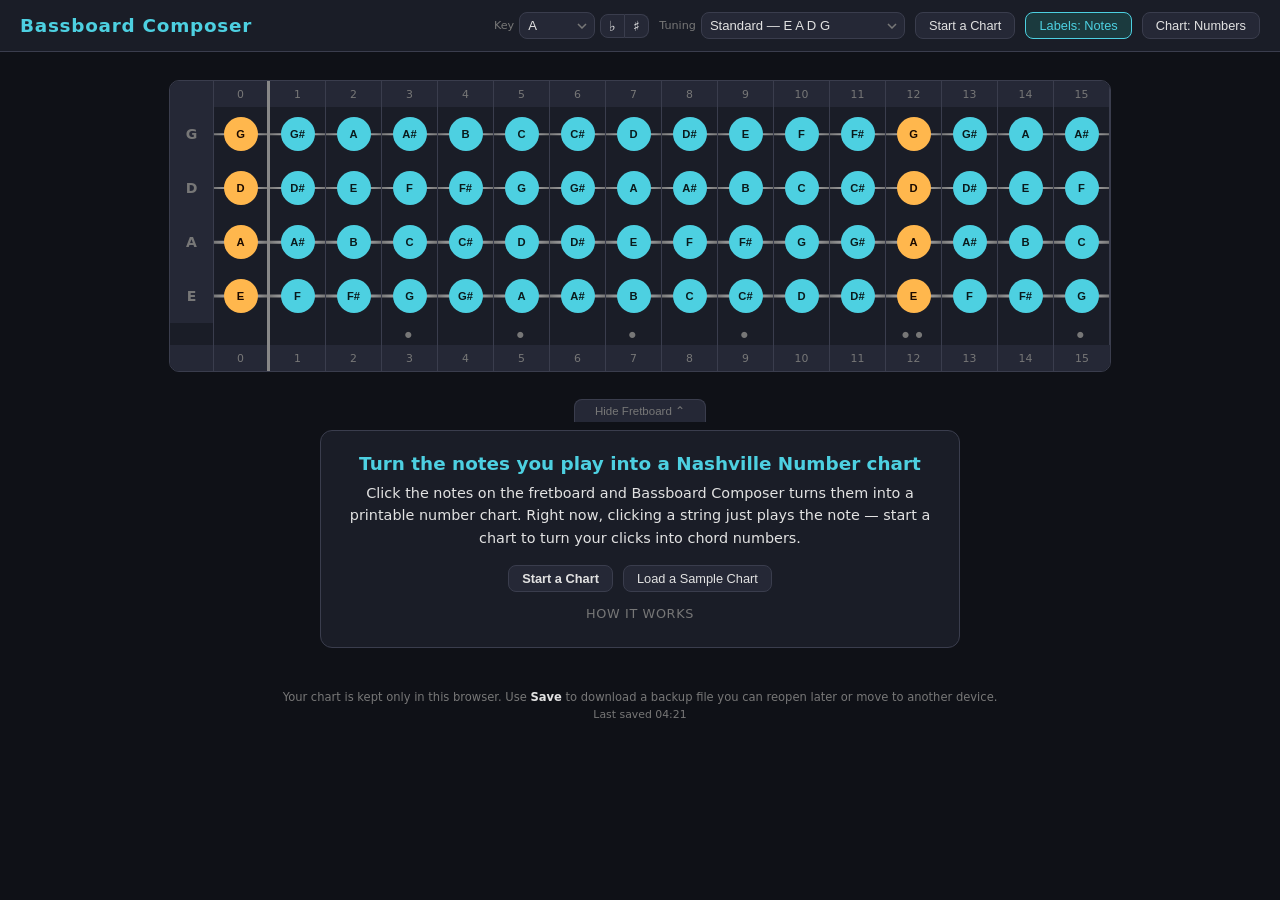
<file: index.html>
<!DOCTYPE html>
<html lang="en">
<head>
  <meta charset="UTF-8">
  <meta name="viewport" content="width=device-width, initial-scale=1.0">
  <title>Bassboard Composer</title>
  <meta name="description" content="Build Nashville Number System charts by clicking the notes you play on a bass fretboard. Free, runs in your browser.">
  <meta property="og:title" content="Bassboard Composer">
  <meta property="og:description" content="Click the notes you play on a bass fretboard and turn them into a printable Nashville Number System chart.">
  <meta property="og:type" content="website">
  <meta property="og:url" content="https://bo-boswell.github.io/bassboard-composer/">
  <link rel="icon" href="data:image/svg+xml,%3Csvg xmlns='http://www.w3.org/2000/svg' viewBox='0 0 32 32'%3E%3Crect width='32' height='32' rx='7' fill='%230f1117'/%3E%3Ccircle cx='16' cy='16' r='9' fill='%234dd0e1'/%3E%3Ctext x='16' y='21' font-family='Arial,sans-serif' font-size='13' font-weight='700' text-anchor='middle' fill='%230a1a1c'%3E1%3C/text%3E%3C/svg%3E">
  <link rel="stylesheet" href="styles.css">
</head>
<body class="label-notes">

<header>
  <div class="app-title">Bassboard Composer</div>
  <div class="header-controls">
    <div class="ctrl-group">
      <label class="ctrl-label" for="key-select">Key</label>
      <select class="ctrl-select" id="key-select">
        <option value="0">C</option>
        <option value="1">C# / D♭</option>
        <option value="2">D</option>
        <option value="3">E♭</option>
        <option value="4">E</option>
        <option value="5">F</option>
        <option value="6">F# / G♭</option>
        <option value="7">G</option>
        <option value="8">A♭</option>
        <option value="9" selected>A</option>
        <option value="10">B♭</option>
        <option value="11">B</option>
      </select>
      <div class="transpose-control" role="group" aria-label="Transpose key">
        <button class="btn xpose-btn" id="key-down-btn" title="Transpose down a half step" aria-label="Transpose down a half step">♭</button>
        <button class="btn xpose-btn" id="key-up-btn" title="Transpose up a half step" aria-label="Transpose up a half step">♯</button>
      </div>
    </div>
    <div class="ctrl-group">
      <label class="ctrl-label" for="tuning-select">Tuning</label>
      <select class="ctrl-select" id="tuning-select">
        <option value="standard">Standard — E A D G</option>
        <option value="dropD">Drop D — D A D G</option>
        <option value="halfDown">½ Step Down — E♭ A♭ D♭ G♭</option>
      </select>
    </div>
    <button class="btn" id="transcribe-btn">Start a Chart</button>
    <button class="btn active" id="label-btn">Labels: Notes</button>
    <button class="btn" id="chart-mode-btn" title="Show the chart as Nashville numbers or chord letters">Chart: Numbers</button>
  </div>
</header>

<main>
  <div class="fretboard" id="fretboard" role="group" aria-label="Bass guitar fretboard"></div>
</main>

<div class="board-toggle">
  <button class="board-toggle-btn" id="board-toggle-btn" aria-label="Collapse or expand the fretboard">Hide Fretboard ⌃</button>
</div>

<section class="intro-panel" id="intro-panel">
  <h2 class="intro-title">Turn the notes you play into a Nashville Number chart</h2>
  <p class="intro-sub">
    Click the notes on the fretboard and Bassboard Composer turns them into a printable
    number chart. Right now, clicking a string just plays the note — start a chart to turn
    your clicks into chord numbers.
  </p>
  <div class="intro-actions">
    <button class="btn intro-primary" id="intro-start-btn">Start a Chart</button>
    <button class="btn" id="intro-sample-btn">Load a Sample Chart</button>
  </div>
  <details class="intro-how">
    <summary>How it works</summary>
    <ol>
      <li>Set your <strong>key</strong>, <strong>meter</strong>, and <strong>tuning</strong> at the top.</li>
      <li>Click <strong>Start a Chart</strong>, then click fretboard notes — each one becomes a number. A note fills the rest of its bar; <strong>shift-click</strong> adds just one beat.</li>
      <li>Fine-tune length by dragging on the beat grid; add quality (minor, 7th…), a slash note, or a measure note.</li>
      <li>Use the <strong>＋</strong> on a section (or <strong>＋ Add section</strong> at the bottom) to add sections like Verse and Chorus; click a section name to rename it.</li>
      <li>The <strong>File</strong> menu holds Save, Load, Copy, View Chart, and Clear. <strong>Save</strong> downloads a backup file; <strong>View Chart</strong> opens a printable page.</li>
      <li><strong>Chart: Letters</strong> shows chord names instead of numbers. Spellings are kept simple (e.g. a flat 7 reads as B in D♭, not C♭ — no double-sharps or -flats).</li>
    </ol>
  </details>
</section>

<section class="transcribe-panel hidden" id="transcribe-panel">
  <div class="panel-toolbar">
    <div class="toolbar-left">
      <div class="menu" id="file-menu">
        <button class="btn menu-btn" id="file-menu-btn" aria-haspopup="true" aria-expanded="false">File ▾</button>
        <div class="menu-list" id="file-menu-list" hidden role="menu">
          <button class="menu-item" id="save-btn" role="menuitem">&#8681; Save…</button>
          <button class="menu-item" id="load-btn" role="menuitem">&#8679; Load…</button>
          <button class="menu-item" id="copy-btn" role="menuitem">Copy Chart</button>
          <button class="menu-item" id="view-btn" role="menuitem">View Chart</button>
          <div class="menu-sep"></div>
          <button class="menu-item" id="restore-prev-btn" role="menuitem" title="Bring back the chart that was replaced by the last Load or Clear">↩ Restore previous chart</button>
          <button class="menu-item danger" id="clear-btn" role="menuitem">Clear chart</button>
        </div>
      </div>
      <button class="btn icon-btn" id="undo-btn" title="Undo (⌘Z)" aria-label="Undo">&#8630;</button>
      <button class="btn icon-btn" id="redo-btn" title="Redo (⌘⇧Z)" aria-label="Redo">&#8631;</button>
      <button class="btn icon-btn" id="repeat-bar-btn" title="Insert a repeat-measure symbol (%) — repeats the previous bar" aria-label="Insert repeat-measure symbol">%</button>
      <button class="btn icon-btn" id="rest-btn" title="Insert a rest (silent)" aria-label="Insert a rest">R</button>
      <button class="btn icon-btn" id="mute-btn" title="Insert a muted / dead note" aria-label="Insert a muted note">X</button>
      <input type="file" id="load-input" accept=".json" style="display:none">
    </div>

    <div class="transport-group">
      <div class="transport-picker" role="group" aria-label="Playback mode">
        <button class="btn transport-seg" id="tp-play" title="Play the chart (tap again to stop)" aria-label="Play the chart">&#9654;</button>
        <button class="btn transport-seg" id="tp-playmetro" title="Play the chart with the metronome (tap again to stop)" aria-label="Play with metronome">
          <span class="tp-play-glyph">&#9654;</span>
          <svg viewBox="0 0 24 24" width="15" height="15" fill="none" stroke="currentColor" stroke-width="1.8" stroke-linecap="round" stroke-linejoin="round" aria-hidden="true">
            <path d="M9 3.5 15 3.5 19.5 20.5 4.5 20.5 Z"/><line x1="12" y1="20.5" x2="16" y2="6.5"/><circle cx="15" cy="11" r="1.5" fill="currentColor" stroke="none"/>
          </svg>
        </button>
        <button class="btn transport-seg" id="tp-metro" title="Metronome only (tap again to stop)" aria-label="Metronome only">
          <svg viewBox="0 0 24 24" width="18" height="18" fill="none" stroke="currentColor" stroke-width="1.8" stroke-linecap="round" stroke-linejoin="round" aria-hidden="true">
            <path d="M9 3.5 15 3.5 19.5 20.5 4.5 20.5 Z"/><line x1="12" y1="20.5" x2="16" y2="6.5"/><circle cx="15" cy="11" r="1.5" fill="currentColor" stroke="none"/>
          </svg>
        </button>
      </div>
      <div class="ctrl-group">
        <label class="ctrl-label" for="time-select">Time</label>
        <select class="ctrl-select" id="time-select">
          <option value="44">4/4</option>
          <option value="34">3/4</option>
          <option value="24">2/4</option>
          <option value="68">6/8</option>
        </select>
      </div>
      <div class="ctrl-group">
        <label class="ctrl-label" for="bpm-input">BPM</label>
        <input class="bpm-input" id="bpm-input" type="number" min="40" max="300" value="120">
      </div>
      <div class="ctrl-group">
        <label class="ctrl-label" for="speed-range">Speed</label>
        <input type="range" id="speed-range" min="25" max="150" value="100" step="5" class="speed-range">
        <span id="speed-label" class="speed-label">100%</span>
      </div>
    </div>

    <div class="toolbar-right">
      <input class="meta-input meta-narrow" id="song-title" type="text" placeholder="Song title…">
      <input class="meta-input meta-narrow" id="song-writer" type="text" placeholder="Writer (optional)">
    </div>
  </div>

  <div class="chart-display" id="chart-display">
    <div class="chart-empty">Click notes on the fretboard to start building your chart.</div>
  </div>

  <div class="entry-editor hidden" id="entry-editor">
    <div class="editor-symbol" id="editor-symbol"></div>
    <span class="edit-hint" id="edit-hint" style="display:none">← click fretboard to change</span>

    <div class="beat-grid-group">
      <span class="editor-label">Duration — click or drag to set</span>
      <div class="beat-grid" id="beat-grid"></div>
      <span class="beat-value-label" id="beat-value-label"></span>
    </div>

    <div class="editor-group">
      <span class="editor-label">Quality</span>
      <div class="btn-row" id="qual-btns"></div>
    </div>

    <div class="slash-group">
      <span class="editor-label">/ </span>
      <input class="slash-input" id="slash-input" type="text" maxlength="3" placeholder="—"
             title="Slash bass note (e.g. 3, 5, b7)">
    </div>

    <div class="editor-group">
      <span class="editor-label">Measure note</span>
      <input class="measure-note-input" id="measure-note-input" type="text" placeholder="Drums only, Build…" maxlength="60">
    </div>

    <button class="btn editor-icon-btn" id="insert-after-btn" title="Insert a copy of this chord after it" aria-label="Insert a copy of this chord after it">
      <svg viewBox="0 0 24 24" width="16" height="16" fill="none" stroke="currentColor" stroke-width="1.8" stroke-linecap="round" stroke-linejoin="round" aria-hidden="true"><rect x="8" y="8" width="12" height="12" rx="2"/><path d="M4 16 V4 a2 2 0 0 1 2-2 h10"/></svg>
    </button>
    <button class="btn editor-icon-btn danger" id="delete-entry-btn" title="Delete this chord" aria-label="Delete this chord">&#10005;</button>
    <button class="btn editor-icon-btn save-changes" id="save-changes-btn" title="Done editing" aria-label="Done editing" style="display:none">&#10003;</button>
  </div>
</section>

<div class="status-toast" id="status-toast" role="status" aria-live="polite"></div>

<footer class="app-footer">
  <div>Your chart is kept only in this browser. Use <strong>Save</strong> to download a backup file you can reopen later or move to another device.</div>
  <div class="saved-status" id="saved-status"></div>
</footer>

<script src="app.js"></script>
</body>
</html>
</file>
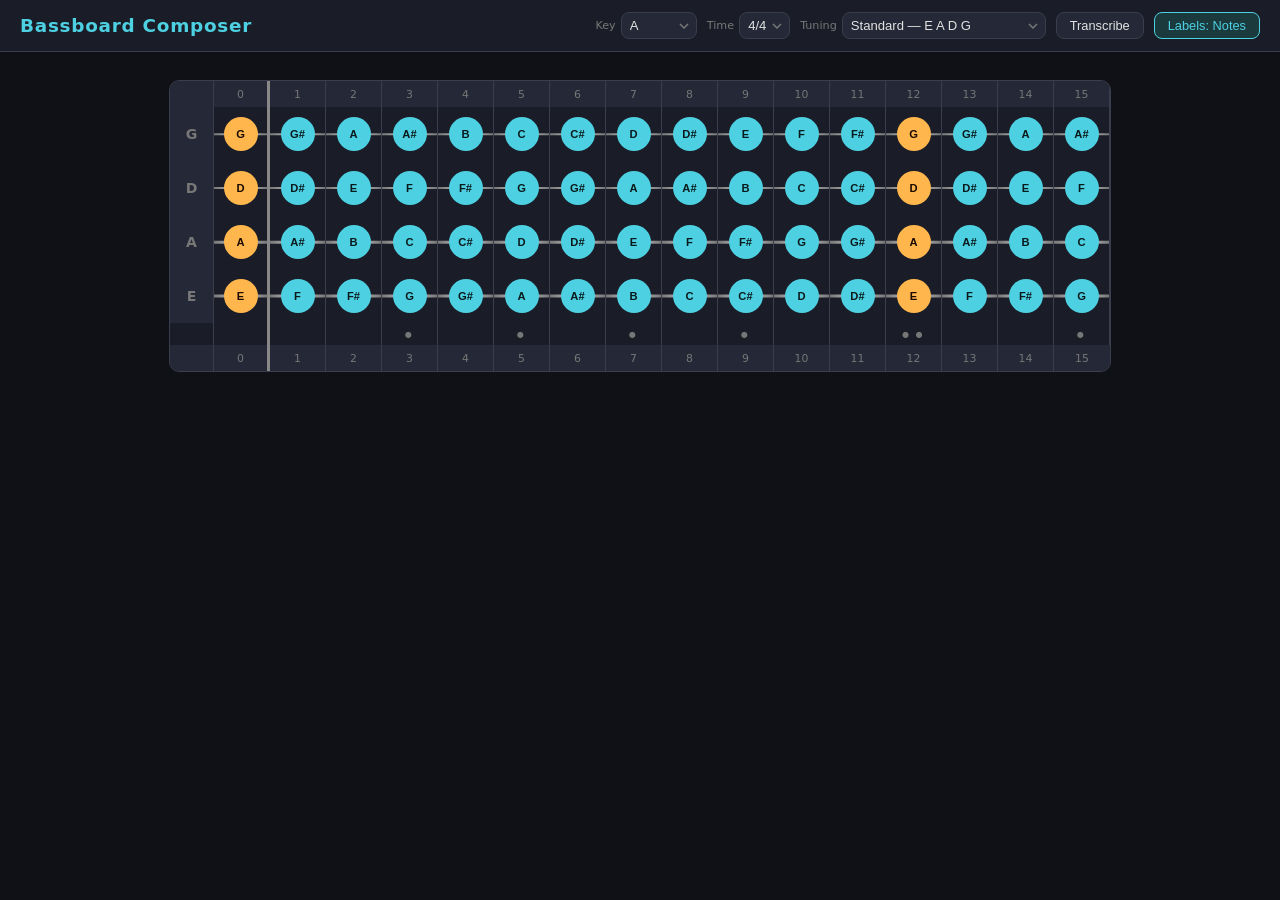
<file: bassboard-composer-v0.html>
<!DOCTYPE html>
<html lang="en">
<head>
  <meta charset="UTF-8">
  <meta name="viewport" content="width=device-width, initial-scale=1.0">
  <title>Bassboard Composer</title>
  <style>
    :root {
      --bg:        #0f1117;
      --surface:   #1a1d27;
      --surface2:  #252836;
      --accent:    #4dd0e1;
      --orange:    #ffb74d;
      --text:      #e2e2e2;
      --text-dim:  #777;
      --fret-line: #3a3d4d;
      --nut-line:  #888;
      --fw: 56px;
      --fh: 54px;
      --dot: 34px;
    }

    *, *::before, *::after { box-sizing: border-box; margin: 0; padding: 0; }

    body {
      background: var(--bg);
      color: var(--text);
      font-family: system-ui, -apple-system, 'Segoe UI', sans-serif;
      min-height: 100vh;
      display: flex;
      flex-direction: column;
    }

    /* ── Header ───────────────────────────────────────── */
    header {
      display: flex;
      align-items: center;
      justify-content: space-between;
      padding: 12px 20px;
      background: var(--surface);
      border-bottom: 1px solid var(--fret-line);
      flex-wrap: wrap;
      gap: 10px;
    }

    .app-title {
      font-size: 1.15rem;
      font-weight: 700;
      color: var(--accent);
      letter-spacing: 0.04em;
      flex-shrink: 0;
    }

    .header-controls {
      display: flex;
      align-items: center;
      gap: 10px;
      flex-wrap: wrap;
    }

    .ctrl-group {
      display: flex;
      align-items: center;
      gap: 5px;
    }

    .ctrl-label {
      font-size: 0.7rem;
      color: var(--text-dim);
    }

    .ctrl-select {
      background: var(--surface2);
      color: var(--text);
      border: 1px solid var(--fret-line);
      padding: 5px 22px 5px 8px;
      border-radius: 8px;
      font-size: 0.82rem;
      cursor: pointer;
      outline: none;
      appearance: none;
      -webkit-appearance: none;
      background-image: url("data:image/svg+xml,%3Csvg xmlns='http://www.w3.org/2000/svg' width='10' height='6'%3E%3Cpath d='M1 1l4 4 4-4' stroke='%23777' stroke-width='1.5' fill='none'/%3E%3C/svg%3E");
      background-repeat: no-repeat;
      background-position: right 7px center;
    }

    .ctrl-select:hover { border-color: var(--accent); }

    .tuning-badge {
      font-size: 0.75rem;
      color: var(--text-dim);
      background: var(--surface2);
      padding: 4px 10px;
      border-radius: 20px;
      white-space: nowrap;
    }

    .btn {
      background: var(--surface2);
      color: var(--text);
      border: 1px solid var(--fret-line);
      padding: 5px 13px;
      border-radius: 8px;
      cursor: pointer;
      font-size: 0.8rem;
      transition: background 0.12s, border-color 0.12s, color 0.12s;
      white-space: nowrap;
    }

    .btn:hover { background: #2d3148; border-color: var(--accent); }

    .btn.active {
      background: #1b3a3e;
      border-color: var(--accent);
      color: var(--accent);
    }

    /* ── Main ─────────────────────────────────────────── */
    main {
      display: flex;
      align-items: center;
      justify-content: center;
      padding: 28px 20px;
      overflow-x: auto;
    }

    /* ── Fretboard grid ───────────────────────────────── */
    .fretboard {
      display: grid;
      grid-template-columns: 44px repeat(16, var(--fw));
      background: var(--surface);
      border: 1px solid var(--fret-line);
      border-radius: 10px;
      overflow: hidden;
      user-select: none;
    }

    .ruler-cell {
      display: flex;
      align-items: center;
      justify-content: center;
      height: 26px;
      font-size: 0.68rem;
      color: var(--text-dim);
      background: var(--surface2);
      border-right: 1px solid var(--fret-line);
    }

    .ruler-cell:last-child { border-right: none; }
    .ruler-cell.nut-col    { border-right: 3px solid var(--nut-line); }

    .string-label-cell {
      display: flex;
      align-items: center;
      justify-content: center;
      height: var(--fh);
      font-size: 0.88rem;
      font-weight: 700;
      color: var(--text-dim);
      background: var(--surface2);
      border-right: 1px solid var(--fret-line);
    }

    .fret-cell {
      position: relative;
      height: var(--fh);
      display: flex;
      align-items: center;
      justify-content: center;
      border-right: 1px solid var(--fret-line);
    }

    .fret-cell:last-child { border-right: none; }
    .fret-cell.nut-col    { border-right: 3px solid var(--nut-line); }

    .fret-cell::before {
      content: '';
      position: absolute;
      left: 0; right: 0;
      top: 50%;
      height: var(--sh, 2px);
      transform: translateY(-50%);
      background: linear-gradient(90deg, #777, #bbb 40%, #bbb 60%, #777);
      pointer-events: none;
      z-index: 0;
    }

    /* ── Note dots ────────────────────────────────────── */
    .note-dot {
      position: relative;
      z-index: 1;
      width: var(--dot);
      height: var(--dot);
      border-radius: 50%;
      border: none;
      background: var(--accent);
      color: #0a1a1c;
      font-size: 0.7rem;
      font-weight: 700;
      cursor: pointer;
      display: flex;
      align-items: center;
      justify-content: center;
      transition: transform 0.1s ease, box-shadow 0.15s ease;
      flex-shrink: 0;
      outline: none;
    }

    .note-dot:hover              { transform: scale(1.15); box-shadow: 0 0 14px var(--accent); }
    .note-dot:focus-visible      { box-shadow: 0 0 0 3px rgba(77,208,225,0.5); }
    .note-dot.root               { background: var(--orange); color: #1a0a00; }
    .note-dot.root:hover         { box-shadow: 0 0 14px var(--orange); }

    .note-dot.playing            { animation: pluck      0.35s ease-out forwards; }
    .note-dot.root.playing       { animation: pluck-root 0.35s ease-out forwards; }

    @keyframes pluck {
      0%   { transform: scale(1.3); box-shadow: 0 0 22px var(--accent); }
      100% { transform: scale(1);   box-shadow: none; }
    }
    @keyframes pluck-root {
      0%   { transform: scale(1.3); box-shadow: 0 0 22px var(--orange); }
      100% { transform: scale(1);   box-shadow: none; }
    }

    .note-dot .lbl { display: none; pointer-events: none; }

    body.label-notes .note-dot .lbl-note { display: block; }
    body.label-frets .note-dot .lbl-fret { display: block; }
    body.label-nns   .note-dot .lbl-nns  { display: block; }

    /* ── NNS dot coloring (transcribe mode) ───────────── */
    body.transcribe-active .note-dot              { background: var(--accent); color: #0a1a1c; }
    body.transcribe-active .note-dot.nns-root     { background: var(--orange); color: #1a0a00; }
    body.transcribe-active .note-dot.nns-out      { background: #3a3a4a; color: #666; }
    body.transcribe-active .note-dot.nns-out:hover { box-shadow: 0 0 10px #777; }

    /* ── Position markers ─────────────────────────────── */
    .marker-cell {
      height: 22px;
      display: flex;
      align-items: center;
      justify-content: center;
      background: var(--surface);
      border-right: 1px solid var(--fret-line);
      color: var(--text-dim);
      font-size: 0.5rem;
      letter-spacing: 2px;
    }

    .marker-cell:last-child { border-right: none; }
    .marker-cell.nut-col    { border-right: 3px solid var(--nut-line); }

    /* ── Transcribe panel ─────────────────────────────── */
    .transcribe-panel {
      background: var(--surface);
      border-top: 2px solid var(--fret-line);
      padding: 16px 20px 20px;
    }

    .transcribe-panel.hidden { display: none; }

    .panel-toolbar {
      display: flex;
      align-items: flex-start;
      gap: 14px;
      flex-wrap: wrap;
      margin-bottom: 14px;
    }

    .panel-meta {
      display: flex;
      flex-direction: column;
      gap: 6px;
      flex: 1;
      min-width: 200px;
    }

    .meta-input {
      background: var(--surface2);
      color: var(--text);
      border: 1px solid var(--fret-line);
      border-radius: 8px;
      padding: 5px 10px;
      font-size: 0.82rem;
      outline: none;
    }

    .meta-input:focus { border-color: var(--accent); }

    .panel-actions {
      display: flex;
      align-items: center;
      gap: 8px;
      flex-wrap: wrap;
    }

    .section-row {
      display: flex;
      align-items: center;
      gap: 8px;
    }

    .section-input {
      background: var(--surface2);
      color: var(--text);
      border: 1px solid var(--fret-line);
      border-radius: 8px;
      padding: 5px 10px;
      font-size: 0.82rem;
      width: 155px;
      outline: none;
    }

    .section-input:focus { border-color: var(--accent); }

    /* ── Chart display ────────────────────────────────── */
    .chart-display {
      min-height: 52px;
      max-height: 240px;
      overflow-y: auto;
      padding: 4px 0 8px;
    }

    .chart-empty {
      color: var(--text-dim);
      font-size: 0.85rem;
      font-style: italic;
      padding: 10px 2px;
    }

    .section-block { margin-bottom: 14px; }

    .section-name-label {
      font-size: 0.72rem;
      font-weight: 700;
      color: var(--text-dim);
      text-transform: uppercase;
      letter-spacing: 0.1em;
      margin-bottom: 6px;
      border-bottom: 1px solid transparent;
      transition: border-color 0.15s;
      cursor: text;
      outline: none;
      display: inline-block;
      min-width: 60px;
    }
    .section-name-label:hover  { border-bottom-color: var(--fret-line); }
    .section-name-label:focus  { border-bottom-color: var(--accent); color: var(--text); }
    .section-name-label:empty::before { content: attr(data-placeholder); color: #444; }

    .bars-row {
      display: flex;
      align-items: center;
      flex-wrap: wrap;
      gap: 2px;
      row-gap: 6px;
    }

    .bar { display: flex; align-items: center; }

    .bar-sep {
      color: var(--text-dim);
      font-size: 1rem;
      padding: 0 5px;
      line-height: 1;
      user-select: none;
    }
    .bar-sep-btn {
      background: transparent;
      border: none;
      font: inherit;
      cursor: pointer;
      transition: color 0.15s;
    }
    .bar-sep-btn:hover { color: var(--accent); }
    .bar-sep.break-here { color: var(--orange); }
    .bar-sep.break-here::after {
      content: '↵';
      font-size: 0.55em;
      vertical-align: super;
      margin-left: 1px;
    }

    .entry-token {
      background: var(--surface2);
      color: var(--text);
      border: 1px solid var(--fret-line);
      border-radius: 6px;
      padding: 3px 7px;
      font-size: 0.82rem;
      font-weight: 600;
      cursor: pointer;
      transition: background 0.1s, border-color 0.1s;
      min-width: 26px;
      text-align: center;
      line-height: 1.5;
    }

    .entry-token:hover    { background: #2d3148; border-color: #666; }
    .entry-token.selected    { background: #1b3a3e; border-color: var(--accent); color: var(--accent); }
    .entry-token.playing-now { background: #1a2e1a; border-color: #66bb6a;     color: #66bb6a; box-shadow: 0 0 8px rgba(102,187,106,0.35); }
    .entry-token.subdivision { border-bottom: 2px solid currentColor; border-radius: 6px 6px 2px 2px; }

    .bpm-input {
      background: var(--surface2);
      color: var(--text);
      border: 1px solid var(--fret-line);
      border-radius: 8px;
      padding: 4px 6px;
      font-size: 0.82rem;
      width: 52px;
      text-align: center;
      outline: none;
      -moz-appearance: textfield;
      appearance: textfield;
    }
    .bpm-input::-webkit-inner-spin-button,
    .bpm-input::-webkit-outer-spin-button { -webkit-appearance: none; appearance: none; }
    .bpm-input:focus { border-color: var(--accent); }

    /* ── Entry editor ─────────────────────────────────── */
    .entry-editor {
      display: flex;
      align-items: center;
      flex-wrap: wrap;
      gap: 16px;
      padding: 12px 0 4px;
      border-top: 1px solid var(--fret-line);
      margin-top: 8px;
    }

    .entry-editor.hidden { display: none; }

    .editor-symbol {
      font-size: 1.35rem;
      font-weight: 700;
      color: var(--accent);
      min-width: 38px;
      text-align: center;
    }

    .editor-group {
      display: flex;
      align-items: center;
      gap: 6px;
    }

    .editor-label {
      font-size: 0.68rem;
      color: var(--text-dim);
      white-space: nowrap;
    }

    .btn-row { display: flex; gap: 3px; }

    .micro-btn {
      background: var(--surface2);
      color: var(--text);
      border: 1px solid var(--fret-line);
      padding: 3px 8px;
      border-radius: 6px;
      cursor: pointer;
      font-size: 0.73rem;
      font-weight: 600;
      transition: background 0.1s, border-color 0.1s;
      line-height: 1.4;
    }

    .micro-btn:hover { background: #2d3148; border-color: #666; }
    .micro-btn.sel   { background: #1b3a3e; border-color: var(--accent); color: var(--accent); }

    /* ── Beat grid ────────────────────────────────────── */
    .beat-grid-group {
      display: flex;
      flex-direction: column;
      gap: 5px;
    }

    .beat-grid {
      display: flex;
      gap: 3px;
      cursor: pointer;
      user-select: none;
      touch-action: none;
    }

    .beat-cell {
      min-width: 28px;
      max-width: 42px;
      flex: 1;
      height: 34px;
      border-radius: 6px;
      border: 1px solid var(--fret-line);
      display: flex;
      align-items: center;
      justify-content: center;
      font-size: 0.72rem;
      font-weight: 600;
      background: var(--surface2);
      color: var(--text-dim);
      transition: background 0.07s, border-color 0.07s, color 0.07s;
      pointer-events: none; /* grid handles all events */
    }

    .beat-cell.bc-mine {
      background: var(--accent);
      color: #0a1a1c;
      border-color: var(--accent);
    }

    .beat-cell.bc-free {
      background: var(--surface2);
      color: #555;
      border-color: var(--fret-line);
    }

    .beat-cell.bc-other {
      background: #1e2030;
      color: #3a3a4a;
      border-color: #2a2a38;
    }

    .beat-cell.bc-preview {
      background: rgba(77, 208, 225, 0.22);
      border-color: rgba(77, 208, 225, 0.5);
      color: var(--accent);
    }

    .beat-value-label {
      font-size: 0.7rem;
      color: var(--text-dim);
      font-style: italic;
      min-height: 1em;
    }

    /* ── Slash + other controls ───────────────────────── */
    .slash-group {
      display: flex;
      align-items: center;
      gap: 5px;
      font-size: 0.85rem;
      color: var(--text-dim);
    }

    .slash-input {
      background: var(--surface2);
      color: var(--text);
      border: 1px solid var(--fret-line);
      border-radius: 6px;
      padding: 3px 6px;
      font-size: 0.78rem;
      font-weight: 600;
      width: 42px;
      text-align: center;
      outline: none;
    }

    .slash-input:focus { border-color: var(--accent); }

    .measure-note-input {
      background: var(--surface2);
      color: var(--text);
      border: 1px solid var(--fret-line);
      border-radius: 6px;
      padding: 3px 8px;
      font-size: 0.78rem;
      width: 180px;
      outline: none;
    }
    .measure-note-input:focus { border-color: var(--accent); }

    .btn.danger       { color: #ff7070; border-color: #6a2a2a; }
    .btn.danger:hover { background: #3a1515; border-color: #ff7070; }
    .btn.save-changes       { color: var(--accent); border-color: #1a4a3e; }
    .btn.save-changes:hover { background: #1b3a3e; border-color: var(--accent); }

    .edit-hint {
      font-size: 0.68rem;
      color: var(--accent);
      opacity: 0.75;
      font-style: italic;
      white-space: nowrap;
    }

    .ref-details {
      margin-top: 14px;
      border-top: 1px solid var(--fret-line);
      padding-top: 10px;
    }
    .ref-details summary {
      font-size: 0.75rem;
      color: #888;
      cursor: pointer;
      user-select: none;
      letter-spacing: 0.05em;
      text-transform: uppercase;
    }
    .ref-details summary:hover { color: var(--text); }
    .ref-table {
      margin-top: 8px;
      width: 100%;
      border-collapse: collapse;
      font-size: 0.78rem;
    }
    .ref-table th {
      text-align: left;
      color: #888;
      font-weight: 600;
      padding: 3px 10px 3px 0;
      border-bottom: 1px solid var(--fret-line);
      font-size: 0.72rem;
      text-transform: uppercase;
      letter-spacing: 0.05em;
    }
    .ref-table td {
      padding: 4px 10px 4px 0;
      color: var(--text);
      border-bottom: 1px solid #1e2130;
    }
    .ref-table td:first-child {
      font-weight: 700;
      color: var(--accent);
      width: 52px;
    }
    .ref-diatonic { margin-top: 10px; }
    .ref-diatonic table {
      border-collapse: collapse;
      font-size: 0.78rem;
    }
    .ref-diatonic td {
      padding: 3px 12px 3px 0;
      color: var(--text);
    }
    .ref-diatonic td:first-child {
      font-weight: 700;
      color: var(--accent);
      width: 28px;
    }
    .ref-sub-label {
      font-size: 0.72rem;
      color: #888;
      text-transform: uppercase;
      letter-spacing: 0.05em;
      margin: 10px 0 4px;
    }

    /* ── Responsive ───────────────────────────────────── */
    @media (max-width: 1060px) {
      :root { --fw: 46px; --fh: 50px; --dot: 30px; }
    }
    @media (max-width: 820px) {
      :root { --fw: 36px; --fh: 44px; --dot: 26px; }
      .note-dot { font-size: 0.62rem; }
    }
    @media (max-width: 620px) {
      :root { --fw: 28px; --fh: 40px; --dot: 22px; }
      .note-dot { font-size: 0.55rem; }
    }
  </style>
</head>
<body class="label-notes">

<header>
  <div class="app-title">Bassboard Composer</div>
  <div class="header-controls">
    <div class="ctrl-group">
      <label class="ctrl-label" for="key-select">Key</label>
      <select class="ctrl-select" id="key-select">
        <option value="0">C</option>
        <option value="1">C# / D♭</option>
        <option value="2">D</option>
        <option value="3">E♭</option>
        <option value="4">E</option>
        <option value="5">F</option>
        <option value="6">F# / G♭</option>
        <option value="7">G</option>
        <option value="8">A♭</option>
        <option value="9" selected>A</option>
        <option value="10">B♭</option>
        <option value="11">B</option>
      </select>
    </div>
    <div class="ctrl-group">
      <label class="ctrl-label" for="time-select">Time</label>
      <select class="ctrl-select" id="time-select">
        <option value="44">4/4</option>
        <option value="34">3/4</option>
        <option value="24">2/4</option>
        <option value="68">6/8</option>
      </select>
    </div>
    <div class="ctrl-group">
      <label class="ctrl-label" for="tuning-select">Tuning</label>
      <select class="ctrl-select" id="tuning-select">
        <option value="standard">Standard — E A D G</option>
        <option value="dropD">Drop D — D A D G</option>
        <option value="halfDown">½ Step Down — E♭ A♭ D♭ G♭</option>
        <option value="fullDown">Full Step Down — D G C F</option>
        <option value="dropC">Drop C — C G C F</option>
      </select>
    </div>
    <button class="btn" id="transcribe-btn">Transcribe</button>
    <button class="btn active" id="label-btn">Labels: Notes</button>
  </div>
</header>

<main>
  <div class="fretboard" id="fretboard" role="group" aria-label="Bass guitar fretboard"></div>
</main>

<section class="transcribe-panel hidden" id="transcribe-panel">
  <div class="panel-toolbar">
    <div class="panel-meta">
      <input class="meta-input" id="song-title" type="text" placeholder="Song title…">
      <input class="meta-input" id="song-writer" type="text" placeholder="Writer / Composer (optional)">
      <input class="meta-input" id="song-tempo" type="text" placeholder="Tempo (e.g. 120 BPM)">
    </div>
    <div class="panel-actions">
      <div class="section-row">
        <input class="section-input" id="section-name" type="text" placeholder="Section (Intro, Verse…)">
        <button class="btn" id="add-section-btn">+ Section</button>
      </div>
      <div class="section-row">
        <button class="btn" id="play-btn">&#9654; Play</button>
        <button class="btn" id="metro-btn" title="Click metronome during playback">&#9834; Metro</button>
        <div class="ctrl-group">
          <label class="ctrl-label" for="bpm-input">BPM</label>
          <input class="bpm-input" id="bpm-input" type="number" min="40" max="300" value="120">
        </div>
      </div>
      <button class="btn" id="undo-btn">Undo</button>
      <button class="btn active" id="copy-btn">Copy Chart</button>
      <button class="btn" id="view-btn">View Chart</button>
      <div class="section-row">
        <button class="btn" id="save-btn">&#8681; Save</button>
        <button class="btn" id="load-btn">&#8679; Load</button>
        <input type="file" id="load-input" accept=".json" style="display:none">
      </div>
      <button class="btn danger" id="clear-btn">Clear</button>
    </div>
  </div>

  <div class="chart-display" id="chart-display">
    <div class="chart-empty">Click notes on the fretboard to start building your chart.</div>
  </div>

  <details class="ref-details">
    <summary>NNS Reference</summary>

    <p class="ref-sub-label">Quality markers</p>
    <table class="ref-table">
      <thead><tr><th>Symbol</th><th>Meaning</th></tr></thead>
      <tbody>
        <tr><td>—</td><td>Major (no marker needed)</td></tr>
        <tr><td>-</td><td>Minor</td></tr>
        <tr><td>°</td><td>Diminished</td></tr>
        <tr><td>+</td><td>Augmented</td></tr>
        <tr><td>sus</td><td>Suspended (sus4)</td></tr>
        <tr><td>7</td><td>Dominant 7th</td></tr>
        <tr><td>maj7</td><td>Major 7th</td></tr>
        <tr><td>m7</td><td>Minor 7th</td></tr>
      </tbody>
    </table>

    <p class="ref-sub-label">Diatonic defaults in a major key</p>
    <div class="ref-diatonic">
      <table>
        <tr><td>1</td><td>Major</td></tr>
        <tr><td>2</td><td>Minor (2-) — auto-applied</td></tr>
        <tr><td>3</td><td>Minor (3-) — <em>exceptions common</em></td></tr>
        <tr><td>4</td><td>Major</td></tr>
        <tr><td>5</td><td>Major (dominant)</td></tr>
        <tr><td>6</td><td>Minor (6-) — auto-applied</td></tr>
        <tr><td>7</td><td>Diminished (7°) — <em>exceptions common</em></td></tr>
      </tbody>
      </table>
    </div>
  </details>

  <div class="entry-editor hidden" id="entry-editor">
    <div class="editor-symbol" id="editor-symbol"></div>
    <span class="edit-hint" id="edit-hint" style="display:none">← click fretboard to change</span>

    <div class="beat-grid-group">
      <span class="editor-label">Duration — click or drag to set</span>
      <div class="beat-grid" id="beat-grid"></div>
      <span class="beat-value-label" id="beat-value-label"></span>
    </div>

    <div class="editor-group">
      <span class="editor-label">Quality</span>
      <div class="btn-row" id="qual-btns"></div>
    </div>

    <div class="slash-group">
      <span class="editor-label">/ </span>
      <input class="slash-input" id="slash-input" type="text" maxlength="3" placeholder="—"
             title="Slash bass note (e.g. 3, 5, b7)">
    </div>

    <div class="editor-group">
      <span class="editor-label">Measure note</span>
      <input class="measure-note-input" id="measure-note-input" type="text" placeholder="Drums only, Build…" maxlength="60">
    </div>

    <button class="btn danger" id="delete-entry-btn">Delete</button>
    <button class="btn save-changes" id="save-changes-btn" style="display:none">Save Changes</button>
  </div>
</section>

<script>
  /* ── Constants ───────────────────────────────────── */

  const CHROMATIC    = ['C','C#','D','D#','E','F','F#','G','G#','A','A#','B'];
  const MAJOR_SCALE  = [0, 2, 4, 5, 7, 9, 11];
  const DEGREE_NAMES = ['1','2','3','4','5','6','7'];
  const CHROM_DEG    = {1:'b2', 3:'b3', 6:'b5', 8:'b6', 10:'b7'};
  const KEY_NAMES    = ['C','C#','D','Eb','E','F','F#','G','Ab','A','Bb','B'];

  /*
   * cellsPerBar  = how many cells the beat grid shows (= time sig numerator)
   * cellsPerComp = how many cells equal one NNS "chord slot" in text output
   *                (1 for simple meters; 3 for 6/8 compound beats)
   * cellName     = plain-English name for one cell
   */
  // Accent level per cell position within a bar ('strong' = downbeat, 'medium' = secondary beat)
  const METRO_ACCENT = {
    '4/4': ['strong', 'soft', 'medium', 'soft'],
    '3/4': ['strong', 'soft', 'soft'],
    '2/4': ['strong', 'soft'],
    '6/8': ['strong', 'soft', 'soft', 'medium', 'soft', 'soft'],
  };

  const TIME_SIG_DATA = {
    '4/4': { cellsPerBar: 4, cellsPerComp: 1, cellName: 'quarter note'  },
    '3/4': { cellsPerBar: 3, cellsPerComp: 1, cellName: 'quarter note'  },
    '2/4': { cellsPerBar: 2, cellsPerComp: 1, cellName: 'quarter note'  },
    '6/8': { cellsPerBar: 6, cellsPerComp: 3, cellName: 'eighth note'   },
  };

  /* Human-readable note-value names for common cell counts */
  const NOTE_VALUE_LABELS = {
    '4/4': { 1:'quarter note', 2:'half note', 3:'dotted half', 4:'whole note (full bar)' },
    '3/4': { 1:'quarter note', 2:'half note', 3:'dotted half (full bar)' },
    '2/4': { 1:'quarter note', 2:'half note (full bar)' },
    '6/8': { 1:'eighth note', 2:'quarter note', 3:'dotted quarter', 4:'dotted quarter + eighth', 6:'dotted half (full bar)' },
  };

  const TUNINGS = {
    standard: [
      { name:'G', midi:55, thickness:1.5 },
      { name:'D', midi:50, thickness:2   },
      { name:'A', midi:45, thickness:2.5 },
      { name:'E', midi:40, thickness:3   },
    ],
    dropD: [
      { name:'G', midi:55, thickness:1.5 },
      { name:'D', midi:50, thickness:2   },
      { name:'A', midi:45, thickness:2.5 },
      { name:'D', midi:38, thickness:3   },
    ],
    halfDown: [
      { name:'G♭', midi:54, thickness:1.5 },
      { name:'D♭', midi:49, thickness:2   },
      { name:'A♭', midi:44, thickness:2.5 },
      { name:'E♭', midi:39, thickness:3   },
    ],
    fullDown: [
      { name:'F', midi:53, thickness:1.5 },
      { name:'C', midi:48, thickness:2   },
      { name:'G', midi:43, thickness:2.5 },
      { name:'D', midi:38, thickness:3   },
    ],
    dropC: [
      { name:'F', midi:53, thickness:1.5 },
      { name:'C', midi:48, thickness:2   },
      { name:'G', midi:43, thickness:2.5 },
      { name:'C', midi:36, thickness:3   },
    ],
  };

  let STRINGS = TUNINGS.standard;

  const FRET_COUNT = 15;
  const MARKERS    = { 3:1, 5:1, 7:1, 9:1, 12:2, 15:1 };

  const LABEL_MODES = ['notes','frets','nns','none'];
  const LABEL_TEXT  = { notes:'Labels: Notes', frets:'Labels: Frets', nns:'Labels: NNS', none:'Labels: Off' };
  let labelIndex = 0;

  /* ── Audio ───────────────────────────────────────── */

  let audioCtx = null;

  function ensureAudio() {
    if (!audioCtx) audioCtx = new (window.AudioContext || window.webkitAudioContext)();
    if (audioCtx.state === 'suspended') audioCtx.resume();
  }

  function midiToHz(midi) { return 440 * Math.pow(2, (midi - 69) / 12); }

  let masterPlayGain = null;

  function ensureMasterGain() {
    ensureAudio();
    if (!masterPlayGain) {
      masterPlayGain = audioCtx.createGain();
      masterPlayGain.connect(audioCtx.destination);
    }
    return masterPlayGain;
  }

  // durationSecs: if provided, note sustains for that duration then releases cleanly.
  // If omitted, falls back to a natural pluck decay (used for fretboard clicks).
  function synthNote(midi, startTime, dest, durationSecs) {
    const ctx = audioCtx, freq = midiToHz(midi), now = startTime;

    const gain   = ctx.createGain();
    const filter = ctx.createBiquadFilter();
    filter.type    = 'lowpass';
    filter.Q.value = 1.0;

    let stopAt;
    if (durationSecs && durationSecs > 0.05) {
      // Sustain envelope: attack → decay to sustain level → hold → release
      const atkEnd   = now + 0.010;
      const decEnd   = now + 0.160;
      const relStart = now + Math.max(0.160, durationSecs - 0.08);
      const relEnd   = now + durationSecs + 0.05;
      gain.gain.setValueAtTime(0,    now);
      gain.gain.linearRampToValueAtTime(0.5,  atkEnd);
      gain.gain.exponentialRampToValueAtTime(0.32, decEnd);
      gain.gain.setValueAtTime(0.32, relStart);
      gain.gain.exponentialRampToValueAtTime(0.001, relEnd);
      // Filter: quick bright transient then settle warm
      filter.frequency.setValueAtTime(1200, now);
      filter.frequency.exponentialRampToValueAtTime(420, now + 0.10);
      stopAt = relEnd + 0.02;
    } else {
      // Pluck envelope (fretboard clicks)
      gain.gain.setValueAtTime(0,     now);
      gain.gain.linearRampToValueAtTime(0.55, now + 0.008);
      gain.gain.exponentialRampToValueAtTime(0.001, now + 1.9);
      filter.frequency.setValueAtTime(1400, now);
      filter.frequency.exponentialRampToValueAtTime(200, now + 0.45);
      stopAt = now + 2.1;
    }

    const osc1 = ctx.createOscillator();
    osc1.type = 'sawtooth';
    osc1.frequency.value = freq;

    const osc2    = ctx.createOscillator();
    osc2.type     = 'sine';
    osc2.frequency.value = freq / 2;

    const subGain = ctx.createGain();
    subGain.gain.value = 0.45;

    osc1.connect(gain);
    osc2.connect(subGain);
    subGain.connect(gain);
    gain.connect(filter);
    filter.connect(dest);

    osc1.start(now); osc2.start(now);
    osc1.stop(stopAt); osc2.stop(stopAt);
  }

  function playNote(midi) {
    ensureAudio();
    synthNote(midi, audioCtx.currentTime, audioCtx.destination); // no durationSecs → pluck
  }

  /* ── Playback ────────────────────────────────────── */

  const DEGREE_TO_SEMI = {
    '1':0,'b2':1,'2':2,'b3':3,'3':4,'4':5,'b5':6,'5':7,'b6':8,'6':9,'b7':10,'7':11
  };

  function entryToMidi(entry) {
    const semi = DEGREE_TO_SEMI[entry.degree] ?? 0;
    let midi = (chart.keyMidi % 12) + 36 + semi; // root anchored at octave 2
    if (midi > 55) midi -= 12;                    // keep within comfortable bass range
    return midi;
  }

  function secsPerCell(bpm) {
    // 6/8: BPM = dotted-quarter = 3 eighths; otherwise BPM = quarter note
    return chart.timeSig === '6/8' ? 20 / bpm : 60 / bpm;
  }

  let isPlaying        = false;
  let playbackTimeouts = [];
  let metronomeOn      = false;

  function scheduleClick(time, accent, medium) {
    const ctx  = audioCtx;
    const freq = accent ? 1200 : medium ? 900 : 700;
    const vol  = accent ? 0.38 : medium ? 0.26 : 0.18;

    const osc  = ctx.createOscillator();
    const gain = ctx.createGain();
    osc.type = 'sine';
    osc.frequency.value = freq;
    gain.gain.setValueAtTime(0,   time);
    gain.gain.linearRampToValueAtTime(vol,   time + 0.002);
    gain.gain.exponentialRampToValueAtTime(0.001, time + 0.065);
    osc.connect(gain);
    gain.connect(ensureMasterGain());
    osc.start(time);
    osc.stop(time + 0.075);
  }

  function updatePlayBtn() {
    const btn = document.getElementById('play-btn');
    btn.textContent = isPlaying ? '■ Stop' : '▶ Play';
    btn.classList.toggle('active', isPlaying);
  }

  function highlightPlayingEntry(id) {
    document.querySelectorAll('.entry-token').forEach(t => {
      t.classList.toggle('playing-now', id !== null && parseInt(t.dataset.entryId) === id);
    });
  }

  function stopPlayback() {
    isPlaying = false;
    playbackTimeouts.forEach(clearTimeout);
    playbackTimeouts = [];
    if (masterPlayGain) {
      const t = audioCtx.currentTime;
      masterPlayGain.gain.setValueAtTime(masterPlayGain.gain.value, t);
      masterPlayGain.gain.linearRampToValueAtTime(0, t + 0.08);
      setTimeout(() => { if (masterPlayGain) { masterPlayGain.disconnect(); masterPlayGain = null; } }, 200);
    }
    highlightPlayingEntry(null);
    updatePlayBtn();
  }

  function startPlayback() {
    const hasEntries = chart.sections.some(s => s.entries.length > 0);
    if (!hasEntries && !metronomeOn) return;
    ensureAudio();

    const bpm = Math.max(40, Math.min(300, parseInt(document.getElementById('bpm-input').value) || 120));
    const spc = secsPerCell(bpm);

    isPlaying = true;
    updatePlayBtn();

    const mg = ensureMasterGain();
    mg.gain.setValueAtTime(1, audioCtx.currentTime);

    if (!hasEntries) {
      // Metronome-only: schedule 8 minutes of clicks; user stops manually
      const pattern = METRO_ACCENT[chart.timeSig] || METRO_ACCENT['4/4'];
      const end = audioCtx.currentTime + 0.05 + 480;
      let mt = audioCtx.currentTime + 0.05, cell = 0;
      while (mt < end) {
        const level = pattern[cell % chart.cellsPerBar] || 'soft';
        scheduleClick(mt, level === 'strong', level === 'medium');
        mt += spc; cell++;
      }
      return;
    }

    // Normal playback: optional count-in, then notes + metronome
    const countInSecs = metronomeOn ? 4 * spc * chart.cellsPerComp : 0;
    let t = audioCtx.currentTime + 0.05 + countInSecs;
    const events = [];
    for (const sec of chart.sections) {
      for (const entry of sec.entries) {
        events.push({ entry, at: t });
        t += entry.duration * spc;
      }
    }

    events.forEach(ev => {
      synthNote(entryToMidi(ev.entry), ev.at, mg, ev.entry.duration * spc);
      const delayMs = (ev.at - audioCtx.currentTime) * 1000;
      playbackTimeouts.push(setTimeout(() => highlightPlayingEntry(ev.entry.id), delayMs));
    });

    if (metronomeOn) {
      const pattern = METRO_ACCENT[chart.timeSig] || METRO_ACCENT['4/4'];
      let mt = audioCtx.currentTime + 0.05, cell = 0;
      while (mt < t) {
        const level = pattern[cell % chart.cellsPerBar] || 'soft';
        scheduleClick(mt, level === 'strong', level === 'medium');
        mt += spc; cell++;
      }
    }

    const totalMs = (t - audioCtx.currentTime) * 1000;
    playbackTimeouts.push(setTimeout(stopPlayback, totalMs));
  }

  /* ── NNS utilities ───────────────────────────────── */

  function getNNSDegree(noteMidi, keyMidi) {
    const interval = (noteMidi - keyMidi + 120) % 12;
    const idx = MAJOR_SCALE.indexOf(interval);
    return idx >= 0 ? DEGREE_NAMES[idx] : (CHROM_DEG[interval] || '?');
  }

  function getNoteValueLabel(cells, timeSig) {
    const map = NOTE_VALUE_LABELS[timeSig];
    if (map && map[cells]) return map[cells];
    const d = TIME_SIG_DATA[timeSig];
    return `${cells} ${d ? d.cellName : 'beat'}${cells !== 1 ? 's' : ''}`;
  }

  /* ── Chart state ─────────────────────────────────── */

  let chart = {
    keyMidi:      9,
    timeSig:      '4/4',
    cellsPerBar:  4,
    cellsPerComp: 1,
    sections:     [{ name: '', entries: [], breaks: [], barNotes: {} }],
    currentSec:   0,
    selectedId:   null,
    lastAddedId:  null,
    nextId:       0,
  };

  let transcribeMode = false;

  /* ── Fretboard ───────────────────────────────────── */

  function noteName(midi)   { return CHROMATIC[midi % 12]; }
  function noteOctave(midi) { return Math.floor(midi / 12) - 1; }

  function buildFretboard() {
    const fb = document.getElementById('fretboard');
    appendRuler(fb);
    STRINGS.forEach(str => {
      const label = document.createElement('div');
      label.className = 'string-label-cell';
      label.textContent = str.name;
      fb.appendChild(label);

      for (let f = 0; f <= FRET_COUNT; f++) {
        const midi   = str.midi + f;
        const name   = noteName(midi);
        const oct    = noteOctave(midi);
        const isRoot = name === str.name;

        const cell = document.createElement('div');
        cell.className = 'fret-cell' + (f === 0 ? ' nut-col' : '');
        cell.style.setProperty('--sh', str.thickness + 'px');

        const btn = document.createElement('button');
        btn.className = 'note-dot' + (isRoot ? ' root' : '');
        btn.title = `${name}${oct} · fret ${f}`;
        btn.setAttribute('aria-label', `Play ${name}${oct}, fret ${f}, ${str.name} string`);
        btn.dataset.midi = midi;

        const mkSpan = (cls, txt) => {
          const s = document.createElement('span');
          s.className = 'lbl ' + cls;
          s.textContent = txt;
          s.setAttribute('aria-hidden', 'true');
          return s;
        };

        btn.appendChild(mkSpan('lbl-note', name));
        btn.appendChild(mkSpan('lbl-fret', f));
        btn.appendChild(mkSpan('lbl-nns',  ''));

        btn.addEventListener('click', (ev) => {
          playNote(midi);
          triggerAnimation(btn);
          if (transcribeMode) {
            if (!ev.shiftKey && chart.selectedId !== null) {
              // Edit mode: replace degree of selected entry
              const entry = findEntry(chart.selectedId);
              if (entry) {
                const newDeg = getNNSDegree(midi, chart.keyMidi);
                const DIATONIC = { '2': '-', '6': '-' };
                entry.degree  = newDeg;
                entry.quality = DIATONIC[newDeg] || '';
                renderChart();
              }
            } else {
              addEntry(midi, ev.shiftKey);
            }
          }
        });

        cell.appendChild(btn);
        fb.appendChild(cell);
      }
    });
    appendMarkers(fb);
    appendRuler(fb);
  }

  function appendRuler(fb) {
    const corner = document.createElement('div');
    corner.className = 'ruler-cell';
    fb.appendChild(corner);

    const open = document.createElement('div');
    open.className = 'ruler-cell nut-col';
    open.textContent = '0';
    fb.appendChild(open);

    for (let f = 1; f <= FRET_COUNT; f++) {
      const c = document.createElement('div');
      c.className = 'ruler-cell';
      c.textContent = f;
      fb.appendChild(c);
    }
  }

  function appendMarkers(fb) {
    const spacer = document.createElement('div');
    spacer.className = 'marker-cell';
    fb.appendChild(spacer);

    for (let f = 0; f <= FRET_COUNT; f++) {
      const c = document.createElement('div');
      const n = MARKERS[f] || 0;
      c.className = 'marker-cell' + (f === 0 ? ' nut-col' : '');
      if (n === 2) c.textContent = '● ●';
      else if (n === 1) c.textContent = '●';
      fb.appendChild(c);
    }
  }

  function triggerAnimation(btn) {
    btn.classList.remove('playing');
    void btn.offsetWidth;
    btn.classList.add('playing');
    btn.addEventListener('animationend', () => btn.classList.remove('playing'), { once: true });
  }

  function updateNNSLabels() {
    document.querySelectorAll('.note-dot').forEach(btn => {
      const midi     = parseInt(btn.dataset.midi);
      const interval = (midi - chart.keyMidi + 120) % 12;
      const degree   = getNNSDegree(midi, chart.keyMidi);

      const span = btn.querySelector('.lbl-nns');
      if (span) span.textContent = degree;

      btn.classList.remove('nns-root', 'nns-in', 'nns-out');
      if (interval === 0)                      btn.classList.add('nns-root');
      else if (MAJOR_SCALE.includes(interval)) btn.classList.add('nns-in');
      else                                     btn.classList.add('nns-out');
    });
  }

  /* ── Label toggle ────────────────────────────────── */

  document.getElementById('label-btn').addEventListener('click', () => {
    labelIndex = (labelIndex + 1) % LABEL_MODES.length;
    const mode = LABEL_MODES[labelIndex];
    document.body.className = document.body.className.replace(/label-\S+/g, '').trim() + ' label-' + mode;
    const btn = document.getElementById('label-btn');
    btn.textContent = LABEL_TEXT[mode];
    btn.classList.toggle('active', mode !== 'none');
  });

  /* ── Key / time sig / tuning controls ───────────── */

  document.getElementById('tuning-select').addEventListener('change', e => {
    STRINGS = TUNINGS[e.target.value] || TUNINGS.standard;
    const fb = document.getElementById('fretboard');
    fb.innerHTML = '';
    buildFretboard();
    updateNNSLabels();
  });

  document.getElementById('key-select').addEventListener('change', e => {
    chart.keyMidi = parseInt(e.target.value);
    updateNNSLabels();
    renderChart();
  });

  document.getElementById('time-select').addEventListener('change', e => {
    const map = { '44':'4/4', '34':'3/4', '24':'2/4', '68':'6/8' };
    chart.timeSig     = map[e.target.value] || '4/4';
    chart.cellsPerBar = TIME_SIG_DATA[chart.timeSig].cellsPerBar;
    chart.cellsPerComp= TIME_SIG_DATA[chart.timeSig].cellsPerComp;
    renderChart();
  });

  /* ── Transcribe mode toggle ──────────────────────── */

  document.getElementById('transcribe-btn').addEventListener('click', () => {
    transcribeMode = !transcribeMode;
    const panel = document.getElementById('transcribe-panel');
    const btn   = document.getElementById('transcribe-btn');
    panel.classList.toggle('hidden', !transcribeMode);
    btn.classList.toggle('active', transcribeMode);
    btn.textContent = transcribeMode ? 'Transcribing…' : 'Transcribe';
    document.body.classList.toggle('transcribe-active', transcribeMode);

    if (transcribeMode && labelIndex === 0) {
      labelIndex = LABEL_MODES.indexOf('nns');
      document.body.className = document.body.className.replace(/label-\S+/g, '').trim() + ' label-nns';
      const lb = document.getElementById('label-btn');
      lb.textContent = LABEL_TEXT['nns'];
      lb.classList.add('active');
    }
  });

  /* ── Chart entry management ──────────────────────── */

  function addEntry(noteMidi, fullMeasure = false) {
    const sec = chart.sections[chart.currentSec];
    if (sec.entries.length === 0 && !sec.name) {
      const v = document.getElementById('section-name').value.trim();
      if (v) sec.name = v;
    }
    const totalCells  = sec.entries.reduce((s, e) => s + e.duration, 0);
    const usedInBar   = totalCells % chart.cellsPerBar;
    const remaining   = usedInBar === 0 ? chart.cellsPerBar : chart.cellsPerBar - usedInBar;
    const preferred   = fullMeasure ? chart.cellsPerBar : Math.ceil(chart.cellsPerBar / 2);
    const dur         = Math.min(preferred, remaining);
    const degree = getNNSDegree(noteMidi, chart.keyMidi);
    const DIATONIC = { '2': '-', '6': '-' };
    const entry = { id: chart.nextId++, degree,
                    quality: DIATONIC[degree] || '', slash: '', duration: dur };
    sec.entries.push(entry);
    chart.lastAddedId = entry.id;
    chart.selectedId  = null;
    renderChart();
  }

  function getEntrySymbol(e) {
    return e.degree + e.quality + (e.slash ? '/' + e.slash : '');
  }

  function isSubdivision(e) {
    return e.duration < chart.cellsPerComp;
  }

  function underlineNNS(sym) {
    return [...sym].map(c => c + '̲').join('');
  }

  function escHtml(s) {
    return s.replace(/&/g, '&amp;').replace(/</g, '&lt;').replace(/>/g, '&gt;');
  }

  // Returns tick count for an entry when its bar has unequal durations; 0 = no ticks
  function getTickCount(entry, bar) {
    if (bar.length <= 1) return 0;
    const allEqual = bar.every(e => e.duration === bar[0].duration);
    if (allEqual) return 0;
    return entry.duration; // ticks = cell count (eighth notes in 6/8, quarter notes in 4/4)
  }

  function tickStr(n) { return "'".repeat(n); }

  function sectionAbbr(name) {
    if (!name) return '';
    const lower = name.trim().toLowerCase();
    const map = {
      'intro': 'In', 'introduction': 'In',
      'verse': 'V',
      'pre-chorus': 'PC', 'prechorus': 'PC', 'pre chorus': 'PC',
      'chorus': 'Ch',
      'bridge': 'B',
      'refrain': 'Ref',
      'outro': 'Out',
      'solo': 'Sol',
      'tag': 'Tag',
      'interlude': 'Int',
      'instrumental': 'Inst',
    };
    if (map[lower]) return map[lower];
    const words = name.trim().split(/\s+/);
    if (words.length >= 2) return words.map(w => w[0].toUpperCase()).join('').slice(0, 4);
    return name.slice(0, 3);
  }

  function getBarIndexForEntry(entryId) {
    for (const sec of chart.sections) {
      const bars = groupIntoBars(sec.entries, chart.cellsPerBar);
      for (let i = 0; i < bars.length; i++) {
        if (bars[i].some(e => e.id === entryId)) return { sec, barIdx: i };
      }
    }
    return null;
  }

  function findEntry(id) {
    for (const sec of chart.sections) {
      const e = sec.entries.find(x => x.id === id);
      if (e) return e;
    }
    return null;
  }

  function groupIntoBars(entries, cellsPerBar) {
    const bars = [];
    let bar = [], sum = 0;
    for (const e of entries) {
      bar.push(e);
      sum += e.duration;
      if (sum >= cellsPerBar - 0.01) { bars.push(bar); bar = []; sum = 0; }
    }
    if (bar.length) bars.push(bar);
    return bars;
  }

  /*
   * Returns bar context for the given entry ID:
   *   bar          – array of entries in that bar
   *   cellMap      – array length cellsPerBar: {entryId, isSelected}
   *   entryStart   – cell index where this entry begins
   *   maxCells     – maximum cells this entry can occupy (can't overlap following entries)
   *   entryIndex   – position of entry in bar array
   */
  function getBarInfo(entryId) {
    for (const sec of chart.sections) {
      const bars = groupIntoBars(sec.entries, chart.cellsPerBar);
      for (const bar of bars) {
        let pos = 0, foundIdx = -1, entryStart = 0;

        for (let i = 0; i < bar.length; i++) {
          if (bar[i].id === entryId) { foundIdx = i; entryStart = pos; }
          pos += bar[i].duration;
        }
        if (foundIdx < 0) continue;

        let followingCells = 0;
        for (let i = foundIdx + 1; i < bar.length; i++) followingCells += bar[i].duration;
        const maxCells = chart.cellsPerBar - entryStart - followingCells;

        const cellMap = [];
        let p = 0;
        for (const e of bar) {
          for (let c = 0; c < e.duration; c++) {
            cellMap.push({ entryId: e.id, isSelected: e.id === entryId });
            p++;
          }
        }
        while (p < chart.cellsPerBar) { cellMap.push({ entryId: null, isSelected: false }); p++; }

        return { bar, cellMap, entryStart, maxCells, entryIndex: foundIdx };
      }
    }
    return null;
  }

  /* ── Beat grid ───────────────────────────────────── */

  let beatDragging = false;

  function renderBeatGrid(entry) {
    const grid  = document.getElementById('beat-grid');
    const label = document.getElementById('beat-value-label');
    const info  = getBarInfo(entry.id);
    grid.innerHTML = '';
    if (!info) { label.textContent = ''; return; }

    for (let i = 0; i < chart.cellsPerBar; i++) {
      const cell = document.createElement('div');
      cell.className = 'beat-cell';
      cell.dataset.cellIdx = i;
      cell.textContent = i + 1;

      const cd = info.cellMap[i];
      if (cd.isSelected) {
        cell.classList.add('bc-mine');
      } else if (cd.entryId !== null) {
        cell.classList.add('bc-other');
      } else if (i >= info.entryStart && i < info.entryStart + info.maxCells) {
        cell.classList.add('bc-free');
      } else {
        cell.classList.add('bc-other');
      }
      grid.appendChild(cell);
    }

    label.textContent = '= ' + getNoteValueLabel(entry.duration, chart.timeSig);
  }

  /* Lightweight refresh during drag — updates cell classes without re-rendering the grid DOM */
  function refreshBeatGrid(entry) {
    const info = getBarInfo(entry.id);
    if (!info) return;

    const cells = document.querySelectorAll('#beat-grid .beat-cell');
    cells.forEach((cell, i) => {
      cell.classList.remove('bc-mine', 'bc-free', 'bc-other', 'bc-preview');
      const cd = info.cellMap[i];
      if (cd.isSelected) {
        cell.classList.add('bc-mine');
      } else if (cd.entryId !== null) {
        cell.classList.add('bc-other');
      } else if (i >= info.entryStart && i < info.entryStart + info.maxCells) {
        cell.classList.add('bc-free');
      } else {
        cell.classList.add('bc-other');
      }
    });

    document.getElementById('beat-value-label').textContent =
      '= ' + getNoteValueLabel(entry.duration, chart.timeSig);
  }

  function getCellIdxFromX(clientX) {
    const grid  = document.getElementById('beat-grid');
    const cells = grid.querySelectorAll('.beat-cell');
    const rect  = grid.getBoundingClientRect();
    const x     = clientX - rect.left;
    // Walk cell rects to find which one contains x
    for (let i = 0; i < cells.length; i++) {
      const cr = cells[i].getBoundingClientRect();
      if (x <= cr.right - rect.left + 1) return i;
    }
    return cells.length - 1;
  }

  function applyBeatCell(cellIdx) {
    const activeId = chart.selectedId !== null ? chart.selectedId : chart.lastAddedId;
    const entry = findEntry(activeId);
    if (!entry) return;
    const info = getBarInfo(entry.id);
    if (!info || cellIdx < info.entryStart) return;

    // Allow growing all the way to the end of the bar (not just to the next entry)
    const desiredDur = Math.min(cellIdx - info.entryStart + 1, chart.cellsPerBar - info.entryStart);
    if (desiredDur < 1) return;

    // When growing past following entries in this bar, absorb them
    if (desiredDur > entry.duration) {
      let sec = null;
      for (const s of chart.sections) {
        if (s.entries.some(e => e.id === entry.id)) { sec = s; break; }
      }
      if (sec) {
        const following = info.bar.slice(info.entryIndex + 1);
        let cellsUsed = entry.duration;
        for (const follow of following) {
          if (cellsUsed >= desiredDur) break;
          const absorb = Math.min(follow.duration, desiredDur - cellsUsed);
          if (absorb >= follow.duration) {
            if (chart.selectedId  === follow.id) chart.selectedId  = entry.id;
            if (chart.lastAddedId === follow.id) chart.lastAddedId = entry.id;
            const si = sec.entries.findIndex(e => e.id === follow.id);
            if (si >= 0) sec.entries.splice(si, 1);
          } else {
            follow.duration -= absorb;
          }
          cellsUsed += absorb;
        }
      }
    }

    entry.duration = desiredDur;
    refreshBeatGrid(entry);
    document.getElementById('editor-symbol').textContent = getEntrySymbol(entry);
    document.querySelectorAll('.entry-token.selected').forEach(t => {
      t.textContent = getEntrySymbol(entry);
      t.classList.toggle('subdivision', isSubdivision(entry));
    });
  }

  function showBeatHover(clientX) {
    const activeId = chart.selectedId !== null ? chart.selectedId : chart.lastAddedId;
    const entry = findEntry(activeId);
    if (!entry || beatDragging) return;
    const info = getBarInfo(entry.id);
    if (!info) return;

    const hoverIdx = getCellIdxFromX(clientX);
    const barEnd   = chart.cellsPerBar; // hover preview can reach the end of the bar
    document.querySelectorAll('#beat-grid .beat-cell').forEach((cell, i) => {
      cell.classList.remove('bc-preview');
      if (!cell.classList.contains('bc-mine') &&
          i >= info.entryStart && i <= hoverIdx && i < barEnd) {
        cell.classList.add('bc-preview');
      }
    });
  }

  function initBeatGrid() {
    const grid = document.getElementById('beat-grid');

    grid.addEventListener('mousedown', e => {
      if (chart.selectedId == null && chart.lastAddedId == null) return;
      beatDragging = true;
      applyBeatCell(getCellIdxFromX(e.clientX));
      e.preventDefault();
    });

    grid.addEventListener('mousemove', e => {
      if (beatDragging) {
        applyBeatCell(getCellIdxFromX(e.clientX));
      } else {
        showBeatHover(e.clientX);
      }
    });

    grid.addEventListener('mouseleave', () => {
      document.querySelectorAll('#beat-grid .beat-cell').forEach(c => c.classList.remove('bc-preview'));
    });

    document.addEventListener('mouseup', () => {
      if (beatDragging) {
        beatDragging = false;
        renderChart(); // full re-render after drag ends to update bar groupings
      }
    });

    grid.addEventListener('touchstart', e => {
      if (chart.selectedId == null && chart.lastAddedId == null) return;
      applyBeatCell(getCellIdxFromX(e.touches[0].clientX));
      e.preventDefault();
    }, { passive: false });

    grid.addEventListener('touchmove', e => {
      applyBeatCell(getCellIdxFromX(e.touches[0].clientX));
      e.preventDefault();
    }, { passive: false });

    grid.addEventListener('touchend', () => renderChart());
  }

  /* ── Chart rendering ─────────────────────────────── */

  function renderChart() {
    const display = document.getElementById('chart-display');
    const hasContent = chart.sections.some(s => s.entries.length > 0 || s.name);

    if (!hasContent) {
      display.innerHTML = '<div class="chart-empty">Click notes on the fretboard to start building your chart.</div>';
      document.getElementById('entry-editor').classList.add('hidden');
      return;
    }

    display.innerHTML = '';

    chart.sections.forEach(sec => {
      if (!sec.entries.length && !sec.name) return;
      const block = document.createElement('div');
      block.className = 'section-block';

      const h = document.createElement('div');
      h.className = 'section-name-label';
      h.contentEditable = 'true';
      h.dataset.placeholder = 'Section name…';
      h.textContent = sec.name;
      h.addEventListener('blur', () => {
        sec.name = h.textContent.trim();
        autosave();
      });
      h.addEventListener('keydown', e => {
        if (e.key === 'Enter') { e.preventDefault(); h.blur(); }
      });
      block.appendChild(h);

      if (!sec.entries.length) { display.appendChild(block); return; }

      const bars       = groupIntoBars(sec.entries, chart.cellsPerBar);
      const breaksSet  = new Set(sec.breaks || []);

      // Split bars into rows at user-defined break points
      const rowGroups = [];
      let curGroup = [];
      bars.forEach((bar, idx) => {
        if (idx > 0 && breaksSet.has(idx)) { rowGroups.push(curGroup); curGroup = []; }
        curGroup.push({ bar, barIdx: idx });
      });
      rowGroups.push(curGroup);

      rowGroups.forEach(group => {
        const row = document.createElement('div');
        row.className = 'bars-row';

        group.forEach(({ bar, barIdx }) => {
          const barEl = document.createElement('div');
          barEl.className = 'bar';

          // First bar of a row gets a plain span; subsequent bars get a clickable sep
          const isBreak = barIdx > 0 && breaksSet.has(barIdx);
          const sep = barIdx === 0
            ? document.createElement('span')
            : Object.assign(document.createElement('button'), { type: 'button' });
          sep.className = 'bar-sep' + (barIdx > 0 ? ' bar-sep-btn' : '') + (isBreak ? ' break-here' : '');
          sep.textContent = '|';
          if (barIdx > 0) {
            sep.title = isBreak ? 'Remove line break' : 'Insert line break here';
            sep.addEventListener('click', e => {
              e.stopPropagation();
              const b = new Set(sec.breaks || []);
              b.has(barIdx) ? b.delete(barIdx) : b.add(barIdx);
              sec.breaks = [...b];
              renderChart();
            });
          }
          barEl.appendChild(sep);

          bar.forEach(entry => {
            const tok = document.createElement('button');
            tok.className = 'entry-token'
              + (entry.id === chart.selectedId || entry.id === chart.lastAddedId ? ' selected' : '')
              + (isSubdivision(entry) ? ' subdivision' : '');
            tok.dataset.entryId = entry.id;
            const ticks = getTickCount(entry, bar);
            if (ticks > 0) {
              tok.textContent = getEntrySymbol(entry);
              const sup = document.createElement('sup');
              sup.textContent = tickStr(ticks);
              sup.style.cssText = 'font-size:0.65em;letter-spacing:-0.5px;';
              tok.appendChild(sup);
            } else {
              tok.textContent = getEntrySymbol(entry);
            }
            tok.addEventListener('click', () => { chart.selectedId = entry.id; chart.lastAddedId = null; renderChart(); });
            barEl.appendChild(tok);
          });

          row.appendChild(barEl);
        });

        const closeSep = document.createElement('span');
        closeSep.className = 'bar-sep';
        closeSep.textContent = '|';
        row.appendChild(closeSep);

        block.appendChild(row);
      });

      display.appendChild(block);
    });

    renderEntryEditor();
  }

  function renderEntryEditor() {
    const editor = document.getElementById('entry-editor');
    const activeId = chart.selectedId !== null ? chart.selectedId : chart.lastAddedId;
    const entry  = activeId !== null ? findEntry(activeId) : null;

    if (!entry) { editor.classList.add('hidden'); return; }
    editor.classList.remove('hidden');

    document.getElementById('editor-symbol').textContent = getEntrySymbol(entry);
    const editHint = document.getElementById('edit-hint');
    if (editHint) editHint.style.display = (transcribeMode && chart.selectedId !== null) ? 'inline' : 'none';
    const saveBtn = document.getElementById('save-changes-btn');
    if (saveBtn) saveBtn.style.display = chart.selectedId !== null ? '' : 'none';

    renderBeatGrid(entry);

    // Quality buttons
    const QUALITIES = [
      { label: '—',   val: ''     },
      { label: '-',   val: '-'    },
      { label: '°',   val: '°'   },
      { label: '+',   val: '+'    },
      { label: 'sus', val: 'sus'  },
      { label: '7',   val: '7'   },
      { label: 'maj7',val: 'maj7' },
      { label: 'm7',  val: 'm7'  },
    ];
    const qualRow = document.getElementById('qual-btns');
    qualRow.innerHTML = '';
    QUALITIES.forEach(q => {
      const b = document.createElement('button');
      b.className = 'micro-btn' + (entry.quality === q.val ? ' sel' : '');
      b.textContent = q.label;
      b.addEventListener('click', () => { entry.quality = q.val; renderChart(); });
      qualRow.appendChild(b);
    });

    // Slash input
    const slashInput = document.getElementById('slash-input');
    slashInput.value = entry.slash;
    slashInput.oninput = () => {
      entry.slash = slashInput.value.trim();
      document.getElementById('editor-symbol').textContent = getEntrySymbol(entry);
      document.querySelectorAll('.entry-token.selected').forEach(t => {
        t.textContent = getEntrySymbol(entry);
        t.classList.toggle('subdivision', isSubdivision(entry));
      });
    };

    // Measure note
    const measureNoteInput = document.getElementById('measure-note-input');
    const barLoc = getBarIndexForEntry(entry.id);
    measureNoteInput.value = (barLoc && barLoc.sec.barNotes) ? (barLoc.sec.barNotes[barLoc.barIdx] || '') : '';
    measureNoteInput.oninput = () => {
      if (!barLoc) return;
      if (!barLoc.sec.barNotes) barLoc.sec.barNotes = {};
      const v = measureNoteInput.value;
      if (v) barLoc.sec.barNotes[barLoc.barIdx] = v;
      else delete barLoc.sec.barNotes[barLoc.barIdx];
      autosave();
    };
  }

  /* ── Panel button handlers ───────────────────────── */

  document.getElementById('add-section-btn').addEventListener('click', () => {
    const name = document.getElementById('section-name').value.trim();
    const cur  = chart.sections[chart.currentSec];
    if (cur.entries.length === 0) {
      cur.name = name || cur.name;
    } else {
      chart.sections.push({ name, entries: [], breaks: [], barNotes: {} });
      chart.currentSec = chart.sections.length - 1;
    }
    document.getElementById('section-name').value = '';
    renderChart();
  });

  document.getElementById('undo-btn').addEventListener('click', () => {
    const sec = chart.sections[chart.currentSec];
    if (sec.entries.length > 0) {
      const removed = sec.entries.pop();
      if (chart.selectedId  === removed.id) chart.selectedId  = null;
      if (chart.lastAddedId === removed.id) chart.lastAddedId = null;
    } else if (chart.currentSec > 0) {
      chart.sections.splice(chart.currentSec, 1);
      chart.currentSec = chart.sections.length - 1;
    }
    renderChart();
  });

  document.getElementById('delete-entry-btn').addEventListener('click', () => {
    const delId = chart.selectedId !== null ? chart.selectedId : chart.lastAddedId;
    if (delId == null) return;
    for (const sec of chart.sections) {
      const idx = sec.entries.findIndex(e => e.id === delId);
      if (idx >= 0) { sec.entries.splice(idx, 1); break; }
    }
    chart.selectedId = null;
    chart.lastAddedId = null;
    renderChart();
  });

  document.getElementById('save-changes-btn').addEventListener('click', () => {
    chart.selectedId  = null;
    chart.lastAddedId = null;
    renderChart();
  });

  document.getElementById('clear-btn').addEventListener('click', () => {
    if (!confirm('Clear the entire chart?')) return;
    if (isPlaying) stopPlayback();
    chart.sections = [{ name:'', entries:[], breaks:[], barNotes:{} }];
    chart.currentSec = 0; chart.selectedId = null; chart.lastAddedId = null; chart.nextId = 0;
    renderChart();
  });

  document.getElementById('copy-btn').addEventListener('click', copyChart);

  document.getElementById('play-btn').addEventListener('click', () => {
    if (isPlaying) stopPlayback(); else startPlayback();
  });

  document.getElementById('metro-btn').addEventListener('click', () => {
    metronomeOn = !metronomeOn;
    document.getElementById('metro-btn').classList.toggle('active', metronomeOn);
  });

  /* ── Output generation ───────────────────────────── */

  // Split an array of bar strings into user-defined line groups, then apply 4+4 layout
  function barStringsToLines(barStrs, breaks) {
    const breaksSet = new Set(breaks || []);
    const userGroups = [];
    let cur = [];
    barStrs.forEach((s, i) => {
      if (i > 0 && breaksSet.has(i)) { userGroups.push(cur); cur = []; }
      cur.push(s);
    });
    userGroups.push(cur);

    const lines = [];
    userGroups.forEach(group => {
      for (let i = 0; i < group.length; i += 8) {
        const chunk = group.slice(i, i + 8);
        const g1 = chunk.slice(0, 4).join('  ');
        const g2 = chunk.slice(4);
        lines.push(g2.length ? `${g1}  •  ${g2.join('  ')}` : g1);
      }
    });
    return lines;
  }

  function generateOutput() {
    const lines   = [];
    const title   = document.getElementById('song-title').value.trim();
    const tempo   = document.getElementById('song-tempo').value.trim();
    const keyName = KEY_NAMES[chart.keyMidi];

    if (title) lines.push(title);
    const meta = [`Key: ${keyName}`, `Time: ${chart.timeSig}`];
    if (tempo) meta.push(`Tempo: ${tempo}`);
    lines.push(meta.join(' | '));
    lines.push('');

    chart.sections.forEach(sec => {
      if (!sec.entries.length) return;
      if (sec.name) lines.push(sec.name);

      const barStrs = groupIntoBars(sec.entries, chart.cellsPerBar).map(bar => {
        const cells = [];
        const split = bar.length > 1;
        bar.forEach(e => {
          const sym   = getEntrySymbol(e);
          const ticks = getTickCount(e, bar);
          const tick  = ticks > 0 ? tickStr(ticks) : '';
          // Underline only the chord symbol, ticks stay outside the combining chars
          cells.push(split ? underlineNNS(sym) + tick : sym + tick);
        });
        return cells.join('  ');
      });

      barStringsToLines(barStrs, sec.breaks).forEach(l => lines.push(l));
    });

    return lines.join('\n');
  }

  function generateOutputHTML() {
    const lines   = [];
    const title   = document.getElementById('song-title').value.trim();
    const tempo   = document.getElementById('song-tempo').value.trim();
    const keyName = KEY_NAMES[chart.keyMidi];

    if (title) lines.push(`<b>${escHtml(title)}</b>`);
    const meta = [`Key: ${keyName}`, `Time: ${chart.timeSig}`];
    if (tempo) meta.push(`Tempo: ${tempo}`);
    lines.push(escHtml(meta.join(' | ')));
    lines.push('');

    chart.sections.forEach(sec => {
      if (!sec.entries.length) return;
      if (sec.name) lines.push(`<b>${escHtml(sec.name)}</b>`);

      const barStrs = groupIntoBars(sec.entries, chart.cellsPerBar).map(bar => {
        const split = bar.length > 1;
        const syms  = bar.map(e => {
          const sym   = escHtml(getEntrySymbol(e));
          const ticks = getTickCount(e, bar);
          return ticks > 0 ? `${sym}<sup>${tickStr(ticks)}</sup>` : sym;
        });
        return split ? `<u>${syms.join('  ')}</u>` : syms[0];
      });

      barStringsToLines(barStrs, sec.breaks).forEach(l => lines.push(l));
    });

    return `<meta charset="utf-8"><div style="font-family:-apple-system,BlinkMacSystemFont,'Segoe UI',Helvetica,Arial,sans-serif;font-size:14px;line-height:1.9;white-space:pre;">${lines.join('\n')}</div>`;
  }

  async function copyChart() {
    const btn = document.getElementById('copy-btn');
    try {
      await navigator.clipboard.write([new ClipboardItem({
        'text/plain': new Blob([generateOutput()],     { type: 'text/plain' }),
        'text/html':  new Blob([generateOutputHTML()], { type: 'text/html'  }),
      })]);
    } catch {
      try {
        await navigator.clipboard.writeText(generateOutput());
      } catch {
        const ta = Object.assign(document.createElement('textarea'),
          { value: generateOutput(), style: 'position:fixed;opacity:0' });
        document.body.appendChild(ta); ta.select();
        document.execCommand('copy');
        document.body.removeChild(ta);
      }
    }
    const orig = btn.textContent;
    btn.textContent = 'Copied!';
    setTimeout(() => btn.textContent = orig, 1500);
  }

  function viewChart() {
    const title   = document.getElementById('song-title').value.trim();
    const writer  = document.getElementById('song-writer').value.trim();
    const tempo   = document.getElementById('song-tempo').value.trim();
    const keyName = KEY_NAMES[chart.keyMidi];

    let headerHtml = '';
    if (title)  headerHtml += `<h1>${escHtml(title)}</h1>`;
    if (writer) headerHtml += `<p class="writer">${escHtml(writer)}</p>`;
    const metaParts = [`Key: ${keyName}`, `Time: ${chart.timeSig}`];
    if (tempo) metaParts.push(`Tempo: ${tempo}`);
    headerHtml += `<p class="chart-meta">${escHtml(metaParts.join('  ·  '))}</p>`;

    const cpb = chart.cellsPerBar;

    // Build flat list of all measure rows
    const allRows = [];
    chart.sections.forEach(sec => {
      if (!sec.entries.length) return;
      const bars     = groupIntoBars(sec.entries, cpb);
      const abbr     = sectionAbbr(sec.name);
      const barNotes = sec.barNotes || {};
      bars.forEach((bar, barIdx) => {
        const split = bar.length > 1;
        // Each chord is a grid cell spanning its duration columns —
        // this places every chord at its exact beat position regardless of text width
        const chords = bar.map(e => {
          const sym   = escHtml(getEntrySymbol(e));
          const ticks = getTickCount(e, bar);
          const label = ticks > 0 ? `${sym}<sup>${tickStr(ticks)}</sup>` : sym;
          return `<span class="ch" style="grid-column:span ${e.duration}">${label}</span>`;
        }).join('');
        const content = `<div class="bg${split ? ' sp' : ''}" style="grid-template-columns:repeat(${cpb},1.6em)">${chords}</div>`;
        const noteText = barNotes[barIdx];
        const noteWrap = noteText ? `<div class="mnote">${escHtml(noteText)}</div>` : '';
        allRows.push({ label: barIdx === 0 ? escHtml(abbr) : '', content: content + noteWrap, secStart: barIdx === 0 });
      });
    });

    const mid       = Math.ceil(allRows.length / 2);
    const leftRows  = allRows.slice(0, mid);
    const rightRows = allRows.slice(mid);

    function renderTable(rows) {
      const trs = rows.map((r, i) => {
        const pt = (r.secStart && i > 0) ? ' style="padding-top:0.6em"' : '';
        return `<tr><td class="slab"${pt}>${r.label}</td><td class="num"${pt}>${r.content}</td></tr>`;
      }).join('');
      return `<table><colgroup><col class="c-slab"><col></colgroup><tbody>${trs}</tbody></table>`;
    }

    const html = `<!DOCTYPE html>
<html lang="en"><head><meta charset="utf-8">
<title>${escHtml(title || 'Chart')}</title>
<style>
  * { box-sizing: border-box; margin: 0; padding: 0; }
  body {
    font-family: -apple-system, BlinkMacSystemFont, 'Segoe UI', Helvetica, Arial, sans-serif;
    font-size: 13px; color: #111; background: #fff;
    padding: 1.4cm 1.6cm 2cm;
  }
  .chart-header { text-align: center; margin-bottom: 1.4em; padding-bottom: 0.9em; border-bottom: 1px solid #ccc; }
  .chart-header h1 { font-size: 1.65em; font-weight: 700; margin-bottom: 0.18em; }
  .chart-header .writer { font-size: 0.9em; color: #555; margin-bottom: 0.2em; }
  .chart-header .chart-meta { font-size: 0.8em; color: #777; }
  .chart-body { display: flex; align-items: flex-start; }
  .col { flex: 1; }
  .col:first-child { padding-right: 2.5em; border-right: 1px solid #ccc; }
  .col:last-child  { padding-left: 2.5em; }
  table { width: 100%; border-collapse: collapse; table-layout: fixed; }
  col.c-slab { width: 3em; }
  td { vertical-align: middle; line-height: 2.1; }
  td.slab {
    font-size: 0.68em; font-weight: 700; color: #555;
    text-transform: uppercase; letter-spacing: 0.06em;
    white-space: nowrap; overflow: hidden;
  }
  td.num { font-size: 1em; font-weight: 500; }
  .bg { display: grid; align-items: center; }
  .bg.sp { border-bottom: 1.5px solid #111; }
  .ch { white-space: nowrap; }
  .mnote { font-size: 0.72em; color: #999; font-style: italic; font-weight: 400; margin-top: -0.3em; }
  sup { font-size: 0.6em; vertical-align: super; line-height: 0; }
  @media print {
    body { padding: 1cm 1.2cm; }
    @page { margin: 1.5cm; }
  }
</style>
</head>
<body>
<div class="chart-header">${headerHtml}</div>
<div class="chart-body">
  <div class="col">${renderTable(leftRows)}</div>
  <div class="col">${renderTable(rightRows)}</div>
</div>
</body></html>`;

    const w = window.open('', '_blank');
    w.document.write(html);
    w.document.close();
  }

  document.getElementById('view-btn').addEventListener('click', viewChart);

  /* ── Save / Load ─────────────────────────────────── */

  function chartSnapshot() {
    return {
      version:    1,
      title:      document.getElementById('song-title').value,
      writer:     document.getElementById('song-writer').value,
      tempo:      document.getElementById('song-tempo').value,
      keyMidi:    chart.keyMidi,
      timeSig:    chart.timeSig,
      cellsPerBar:  chart.cellsPerBar,
      cellsPerComp: chart.cellsPerComp,
      sections:   chart.sections,
      currentSec: chart.currentSec,
      nextId:     chart.nextId,
    };
  }

  function restoreSnapshot(data) {
    if (!data || data.version !== 1) return false;
    document.getElementById('song-title').value  = data.title  || '';
    document.getElementById('song-writer').value = data.writer || '';
    document.getElementById('song-tempo').value  = data.tempo  || '';
    chart.keyMidi      = data.keyMidi;
    chart.timeSig      = data.timeSig;
    chart.cellsPerBar  = data.cellsPerBar;
    chart.cellsPerComp = data.cellsPerComp;
    chart.sections     = data.sections;
    chart.currentSec   = data.currentSec;
    chart.nextId       = data.nextId;
    chart.selectedId   = null;
    chart.lastAddedId  = null;
    // Ensure breaks and barNotes exist on every section (older saves won't have them)
    chart.sections.forEach(s => {
      if (!s.breaks)   s.breaks   = [];
      if (!s.barNotes) s.barNotes = {};
    });
    // Migrate old en-dash minor marker to hyphen
    chart.sections.forEach(s => s.entries.forEach(e => {
      if (e.quality === '–') e.quality = '-';
    }));
    // Sync key and time-sig selectors
    document.getElementById('key-select').value  = data.keyMidi;
    document.getElementById('time-select').value = data.timeSig;
    return true;
  }

  function autosave() {
    try { localStorage.setItem('nns-chart', JSON.stringify(chartSnapshot())); } catch {}
  }

  function saveChart() {
    const snap  = chartSnapshot();
    const title = snap.title.trim() || 'chart';
    const blob  = new Blob([JSON.stringify(snap, null, 2)], { type: 'application/json' });
    const a     = Object.assign(document.createElement('a'),
      { href: URL.createObjectURL(blob), download: `${title}.json` });
    a.click();
    URL.revokeObjectURL(a.href);
  }

  function loadChart(file) {
    const reader = new FileReader();
    reader.onload = e => {
      try {
        const data = JSON.parse(e.target.result);
        if (restoreSnapshot(data)) {
          renderChart();
          updateNNSLabels();
          initBeatGrid();
          autosave();
        } else {
          alert('Unrecognised file format.');
        }
      } catch { alert('Could not read file.'); }
    };
    reader.readAsText(file);
  }

  document.getElementById('save-btn').addEventListener('click', saveChart);
  document.getElementById('load-btn').addEventListener('click', () =>
    document.getElementById('load-input').click());
  document.getElementById('load-input').addEventListener('change', e => {
    if (e.target.files[0]) { loadChart(e.target.files[0]); e.target.value = ''; }
  });

  // Autosave on any chart mutation
  const _origRenderChart = renderChart;
  renderChart = function(...args) { _origRenderChart(...args); autosave(); };

  /* ── Deselect on click-away / Escape ────────────── */

  // Any click inside the panel stops here — prevents the document listener below
  // from firing on a detached element after renderChart() replaces the DOM.
  document.getElementById('transcribe-panel').addEventListener('click', e => {
    e.stopPropagation();
  });

  document.addEventListener('click', e => {
    if (!transcribeMode) return;
    if (chart.selectedId === null && chart.lastAddedId === null) return;
    if (e.target.closest('.note-dot')) return;
    chart.selectedId = null;
    chart.lastAddedId = null;
    renderChart();
  });

  document.addEventListener('keydown', e => {
    if (e.key === 'Escape' && (chart.selectedId !== null || chart.lastAddedId !== null)) {
      chart.selectedId = null;
      chart.lastAddedId = null;
      renderChart();
    }
  });

  /* ── Init ────────────────────────────────────────── */
  buildFretboard();

  // Restore last session from localStorage
  try {
    const saved = localStorage.getItem('nns-chart');
    if (saved) restoreSnapshot(JSON.parse(saved));
  } catch {}

  updateNNSLabels();
  initBeatGrid();
</script>
</body>
</html>
</file>
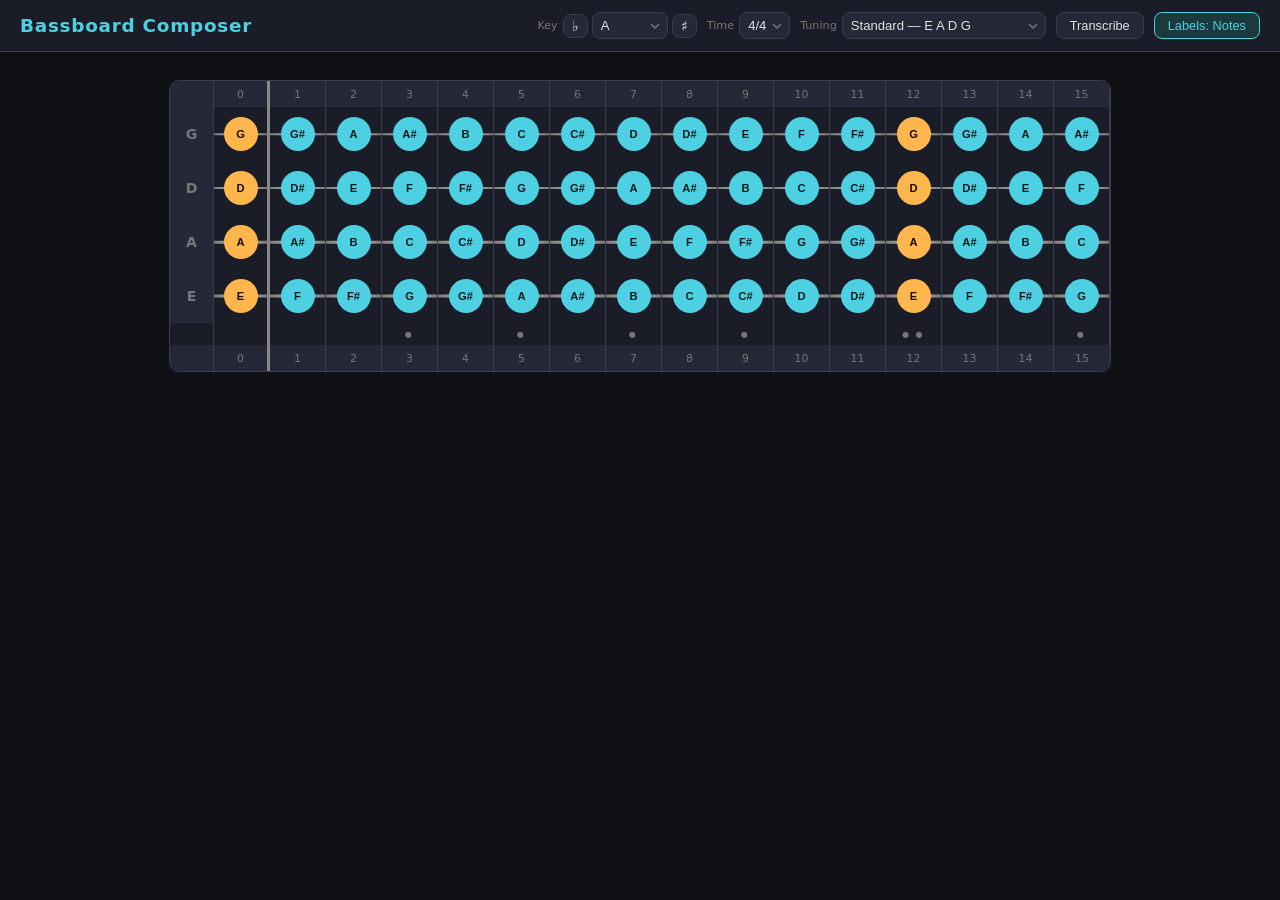
<file: bassboard-composer.html>
<!DOCTYPE html>
<html lang="en">
<head>
  <meta charset="UTF-8">
  <meta name="viewport" content="width=device-width, initial-scale=1.0">
  <title>Bassboard Composer</title>
  <style>
    :root {
      --bg:        #0f1117;
      --surface:   #1a1d27;
      --surface2:  #252836;
      --accent:    #4dd0e1;
      --orange:    #ffb74d;
      --text:      #e2e2e2;
      --text-dim:  #777;
      --fret-line: #3a3d4d;
      --nut-line:  #888;
      --fw: 56px;
      --fh: 54px;
      --dot: 34px;
    }

    *, *::before, *::after { box-sizing: border-box; margin: 0; padding: 0; }

    body {
      background: var(--bg);
      color: var(--text);
      font-family: system-ui, -apple-system, 'Segoe UI', sans-serif;
      min-height: 100vh;
      display: flex;
      flex-direction: column;
    }

    /* ── Header ───────────────────────────────────────── */
    header {
      display: flex;
      align-items: center;
      justify-content: space-between;
      padding: 12px 20px;
      background: var(--surface);
      border-bottom: 1px solid var(--fret-line);
      flex-wrap: wrap;
      gap: 10px;
    }

    .app-title {
      font-size: 1.15rem;
      font-weight: 700;
      color: var(--accent);
      letter-spacing: 0.04em;
      flex-shrink: 0;
    }

    .header-controls {
      display: flex;
      align-items: center;
      gap: 10px;
      flex-wrap: wrap;
    }

    .ctrl-group {
      display: flex;
      align-items: center;
      gap: 5px;
    }

    .ctrl-label {
      font-size: 0.7rem;
      color: var(--text-dim);
    }

    .ctrl-select {
      background: var(--surface2);
      color: var(--text);
      border: 1px solid var(--fret-line);
      padding: 5px 22px 5px 8px;
      border-radius: 8px;
      font-size: 0.82rem;
      cursor: pointer;
      outline: none;
      appearance: none;
      -webkit-appearance: none;
      background-image: url("data:image/svg+xml,%3Csvg xmlns='http://www.w3.org/2000/svg' width='10' height='6'%3E%3Cpath d='M1 1l4 4 4-4' stroke='%23777' stroke-width='1.5' fill='none'/%3E%3C/svg%3E");
      background-repeat: no-repeat;
      background-position: right 7px center;
    }

    .ctrl-select:hover { border-color: var(--accent); }

    .tuning-badge {
      font-size: 0.75rem;
      color: var(--text-dim);
      background: var(--surface2);
      padding: 4px 10px;
      border-radius: 20px;
      white-space: nowrap;
    }

    .btn {
      background: var(--surface2);
      color: var(--text);
      border: 1px solid var(--fret-line);
      padding: 5px 13px;
      border-radius: 8px;
      cursor: pointer;
      font-size: 0.8rem;
      transition: background 0.12s, border-color 0.12s, color 0.12s;
      white-space: nowrap;
    }

    .btn:hover { background: #2d3148; border-color: var(--accent); }

    .btn.active {
      background: #1b3a3e;
      border-color: var(--accent);
      color: var(--accent);
    }

    /* ── Main ─────────────────────────────────────────── */
    main {
      display: flex;
      align-items: center;
      justify-content: center;
      padding: 28px 20px;
      overflow-x: auto;
    }

    /* ── Fretboard grid ───────────────────────────────── */
    .fretboard {
      display: grid;
      grid-template-columns: 44px repeat(16, var(--fw));
      background: var(--surface);
      border: 1px solid var(--fret-line);
      border-radius: 10px;
      overflow: hidden;
      user-select: none;
    }

    .ruler-cell {
      display: flex;
      align-items: center;
      justify-content: center;
      height: 26px;
      font-size: 0.68rem;
      color: var(--text-dim);
      background: var(--surface2);
      border-right: 1px solid var(--fret-line);
    }

    .ruler-cell:last-child { border-right: none; }
    .ruler-cell.nut-col    { border-right: 3px solid var(--nut-line); }

    .string-label-cell {
      display: flex;
      align-items: center;
      justify-content: center;
      height: var(--fh);
      font-size: 0.88rem;
      font-weight: 700;
      color: var(--text-dim);
      background: var(--surface2);
      border-right: 1px solid var(--fret-line);
    }

    .fret-cell {
      position: relative;
      height: var(--fh);
      display: flex;
      align-items: center;
      justify-content: center;
      border-right: 1px solid var(--fret-line);
    }

    .fret-cell:last-child { border-right: none; }
    .fret-cell.nut-col    { border-right: 3px solid var(--nut-line); }

    .fret-cell::before {
      content: '';
      position: absolute;
      left: 0; right: 0;
      top: 50%;
      height: var(--sh, 2px);
      transform: translateY(-50%);
      background: linear-gradient(90deg, #777, #bbb 40%, #bbb 60%, #777);
      pointer-events: none;
      z-index: 0;
    }

    /* ── Note dots ────────────────────────────────────── */
    .note-dot {
      position: relative;
      z-index: 1;
      width: var(--dot);
      height: var(--dot);
      border-radius: 50%;
      border: none;
      background: var(--accent);
      color: #0a1a1c;
      font-size: 0.7rem;
      font-weight: 700;
      cursor: pointer;
      display: flex;
      align-items: center;
      justify-content: center;
      transition: transform 0.1s ease, box-shadow 0.15s ease;
      flex-shrink: 0;
      outline: none;
    }

    .note-dot:hover              { transform: scale(1.15); box-shadow: 0 0 14px var(--accent); }
    .note-dot:focus-visible      { box-shadow: 0 0 0 3px rgba(77,208,225,0.5); }
    .note-dot.root               { background: var(--orange); color: #1a0a00; }
    .note-dot.root:hover         { box-shadow: 0 0 14px var(--orange); }

    .note-dot.playing            { animation: pluck      0.35s ease-out forwards; }
    .note-dot.root.playing       { animation: pluck-root 0.35s ease-out forwards; }

    @keyframes pluck {
      0%   { transform: scale(1.3); box-shadow: 0 0 22px var(--accent); }
      100% { transform: scale(1);   box-shadow: none; }
    }
    @keyframes pluck-root {
      0%   { transform: scale(1.3); box-shadow: 0 0 22px var(--orange); }
      100% { transform: scale(1);   box-shadow: none; }
    }

    .note-dot .lbl { display: none; pointer-events: none; }

    body.label-notes .note-dot .lbl-note { display: block; }
    body.label-frets .note-dot .lbl-fret { display: block; }
    body.label-nns   .note-dot .lbl-nns  { display: block; }

    /* ── NNS dot coloring (transcribe mode) ───────────── */
    body.transcribe-active .note-dot              { background: var(--accent); color: #0a1a1c; }
    body.transcribe-active .note-dot.nns-root     { background: var(--orange); color: #1a0a00; }
    body.transcribe-active .note-dot.nns-out      { background: #3a3a4a; color: #666; }
    body.transcribe-active .note-dot.nns-out:hover { box-shadow: 0 0 10px #777; }

    /* ── Position markers ─────────────────────────────── */
    .marker-cell {
      height: 22px;
      display: flex;
      align-items: center;
      justify-content: center;
      background: var(--surface);
      border-right: 1px solid var(--fret-line);
      color: var(--text-dim);
      font-size: 0.5rem;
      letter-spacing: 2px;
    }

    .marker-cell:last-child { border-right: none; }
    .marker-cell.nut-col    { border-right: 3px solid var(--nut-line); }

    /* ── Transcribe panel ─────────────────────────────── */
    .transcribe-panel {
      background: var(--surface);
      border-top: 2px solid var(--fret-line);
      padding: 16px 20px 20px;
    }

    .transcribe-panel.hidden { display: none; }

    .panel-toolbar {
      display: flex;
      align-items: flex-start;
      gap: 14px;
      flex-wrap: wrap;
      margin-bottom: 14px;
    }

    .panel-meta {
      display: flex;
      flex-direction: column;
      gap: 6px;
      flex: 1;
      min-width: 200px;
    }

    .meta-input {
      background: var(--surface2);
      color: var(--text);
      border: 1px solid var(--fret-line);
      border-radius: 8px;
      padding: 5px 10px;
      font-size: 0.82rem;
      outline: none;
    }

    .meta-input:focus { border-color: var(--accent); }

    .panel-actions {
      display: flex;
      align-items: center;
      gap: 8px;
      flex-wrap: wrap;
    }

    .section-row {
      display: flex;
      align-items: center;
      gap: 8px;
    }

    .section-input {
      background: var(--surface2);
      color: var(--text);
      border: 1px solid var(--fret-line);
      border-radius: 8px;
      padding: 5px 10px;
      font-size: 0.82rem;
      width: 155px;
      outline: none;
    }

    .section-input:focus { border-color: var(--accent); }

    /* ── Chart display ────────────────────────────────── */
    .chart-display {
      min-height: 52px;
      max-height: 240px;
      overflow-y: auto;
      padding: 4px 0 8px;
    }

    .chart-empty {
      color: var(--text-dim);
      font-size: 0.85rem;
      font-style: italic;
      padding: 10px 2px;
    }

    .section-block { margin-bottom: 14px; }

    .section-name-label {
      font-size: 0.72rem;
      font-weight: 700;
      color: var(--text-dim);
      text-transform: uppercase;
      letter-spacing: 0.1em;
      margin-bottom: 6px;
      border-bottom: 1px solid transparent;
      transition: border-color 0.15s;
      cursor: text;
      outline: none;
      display: inline-block;
      min-width: 60px;
    }
    .section-name-label:hover  { border-bottom-color: var(--fret-line); }
    .section-name-label:focus  { border-bottom-color: var(--accent); color: var(--text); }
    .section-name-label:empty::before { content: attr(data-placeholder); color: #444; }

    .bars-row {
      display: flex;
      align-items: center;
      flex-wrap: wrap;
      gap: 2px;
      row-gap: 6px;
    }

    .bar { display: flex; align-items: center; }

    .bar-sep {
      color: var(--text-dim);
      font-size: 1rem;
      padding: 0 5px;
      line-height: 1;
      user-select: none;
    }
    .bar-sep-btn {
      background: transparent;
      border: none;
      font: inherit;
      cursor: pointer;
      transition: color 0.15s;
    }
    .bar-sep-btn:hover { color: var(--accent); }
    .bar-sep.break-here { color: var(--orange); }
    .bar-sep.break-here::after {
      content: '↵';
      font-size: 0.55em;
      vertical-align: super;
      margin-left: 1px;
    }

    .entry-token {
      background: var(--surface2);
      color: var(--text);
      border: 1px solid var(--fret-line);
      border-radius: 6px;
      padding: 3px 7px;
      font-size: 0.82rem;
      font-weight: 600;
      cursor: pointer;
      transition: background 0.1s, border-color 0.1s;
      min-width: 26px;
      text-align: center;
      line-height: 1.5;
    }

    .entry-token:hover    { background: #2d3148; border-color: #666; }
    .entry-token.selected    { background: #1b3a3e; border-color: var(--accent); color: var(--accent); }
    .entry-token.playing-now { background: #1a2e1a; border-color: #66bb6a;     color: #66bb6a; box-shadow: 0 0 8px rgba(102,187,106,0.35); }
    .entry-token.subdivision { border-bottom: 2px solid currentColor; border-radius: 6px 6px 2px 2px; }

    .bpm-input {
      background: var(--surface2);
      color: var(--text);
      border: 1px solid var(--fret-line);
      border-radius: 8px;
      padding: 4px 6px;
      font-size: 0.82rem;
      width: 52px;
      text-align: center;
      outline: none;
      -moz-appearance: textfield;
      appearance: textfield;
    }
    .bpm-input::-webkit-inner-spin-button,
    .bpm-input::-webkit-outer-spin-button { -webkit-appearance: none; appearance: none; }
    .bpm-input:focus { border-color: var(--accent); }

    /* ── Entry editor ─────────────────────────────────── */
    .entry-editor {
      display: flex;
      align-items: center;
      flex-wrap: wrap;
      gap: 16px;
      padding: 12px 0 4px;
      border-top: 1px solid var(--fret-line);
      margin-top: 8px;
    }

    .entry-editor.hidden { display: none; }

    .editor-symbol {
      font-size: 1.35rem;
      font-weight: 700;
      color: var(--accent);
      min-width: 38px;
      text-align: center;
    }

    .editor-group {
      display: flex;
      align-items: center;
      gap: 6px;
    }

    .editor-label {
      font-size: 0.68rem;
      color: var(--text-dim);
      white-space: nowrap;
    }

    .btn-row { display: flex; gap: 3px; }

    .micro-btn {
      background: var(--surface2);
      color: var(--text);
      border: 1px solid var(--fret-line);
      padding: 3px 8px;
      border-radius: 6px;
      cursor: pointer;
      font-size: 0.73rem;
      font-weight: 600;
      transition: background 0.1s, border-color 0.1s;
      line-height: 1.4;
    }

    .micro-btn:hover { background: #2d3148; border-color: #666; }
    .micro-btn.sel   { background: #1b3a3e; border-color: var(--accent); color: var(--accent); }

    /* ── Beat grid ────────────────────────────────────── */
    .beat-grid-group {
      display: flex;
      flex-direction: column;
      gap: 5px;
    }

    .beat-grid {
      display: flex;
      gap: 3px;
      cursor: pointer;
      user-select: none;
      touch-action: none;
    }

    .beat-cell {
      min-width: 28px;
      max-width: 42px;
      flex: 1;
      height: 34px;
      border-radius: 6px;
      border: 1px solid var(--fret-line);
      display: flex;
      align-items: center;
      justify-content: center;
      font-size: 0.72rem;
      font-weight: 600;
      background: var(--surface2);
      color: var(--text-dim);
      transition: background 0.07s, border-color 0.07s, color 0.07s;
      pointer-events: none; /* grid handles all events */
    }

    .beat-cell.bc-mine {
      background: var(--accent);
      color: #0a1a1c;
      border-color: var(--accent);
    }

    .beat-cell.bc-free {
      background: var(--surface2);
      color: #555;
      border-color: var(--fret-line);
    }

    .beat-cell.bc-other {
      background: #1e2030;
      color: #3a3a4a;
      border-color: #2a2a38;
    }

    .beat-cell.bc-preview {
      background: rgba(77, 208, 225, 0.22);
      border-color: rgba(77, 208, 225, 0.5);
      color: var(--accent);
    }

    .beat-value-label {
      font-size: 0.7rem;
      color: var(--text-dim);
      font-style: italic;
      min-height: 1em;
    }

    /* ── Slash + other controls ───────────────────────── */
    .slash-group {
      display: flex;
      align-items: center;
      gap: 5px;
      font-size: 0.85rem;
      color: var(--text-dim);
    }

    .slash-input {
      background: var(--surface2);
      color: var(--text);
      border: 1px solid var(--fret-line);
      border-radius: 6px;
      padding: 3px 6px;
      font-size: 0.78rem;
      font-weight: 600;
      width: 42px;
      text-align: center;
      outline: none;
    }

    .slash-input:focus { border-color: var(--accent); }

    .measure-note-input {
      background: var(--surface2);
      color: var(--text);
      border: 1px solid var(--fret-line);
      border-radius: 6px;
      padding: 3px 8px;
      font-size: 0.78rem;
      width: 180px;
      outline: none;
    }
    .measure-note-input:focus { border-color: var(--accent); }

    .btn.danger       { color: #ff7070; border-color: #6a2a2a; }
    .btn.danger:hover { background: #3a1515; border-color: #ff7070; }
    .btn.save-changes       { color: var(--accent); border-color: #1a4a3e; }
    .btn.save-changes:hover { background: #1b3a3e; border-color: var(--accent); }

    .edit-hint {
      font-size: 0.68rem;
      color: var(--accent);
      opacity: 0.75;
      font-style: italic;
      white-space: nowrap;
    }

    .ref-details {
      margin-top: 14px;
      border-top: 1px solid var(--fret-line);
      padding-top: 10px;
    }
    .ref-details summary {
      font-size: 0.75rem;
      color: #888;
      cursor: pointer;
      user-select: none;
      letter-spacing: 0.05em;
      text-transform: uppercase;
    }
    .ref-details summary:hover { color: var(--text); }
    .ref-table {
      margin-top: 8px;
      width: 100%;
      border-collapse: collapse;
      font-size: 0.78rem;
    }
    .ref-table th {
      text-align: left;
      color: #888;
      font-weight: 600;
      padding: 3px 10px 3px 0;
      border-bottom: 1px solid var(--fret-line);
      font-size: 0.72rem;
      text-transform: uppercase;
      letter-spacing: 0.05em;
    }
    .ref-table td {
      padding: 4px 10px 4px 0;
      color: var(--text);
      border-bottom: 1px solid #1e2130;
    }
    .ref-table td:first-child {
      font-weight: 700;
      color: var(--accent);
      width: 52px;
    }
    .ref-diatonic { margin-top: 10px; }
    .ref-diatonic table {
      border-collapse: collapse;
      font-size: 0.78rem;
    }
    .ref-diatonic td {
      padding: 3px 12px 3px 0;
      color: var(--text);
    }
    .ref-diatonic td:first-child {
      font-weight: 700;
      color: var(--accent);
      width: 28px;
    }
    .ref-sub-label {
      font-size: 0.72rem;
      color: #888;
      text-transform: uppercase;
      letter-spacing: 0.05em;
      margin: 10px 0 4px;
    }

    /* ── Transpose / Speed controls ──────────────────── */
    .key-transpose { display:flex; align-items:center; gap:4px; }
    .xpose-btn { padding:3px 8px; font-size:0.9rem; }
    .speed-range { width:70px; accent-color:var(--accent); }
    .speed-label { font-size:0.75rem; color:var(--text-dim); min-width:3em; }

    /* ── Loop button ──────────────────────────────────── */
    .loop-btn { padding:2px 7px; font-size:0.85rem; }

    /* ── Responsive ───────────────────────────────────── */
    @media (max-width: 1060px) {
      :root { --fw: 46px; --fh: 50px; --dot: 30px; }
    }
    @media (max-width: 820px) {
      :root { --fw: 36px; --fh: 44px; --dot: 26px; }
      .note-dot { font-size: 0.62rem; }
    }
    @media (max-width: 620px) {
      :root { --fw: 28px; --fh: 40px; --dot: 22px; }
      .note-dot { font-size: 0.55rem; }
    }
  </style>
</head>
<body class="label-notes">

<header>
  <div class="app-title">Bassboard Composer</div>
  <div class="header-controls">
    <div class="ctrl-group">
      <label class="ctrl-label" for="key-select">Key</label>
      <div class="key-transpose">
        <button class="btn xpose-btn" id="key-down-btn" title="Transpose ♭">♭</button>
        <select class="ctrl-select" id="key-select">
          <option value="0">C</option>
          <option value="1">C# / D♭</option>
          <option value="2">D</option>
          <option value="3">E♭</option>
          <option value="4">E</option>
          <option value="5">F</option>
          <option value="6">F# / G♭</option>
          <option value="7">G</option>
          <option value="8">A♭</option>
          <option value="9" selected>A</option>
          <option value="10">B♭</option>
          <option value="11">B</option>
        </select>
        <button class="btn xpose-btn" id="key-up-btn" title="Transpose ♯">♯</button>
      </div>
    </div>
    <div class="ctrl-group">
      <label class="ctrl-label" for="time-select">Time</label>
      <select class="ctrl-select" id="time-select">
        <option value="44">4/4</option>
        <option value="34">3/4</option>
        <option value="24">2/4</option>
        <option value="68">6/8</option>
      </select>
    </div>
    <div class="ctrl-group">
      <label class="ctrl-label" for="tuning-select">Tuning</label>
      <select class="ctrl-select" id="tuning-select">
        <option value="standard">Standard — E A D G</option>
        <option value="dropD">Drop D — D A D G</option>
        <option value="halfDown">½ Step Down — E♭ A♭ D♭ G♭</option>
        <option value="fullDown">Full Step Down — D G C F</option>
        <option value="dropC">Drop C — C G C F</option>
      </select>
    </div>
    <button class="btn" id="transcribe-btn">Transcribe</button>
    <button class="btn active" id="label-btn">Labels: Notes</button>
  </div>
</header>

<main>
  <div class="fretboard" id="fretboard" role="group" aria-label="Bass guitar fretboard"></div>
</main>

<section class="transcribe-panel hidden" id="transcribe-panel">
  <div class="panel-toolbar">
    <div class="panel-meta">
      <input class="meta-input" id="song-title" type="text" placeholder="Song title…">
      <input class="meta-input" id="song-writer" type="text" placeholder="Writer / Composer (optional)">
      <input class="meta-input" id="song-tempo" type="text" placeholder="Tempo (e.g. 120 BPM)">
    </div>
    <div class="panel-actions">
      <div class="section-row">
        <input class="section-input" id="section-name" type="text" placeholder="Section (Intro, Verse…)">
        <button class="btn" id="add-section-btn">+ Section</button>
      </div>
      <div class="section-row">
        <button class="btn" id="play-btn">&#9654; Play</button>
        <button class="btn" id="metro-btn" title="Click metronome during playback">&#9834; Metro</button>
        <div class="ctrl-group">
          <label class="ctrl-label" for="bpm-input">BPM</label>
          <input class="bpm-input" id="bpm-input" type="number" min="40" max="300" value="120">
        </div>
        <div class="ctrl-group">
          <label class="ctrl-label" for="speed-range">Speed</label>
          <input type="range" id="speed-range" min="25" max="150" value="100" step="5" class="speed-range">
          <span id="speed-label" class="speed-label">100%</span>
        </div>
      </div>
      <button class="btn" id="undo-btn">Undo</button>
      <button class="btn" id="repeat-bar-btn" title="Insert a multi-bar repeat symbol">% Bar</button>
      <button class="btn active" id="copy-btn">Copy Chart</button>
      <button class="btn" id="view-btn">View Chart</button>
      <div class="section-row">
        <button class="btn" id="save-btn">&#8681; Save</button>
        <button class="btn" id="load-btn">&#8679; Load</button>
        <input type="file" id="load-input" accept=".json" style="display:none">
      </div>
      <button class="btn danger" id="clear-btn">Clear</button>
    </div>
  </div>

  <div class="chart-display" id="chart-display">
    <div class="chart-empty">Click notes on the fretboard to start building your chart.</div>
  </div>

  <details class="ref-details">
    <summary>NNS Reference</summary>

    <p class="ref-sub-label">Quality markers</p>
    <table class="ref-table">
      <thead><tr><th>Symbol</th><th>Meaning</th></tr></thead>
      <tbody>
        <tr><td>—</td><td>Major (no marker needed)</td></tr>
        <tr><td>-</td><td>Minor</td></tr>
        <tr><td>°</td><td>Diminished</td></tr>
        <tr><td>+</td><td>Augmented</td></tr>
        <tr><td>sus</td><td>Suspended (sus4)</td></tr>
        <tr><td>7</td><td>Dominant 7th</td></tr>
        <tr><td>maj7</td><td>Major 7th</td></tr>
        <tr><td>m7</td><td>Minor 7th</td></tr>
      </tbody>
    </table>

    <p class="ref-sub-label">Diatonic defaults in a major key</p>
    <div class="ref-diatonic">
      <table>
        <tr><td>1</td><td>Major</td></tr>
        <tr><td>2</td><td>Minor (2-) — auto-applied</td></tr>
        <tr><td>3</td><td>Minor (3-) — <em>exceptions common</em></td></tr>
        <tr><td>4</td><td>Major</td></tr>
        <tr><td>5</td><td>Major (dominant)</td></tr>
        <tr><td>6</td><td>Minor (6-) — auto-applied</td></tr>
        <tr><td>7</td><td>Diminished (7°) — <em>exceptions common</em></td></tr>
      </tbody>
      </table>
    </div>
  </details>

  <div class="entry-editor hidden" id="entry-editor">
    <div class="editor-symbol" id="editor-symbol"></div>
    <span class="edit-hint" id="edit-hint" style="display:none">← click fretboard to change</span>

    <div class="beat-grid-group">
      <span class="editor-label">Duration — click or drag to set</span>
      <div class="beat-grid" id="beat-grid"></div>
      <span class="beat-value-label" id="beat-value-label"></span>
    </div>

    <div class="editor-group">
      <span class="editor-label">Quality</span>
      <div class="btn-row" id="qual-btns"></div>
    </div>

    <div class="slash-group">
      <span class="editor-label">/ </span>
      <input class="slash-input" id="slash-input" type="text" maxlength="3" placeholder="—"
             title="Slash bass note (e.g. 3, 5, b7)">
    </div>

    <div class="editor-group">
      <span class="editor-label">Measure note</span>
      <input class="measure-note-input" id="measure-note-input" type="text" placeholder="Drums only, Build…" maxlength="60">
    </div>

    <button class="btn danger" id="delete-entry-btn">Delete</button>
    <button class="btn save-changes" id="save-changes-btn" style="display:none">Save Changes</button>
  </div>
</section>

<script>
  /* ── Constants ───────────────────────────────────── */

  const CHROMATIC    = ['C','C#','D','D#','E','F','F#','G','G#','A','A#','B'];
  const MAJOR_SCALE  = [0, 2, 4, 5, 7, 9, 11];
  const DEGREE_NAMES = ['1','2','3','4','5','6','7'];
  const CHROM_DEG    = {1:'b2', 3:'b3', 6:'b5', 8:'b6', 10:'b7'};
  const KEY_NAMES    = ['C','C#','D','Eb','E','F','F#','G','Ab','A','Bb','B'];

  /*
   * cellsPerBar  = how many cells the beat grid shows (= time sig numerator)
   * cellsPerComp = how many cells equal one NNS "chord slot" in text output
   *                (1 for simple meters; 3 for 6/8 compound beats)
   * cellName     = plain-English name for one cell
   */
  // Accent level per cell position within a bar ('strong' = downbeat, 'medium' = secondary beat)
  const METRO_ACCENT = {
    '4/4': ['strong', 'soft', 'medium', 'soft'],
    '3/4': ['strong', 'soft', 'soft'],
    '2/4': ['strong', 'soft'],
    '6/8': ['strong', 'soft', 'soft', 'medium', 'soft', 'soft'],
  };

  const TIME_SIG_DATA = {
    '4/4': { cellsPerBar: 4, cellsPerComp: 1, cellName: 'quarter note'  },
    '3/4': { cellsPerBar: 3, cellsPerComp: 1, cellName: 'quarter note'  },
    '2/4': { cellsPerBar: 2, cellsPerComp: 1, cellName: 'quarter note'  },
    '6/8': { cellsPerBar: 6, cellsPerComp: 3, cellName: 'eighth note'   },
  };

  /* Human-readable note-value names for common cell counts */
  const NOTE_VALUE_LABELS = {
    '4/4': { 1:'quarter note', 2:'half note', 3:'dotted half', 4:'whole note (full bar)' },
    '3/4': { 1:'quarter note', 2:'half note', 3:'dotted half (full bar)' },
    '2/4': { 1:'quarter note', 2:'half note (full bar)' },
    '6/8': { 1:'eighth note', 2:'quarter note', 3:'dotted quarter', 4:'dotted quarter + eighth', 6:'dotted half (full bar)' },
  };

  const TUNINGS = {
    standard: [
      { name:'G', midi:55, thickness:1.5 },
      { name:'D', midi:50, thickness:2   },
      { name:'A', midi:45, thickness:2.5 },
      { name:'E', midi:40, thickness:3   },
    ],
    dropD: [
      { name:'G', midi:55, thickness:1.5 },
      { name:'D', midi:50, thickness:2   },
      { name:'A', midi:45, thickness:2.5 },
      { name:'D', midi:38, thickness:3   },
    ],
    halfDown: [
      { name:'G♭', midi:54, thickness:1.5 },
      { name:'D♭', midi:49, thickness:2   },
      { name:'A♭', midi:44, thickness:2.5 },
      { name:'E♭', midi:39, thickness:3   },
    ],
    fullDown: [
      { name:'F', midi:53, thickness:1.5 },
      { name:'C', midi:48, thickness:2   },
      { name:'G', midi:43, thickness:2.5 },
      { name:'D', midi:38, thickness:3   },
    ],
    dropC: [
      { name:'F', midi:53, thickness:1.5 },
      { name:'C', midi:48, thickness:2   },
      { name:'G', midi:43, thickness:2.5 },
      { name:'C', midi:36, thickness:3   },
    ],
  };

  let STRINGS = TUNINGS.standard;

  const FRET_COUNT = 15;
  const MARKERS    = { 3:1, 5:1, 7:1, 9:1, 12:2, 15:1 };

  const LABEL_MODES = ['notes','frets','nns','none'];
  const LABEL_TEXT  = { notes:'Labels: Notes', frets:'Labels: Frets', nns:'Labels: NNS', none:'Labels: Off' };
  let labelIndex = 0;

  /* ── Audio ───────────────────────────────────────── */

  let audioCtx = null;

  function ensureAudio() {
    if (!audioCtx) audioCtx = new (window.AudioContext || window.webkitAudioContext)();
    if (audioCtx.state === 'suspended') audioCtx.resume();
  }

  function midiToHz(midi) { return 440 * Math.pow(2, (midi - 69) / 12); }

  let masterPlayGain = null;

  function ensureMasterGain() {
    ensureAudio();
    if (!masterPlayGain) {
      masterPlayGain = audioCtx.createGain();
      masterPlayGain.connect(audioCtx.destination);
    }
    return masterPlayGain;
  }

  // durationSecs: if provided, note sustains for that duration then releases cleanly.
  // If omitted, falls back to a natural pluck decay (used for fretboard clicks).
  function synthNote(midi, startTime, dest, durationSecs) {
    const ctx = audioCtx, freq = midiToHz(midi), now = startTime;

    const gain   = ctx.createGain();
    const filter = ctx.createBiquadFilter();
    filter.type    = 'lowpass';
    filter.Q.value = 1.0;

    let stopAt;
    if (durationSecs && durationSecs > 0.05) {
      // Sustain envelope: attack → decay to sustain level → hold → release
      const atkEnd   = now + 0.010;
      const decEnd   = now + 0.160;
      const relStart = now + Math.max(0.160, durationSecs - 0.08);
      const relEnd   = now + durationSecs + 0.05;
      gain.gain.setValueAtTime(0,    now);
      gain.gain.linearRampToValueAtTime(0.5,  atkEnd);
      gain.gain.exponentialRampToValueAtTime(0.32, decEnd);
      gain.gain.setValueAtTime(0.32, relStart);
      gain.gain.exponentialRampToValueAtTime(0.001, relEnd);
      // Filter: quick bright transient then settle warm
      filter.frequency.setValueAtTime(1200, now);
      filter.frequency.exponentialRampToValueAtTime(420, now + 0.10);
      stopAt = relEnd + 0.02;
    } else {
      // Pluck envelope (fretboard clicks)
      gain.gain.setValueAtTime(0,     now);
      gain.gain.linearRampToValueAtTime(0.55, now + 0.008);
      gain.gain.exponentialRampToValueAtTime(0.001, now + 1.9);
      filter.frequency.setValueAtTime(1400, now);
      filter.frequency.exponentialRampToValueAtTime(200, now + 0.45);
      stopAt = now + 2.1;
    }

    const osc1 = ctx.createOscillator();
    osc1.type = 'sawtooth';
    osc1.frequency.value = freq;

    const osc2    = ctx.createOscillator();
    osc2.type     = 'sine';
    osc2.frequency.value = freq / 2;

    const subGain = ctx.createGain();
    subGain.gain.value = 0.45;

    osc1.connect(gain);
    osc2.connect(subGain);
    subGain.connect(gain);
    gain.connect(filter);
    filter.connect(dest);

    osc1.start(now); osc2.start(now);
    osc1.stop(stopAt); osc2.stop(stopAt);
  }

  function playNote(midi) {
    ensureAudio();
    synthNote(midi, audioCtx.currentTime, audioCtx.destination); // no durationSecs → pluck
  }

  /* ── Playback ────────────────────────────────────── */

  const DEGREE_TO_SEMI = {
    '1':0,'b2':1,'2':2,'b3':3,'3':4,'4':5,'b5':6,'5':7,'b6':8,'6':9,'b7':10,'7':11
  };

  function entryToMidi(entry) {
    if (entry.degree === '%') return (chart.keyMidi % 12) + 36; // root note as fallback
    const semi = DEGREE_TO_SEMI[entry.degree] ?? 0;
    let midi = (chart.keyMidi % 12) + 36 + semi; // root anchored at octave 2
    if (midi > 55) midi -= 12;                    // keep within comfortable bass range
    return midi;
  }

  function secsPerCell(bpm) {
    // 6/8: BPM = dotted-quarter = 3 eighths; otherwise BPM = quarter note
    return chart.timeSig === '6/8' ? 20 / bpm : 60 / bpm;
  }

  let isPlaying        = false;
  let playbackTimeouts = [];
  let metronomeOn      = false;

  function scheduleClick(time, accent, medium) {
    const ctx  = audioCtx;
    const freq = accent ? 1200 : medium ? 900 : 700;
    const vol  = accent ? 0.38 : medium ? 0.26 : 0.18;

    const osc  = ctx.createOscillator();
    const gain = ctx.createGain();
    osc.type = 'sine';
    osc.frequency.value = freq;
    gain.gain.setValueAtTime(0,   time);
    gain.gain.linearRampToValueAtTime(vol,   time + 0.002);
    gain.gain.exponentialRampToValueAtTime(0.001, time + 0.065);
    osc.connect(gain);
    gain.connect(ensureMasterGain());
    osc.start(time);
    osc.stop(time + 0.075);
  }

  function updatePlayBtn() {
    const btn = document.getElementById('play-btn');
    btn.textContent = isPlaying ? '■ Stop' : '▶ Play';
    btn.classList.toggle('active', isPlaying);
  }

  function highlightPlayingEntry(id) {
    document.querySelectorAll('.entry-token').forEach(t => {
      t.classList.toggle('playing-now', id !== null && parseInt(t.dataset.entryId) === id);
    });
  }

  function stopPlayback() {
    isPlaying = false;
    playbackTimeouts.forEach(clearTimeout);
    playbackTimeouts = [];
    if (masterPlayGain) {
      const t = audioCtx.currentTime;
      masterPlayGain.gain.setValueAtTime(masterPlayGain.gain.value, t);
      masterPlayGain.gain.linearRampToValueAtTime(0, t + 0.08);
      setTimeout(() => { if (masterPlayGain) { masterPlayGain.disconnect(); masterPlayGain = null; } }, 200);
    }
    highlightPlayingEntry(null);
    updatePlayBtn();
  }

  function startPlayback() {
    const hasEntries = chart.sections.some(s => s.entries.length > 0);
    if (!hasEntries && !metronomeOn) return;
    ensureAudio();

    const rawBpm = Math.max(40, Math.min(300, parseInt(document.getElementById('bpm-input').value) || 120));
    const speed  = (parseInt(document.getElementById('speed-range').value) || 100) / 100;
    const bpm    = rawBpm * speed;
    const spc    = secsPerCell(bpm);

    isPlaying = true;
    updatePlayBtn();

    const mg = ensureMasterGain();
    mg.gain.setValueAtTime(1, audioCtx.currentTime);

    if (!hasEntries) {
      const pattern = METRO_ACCENT[chart.timeSig] || METRO_ACCENT['4/4'];
      const end = audioCtx.currentTime + 0.05 + 480;
      let mt = audioCtx.currentTime + 0.05, cell = 0;
      while (mt < end) {
        const level = pattern[cell % chart.cellsPerBar] || 'soft';
        scheduleClick(mt, level === 'strong', level === 'medium');
        mt += spc; cell++;
      }
      return;
    }

    const countInSecs = metronomeOn ? 4 * spc * chart.cellsPerComp : 0;
    let t = audioCtx.currentTime + 0.05 + countInSecs;

    const loopIdx  = chart.loopSection;
    const loopReps = loopIdx !== null ? 8 : 1;
    const sectionsToPlay = loopIdx !== null ? [chart.sections[loopIdx]] : chart.sections;

    for (let rep = 0; rep < loopReps; rep++) {
      let prevNonRepeatBar = null;
      for (const sec of sectionsToPlay) {
        const bars = groupIntoBars(sec.entries, chart.cellsPerBar);
        for (const bar of bars) {
          const isRepeat = bar.length === 1 && bar[0].degree === '%';
          const playBar  = isRepeat ? prevNonRepeatBar : bar;
          if (!isRepeat) prevNonRepeatBar = bar;
          if (!playBar) { t += chart.cellsPerBar * spc; continue; }
          for (const entry of playBar) {
            synthNote(entryToMidi(entry), t, mg, entry.duration * spc);
            if (!isRepeat) {
              const delayMs = (t - audioCtx.currentTime) * 1000;
              playbackTimeouts.push(setTimeout(() => highlightPlayingEntry(entry.id), delayMs));
            }
            t += entry.duration * spc;
          }
        }
      }
    }

    if (metronomeOn) {
      const pattern = METRO_ACCENT[chart.timeSig] || METRO_ACCENT['4/4'];
      let mt = audioCtx.currentTime + 0.05, cell = 0;
      while (mt < t) {
        const level = pattern[cell % chart.cellsPerBar] || 'soft';
        scheduleClick(mt, level === 'strong', level === 'medium');
        mt += spc; cell++;
      }
    }

    const totalMs = (t - audioCtx.currentTime) * 1000;
    playbackTimeouts.push(setTimeout(stopPlayback, totalMs));
  }

  /* ── NNS utilities ───────────────────────────────── */

  function getNNSDegree(noteMidi, keyMidi) {
    const interval = (noteMidi - keyMidi + 120) % 12;
    const idx = MAJOR_SCALE.indexOf(interval);
    return idx >= 0 ? DEGREE_NAMES[idx] : (CHROM_DEG[interval] || '?');
  }

  function getNoteValueLabel(cells, timeSig) {
    const map = NOTE_VALUE_LABELS[timeSig];
    if (map && map[cells]) return map[cells];
    const d = TIME_SIG_DATA[timeSig];
    return `${cells} ${d ? d.cellName : 'beat'}${cells !== 1 ? 's' : ''}`;
  }

  /* ── Chart state ─────────────────────────────────── */

  let chart = {
    keyMidi:      9,
    timeSig:      '4/4',
    cellsPerBar:  4,
    cellsPerComp: 1,
    sections:     [{ name: '', entries: [], breaks: [], barNotes: {} }],
    currentSec:   0,
    selectedId:   null,
    lastAddedId:  null,
    nextId:       0,
    loopSection:  null,
  };

  let transcribeMode = false;

  /* ── Fretboard ───────────────────────────────────── */

  function noteName(midi)   { return CHROMATIC[midi % 12]; }
  function noteOctave(midi) { return Math.floor(midi / 12) - 1; }

  function buildFretboard() {
    const fb = document.getElementById('fretboard');
    appendRuler(fb);
    STRINGS.forEach(str => {
      const label = document.createElement('div');
      label.className = 'string-label-cell';
      label.textContent = str.name;
      fb.appendChild(label);

      for (let f = 0; f <= FRET_COUNT; f++) {
        const midi   = str.midi + f;
        const name   = noteName(midi);
        const oct    = noteOctave(midi);
        const isRoot = name === str.name;

        const cell = document.createElement('div');
        cell.className = 'fret-cell' + (f === 0 ? ' nut-col' : '');
        cell.style.setProperty('--sh', str.thickness + 'px');

        const btn = document.createElement('button');
        btn.className = 'note-dot' + (isRoot ? ' root' : '');
        btn.title = `${name}${oct} · fret ${f}`;
        btn.setAttribute('aria-label', `Play ${name}${oct}, fret ${f}, ${str.name} string`);
        btn.dataset.midi = midi;

        const mkSpan = (cls, txt) => {
          const s = document.createElement('span');
          s.className = 'lbl ' + cls;
          s.textContent = txt;
          s.setAttribute('aria-hidden', 'true');
          return s;
        };

        btn.appendChild(mkSpan('lbl-note', name));
        btn.appendChild(mkSpan('lbl-fret', f));
        btn.appendChild(mkSpan('lbl-nns',  ''));

        btn.addEventListener('click', (ev) => {
          playNote(midi);
          triggerAnimation(btn);
          if (transcribeMode) {
            if (!ev.shiftKey && chart.selectedId !== null) {
              // Edit mode: replace degree of selected entry
              const entry = findEntry(chart.selectedId);
              if (entry) {
                const newDeg = getNNSDegree(midi, chart.keyMidi);
                const DIATONIC = { '2': '-', '6': '-' };
                entry.degree  = newDeg;
                entry.quality = DIATONIC[newDeg] || '';
                renderChart();
              }
            } else {
              addEntry(midi, ev.shiftKey);
            }
          }
        });

        cell.appendChild(btn);
        fb.appendChild(cell);
      }
    });
    appendMarkers(fb);
    appendRuler(fb);
  }

  function appendRuler(fb) {
    const corner = document.createElement('div');
    corner.className = 'ruler-cell';
    fb.appendChild(corner);

    const open = document.createElement('div');
    open.className = 'ruler-cell nut-col';
    open.textContent = '0';
    fb.appendChild(open);

    for (let f = 1; f <= FRET_COUNT; f++) {
      const c = document.createElement('div');
      c.className = 'ruler-cell';
      c.textContent = f;
      fb.appendChild(c);
    }
  }

  function appendMarkers(fb) {
    const spacer = document.createElement('div');
    spacer.className = 'marker-cell';
    fb.appendChild(spacer);

    for (let f = 0; f <= FRET_COUNT; f++) {
      const c = document.createElement('div');
      const n = MARKERS[f] || 0;
      c.className = 'marker-cell' + (f === 0 ? ' nut-col' : '');
      if (n === 2) c.textContent = '● ●';
      else if (n === 1) c.textContent = '●';
      fb.appendChild(c);
    }
  }

  function triggerAnimation(btn) {
    btn.classList.remove('playing');
    void btn.offsetWidth;
    btn.classList.add('playing');
    btn.addEventListener('animationend', () => btn.classList.remove('playing'), { once: true });
  }

  function updateNNSLabels() {
    document.querySelectorAll('.note-dot').forEach(btn => {
      const midi     = parseInt(btn.dataset.midi);
      const interval = (midi - chart.keyMidi + 120) % 12;
      const degree   = getNNSDegree(midi, chart.keyMidi);

      const span = btn.querySelector('.lbl-nns');
      if (span) span.textContent = degree;

      btn.classList.remove('nns-root', 'nns-in', 'nns-out');
      if (interval === 0)                      btn.classList.add('nns-root');
      else if (MAJOR_SCALE.includes(interval)) btn.classList.add('nns-in');
      else                                     btn.classList.add('nns-out');
    });
  }

  /* ── Label toggle ────────────────────────────────── */

  document.getElementById('label-btn').addEventListener('click', () => {
    labelIndex = (labelIndex + 1) % LABEL_MODES.length;
    const mode = LABEL_MODES[labelIndex];
    document.body.className = document.body.className.replace(/label-\S+/g, '').trim() + ' label-' + mode;
    const btn = document.getElementById('label-btn');
    btn.textContent = LABEL_TEXT[mode];
    btn.classList.toggle('active', mode !== 'none');
  });

  /* ── Key / time sig / tuning controls ───────────── */

  document.getElementById('tuning-select').addEventListener('change', e => {
    STRINGS = TUNINGS[e.target.value] || TUNINGS.standard;
    const fb = document.getElementById('fretboard');
    fb.innerHTML = '';
    buildFretboard();
    updateNNSLabels();
  });

  document.getElementById('key-select').addEventListener('change', e => {
    chart.keyMidi = parseInt(e.target.value);
    updateNNSLabels();
    renderChart();
  });

  document.getElementById('key-down-btn').addEventListener('click', () => {
    chart.keyMidi = (chart.keyMidi + 11) % 12;
    document.getElementById('key-select').value = chart.keyMidi;
    updateNNSLabels(); renderChart();
  });

  document.getElementById('key-up-btn').addEventListener('click', () => {
    chart.keyMidi = (chart.keyMidi + 1) % 12;
    document.getElementById('key-select').value = chart.keyMidi;
    updateNNSLabels(); renderChart();
  });

  document.getElementById('time-select').addEventListener('change', e => {
    const map = { '44':'4/4', '34':'3/4', '24':'2/4', '68':'6/8' };
    chart.timeSig     = map[e.target.value] || '4/4';
    chart.cellsPerBar = TIME_SIG_DATA[chart.timeSig].cellsPerBar;
    chart.cellsPerComp= TIME_SIG_DATA[chart.timeSig].cellsPerComp;
    renderChart();
  });

  /* ── Transcribe mode toggle ──────────────────────── */

  document.getElementById('transcribe-btn').addEventListener('click', () => {
    transcribeMode = !transcribeMode;
    const panel = document.getElementById('transcribe-panel');
    const btn   = document.getElementById('transcribe-btn');
    panel.classList.toggle('hidden', !transcribeMode);
    btn.classList.toggle('active', transcribeMode);
    btn.textContent = transcribeMode ? 'Transcribing…' : 'Transcribe';
    document.body.classList.toggle('transcribe-active', transcribeMode);

    if (transcribeMode && labelIndex === 0) {
      labelIndex = LABEL_MODES.indexOf('nns');
      document.body.className = document.body.className.replace(/label-\S+/g, '').trim() + ' label-nns';
      const lb = document.getElementById('label-btn');
      lb.textContent = LABEL_TEXT['nns'];
      lb.classList.add('active');
    }
  });

  /* ── Chart entry management ──────────────────────── */

  function addEntry(noteMidi, fullMeasure = false) {
    const sec = chart.sections[chart.currentSec];
    if (sec.entries.length === 0 && !sec.name) {
      const v = document.getElementById('section-name').value.trim();
      if (v) sec.name = v;
    }
    const totalCells  = sec.entries.reduce((s, e) => s + e.duration, 0);
    const usedInBar   = totalCells % chart.cellsPerBar;
    const remaining   = usedInBar === 0 ? chart.cellsPerBar : chart.cellsPerBar - usedInBar;
    const preferred   = fullMeasure ? chart.cellsPerBar : Math.ceil(chart.cellsPerBar / 2);
    const dur         = Math.min(preferred, remaining);
    const degree = getNNSDegree(noteMidi, chart.keyMidi);
    const DIATONIC = { '2': '-', '6': '-' };
    const entry = { id: chart.nextId++, degree,
                    quality: DIATONIC[degree] || '', slash: '', duration: dur };
    sec.entries.push(entry);
    chart.lastAddedId = entry.id;
    chart.selectedId  = null;
    renderChart();
  }

  function addRepeatBar() {
    const sec = chart.sections[chart.currentSec];
    if (!sec.entries.length) return;
    const totalCells = sec.entries.reduce((s, e) => s + e.duration, 0);
    if (totalCells % chart.cellsPerBar !== 0) return;
    const entry = { id: chart.nextId++, degree: '%', quality: '', slash: '', duration: chart.cellsPerBar };
    sec.entries.push(entry);
    chart.lastAddedId = entry.id;
    chart.selectedId  = null;
    renderChart();
  }

  function getEntrySymbol(e) {
    return e.degree + e.quality + (e.slash ? '/' + e.slash : '');
  }

  function isSubdivision(e) {
    return e.duration < chart.cellsPerComp;
  }

  function underlineNNS(sym) {
    return [...sym].map(c => c + '̲').join('');
  }

  function escHtml(s) {
    return s.replace(/&/g, '&amp;').replace(/</g, '&lt;').replace(/>/g, '&gt;');
  }

  // Returns tick count for an entry when its bar has unequal durations; 0 = no ticks
  function getTickCount(entry, bar) {
    if (bar.length <= 1) return 0;
    const allEqual = bar.every(e => e.duration === bar[0].duration);
    if (allEqual) return 0;
    return entry.duration; // ticks = cell count (eighth notes in 6/8, quarter notes in 4/4)
  }

  function tickStr(n) { return "'".repeat(n); }

  function sectionAbbr(name) {
    if (!name) return '';
    const lower = name.trim().toLowerCase();
    const map = {
      'intro': 'In', 'introduction': 'In',
      'verse': 'V',
      'pre-chorus': 'PC', 'prechorus': 'PC', 'pre chorus': 'PC',
      'chorus': 'Ch',
      'bridge': 'B',
      'refrain': 'Ref',
      'outro': 'Out',
      'solo': 'Sol',
      'tag': 'Tag',
      'interlude': 'Int',
      'instrumental': 'Inst',
    };
    if (map[lower]) return map[lower];
    const words = name.trim().split(/\s+/);
    if (words.length >= 2) return words.map(w => w[0].toUpperCase()).join('').slice(0, 4);
    return name.slice(0, 3);
  }

  function getBarIndexForEntry(entryId) {
    for (const sec of chart.sections) {
      const bars = groupIntoBars(sec.entries, chart.cellsPerBar);
      for (let i = 0; i < bars.length; i++) {
        if (bars[i].some(e => e.id === entryId)) return { sec, barIdx: i };
      }
    }
    return null;
  }

  function findEntry(id) {
    for (const sec of chart.sections) {
      const e = sec.entries.find(x => x.id === id);
      if (e) return e;
    }
    return null;
  }

  function groupIntoBars(entries, cellsPerBar) {
    const bars = [];
    let bar = [], sum = 0;
    for (const e of entries) {
      bar.push(e);
      sum += e.duration;
      if (sum >= cellsPerBar - 0.01) { bars.push(bar); bar = []; sum = 0; }
    }
    if (bar.length) bars.push(bar);
    return bars;
  }

  /*
   * Returns bar context for the given entry ID:
   *   bar          – array of entries in that bar
   *   cellMap      – array length cellsPerBar: {entryId, isSelected}
   *   entryStart   – cell index where this entry begins
   *   maxCells     – maximum cells this entry can occupy (can't overlap following entries)
   *   entryIndex   – position of entry in bar array
   */
  function getBarInfo(entryId) {
    for (const sec of chart.sections) {
      const bars = groupIntoBars(sec.entries, chart.cellsPerBar);
      for (const bar of bars) {
        let pos = 0, foundIdx = -1, entryStart = 0;

        for (let i = 0; i < bar.length; i++) {
          if (bar[i].id === entryId) { foundIdx = i; entryStart = pos; }
          pos += bar[i].duration;
        }
        if (foundIdx < 0) continue;

        let followingCells = 0;
        for (let i = foundIdx + 1; i < bar.length; i++) followingCells += bar[i].duration;
        const maxCells = chart.cellsPerBar - entryStart - followingCells;

        const cellMap = [];
        let p = 0;
        for (const e of bar) {
          for (let c = 0; c < e.duration; c++) {
            cellMap.push({ entryId: e.id, isSelected: e.id === entryId });
            p++;
          }
        }
        while (p < chart.cellsPerBar) { cellMap.push({ entryId: null, isSelected: false }); p++; }

        return { bar, cellMap, entryStart, maxCells, entryIndex: foundIdx };
      }
    }
    return null;
  }

  /* ── Beat grid ───────────────────────────────────── */

  let beatDragging = false;

  function renderBeatGrid(entry) {
    const grid  = document.getElementById('beat-grid');
    const label = document.getElementById('beat-value-label');
    const info  = getBarInfo(entry.id);
    grid.innerHTML = '';
    if (!info) { label.textContent = ''; return; }

    for (let i = 0; i < chart.cellsPerBar; i++) {
      const cell = document.createElement('div');
      cell.className = 'beat-cell';
      cell.dataset.cellIdx = i;
      cell.textContent = i + 1;

      const cd = info.cellMap[i];
      if (cd.isSelected) {
        cell.classList.add('bc-mine');
      } else if (cd.entryId !== null) {
        cell.classList.add('bc-other');
      } else if (i >= info.entryStart && i < info.entryStart + info.maxCells) {
        cell.classList.add('bc-free');
      } else {
        cell.classList.add('bc-other');
      }
      grid.appendChild(cell);
    }

    label.textContent = '= ' + getNoteValueLabel(entry.duration, chart.timeSig);
  }

  /* Lightweight refresh during drag — updates cell classes without re-rendering the grid DOM */
  function refreshBeatGrid(entry) {
    const info = getBarInfo(entry.id);
    if (!info) return;

    const cells = document.querySelectorAll('#beat-grid .beat-cell');
    cells.forEach((cell, i) => {
      cell.classList.remove('bc-mine', 'bc-free', 'bc-other', 'bc-preview');
      const cd = info.cellMap[i];
      if (cd.isSelected) {
        cell.classList.add('bc-mine');
      } else if (cd.entryId !== null) {
        cell.classList.add('bc-other');
      } else if (i >= info.entryStart && i < info.entryStart + info.maxCells) {
        cell.classList.add('bc-free');
      } else {
        cell.classList.add('bc-other');
      }
    });

    document.getElementById('beat-value-label').textContent =
      '= ' + getNoteValueLabel(entry.duration, chart.timeSig);
  }

  function getCellIdxFromX(clientX) {
    const grid  = document.getElementById('beat-grid');
    const cells = grid.querySelectorAll('.beat-cell');
    const rect  = grid.getBoundingClientRect();
    const x     = clientX - rect.left;
    // Walk cell rects to find which one contains x
    for (let i = 0; i < cells.length; i++) {
      const cr = cells[i].getBoundingClientRect();
      if (x <= cr.right - rect.left + 1) return i;
    }
    return cells.length - 1;
  }

  function applyBeatCell(cellIdx) {
    const activeId = chart.selectedId !== null ? chart.selectedId : chart.lastAddedId;
    const entry = findEntry(activeId);
    if (!entry) return;
    const info = getBarInfo(entry.id);
    if (!info || cellIdx < info.entryStart) return;

    // Allow growing all the way to the end of the bar (not just to the next entry)
    const desiredDur = Math.min(cellIdx - info.entryStart + 1, chart.cellsPerBar - info.entryStart);
    if (desiredDur < 1) return;

    // When growing past following entries in this bar, absorb them
    if (desiredDur > entry.duration) {
      let sec = null;
      for (const s of chart.sections) {
        if (s.entries.some(e => e.id === entry.id)) { sec = s; break; }
      }
      if (sec) {
        const following = info.bar.slice(info.entryIndex + 1);
        let cellsUsed = entry.duration;
        for (const follow of following) {
          if (cellsUsed >= desiredDur) break;
          const absorb = Math.min(follow.duration, desiredDur - cellsUsed);
          if (absorb >= follow.duration) {
            if (chart.selectedId  === follow.id) chart.selectedId  = entry.id;
            if (chart.lastAddedId === follow.id) chart.lastAddedId = entry.id;
            const si = sec.entries.findIndex(e => e.id === follow.id);
            if (si >= 0) sec.entries.splice(si, 1);
          } else {
            follow.duration -= absorb;
          }
          cellsUsed += absorb;
        }
      }
    }

    entry.duration = desiredDur;
    refreshBeatGrid(entry);
    document.getElementById('editor-symbol').textContent = getEntrySymbol(entry);
    document.querySelectorAll('.entry-token.selected').forEach(t => {
      t.textContent = getEntrySymbol(entry);
      t.classList.toggle('subdivision', isSubdivision(entry));
    });
  }

  function showBeatHover(clientX) {
    const activeId = chart.selectedId !== null ? chart.selectedId : chart.lastAddedId;
    const entry = findEntry(activeId);
    if (!entry || beatDragging) return;
    const info = getBarInfo(entry.id);
    if (!info) return;

    const hoverIdx = getCellIdxFromX(clientX);
    const barEnd   = chart.cellsPerBar; // hover preview can reach the end of the bar
    document.querySelectorAll('#beat-grid .beat-cell').forEach((cell, i) => {
      cell.classList.remove('bc-preview');
      if (!cell.classList.contains('bc-mine') &&
          i >= info.entryStart && i <= hoverIdx && i < barEnd) {
        cell.classList.add('bc-preview');
      }
    });
  }

  function initBeatGrid() {
    const grid = document.getElementById('beat-grid');

    grid.addEventListener('mousedown', e => {
      if (chart.selectedId == null && chart.lastAddedId == null) return;
      beatDragging = true;
      applyBeatCell(getCellIdxFromX(e.clientX));
      e.preventDefault();
    });

    grid.addEventListener('mousemove', e => {
      if (beatDragging) {
        applyBeatCell(getCellIdxFromX(e.clientX));
      } else {
        showBeatHover(e.clientX);
      }
    });

    grid.addEventListener('mouseleave', () => {
      document.querySelectorAll('#beat-grid .beat-cell').forEach(c => c.classList.remove('bc-preview'));
    });

    document.addEventListener('mouseup', () => {
      if (beatDragging) {
        beatDragging = false;
        renderChart(); // full re-render after drag ends to update bar groupings
      }
    });

    grid.addEventListener('touchstart', e => {
      if (chart.selectedId == null && chart.lastAddedId == null) return;
      applyBeatCell(getCellIdxFromX(e.touches[0].clientX));
      e.preventDefault();
    }, { passive: false });

    grid.addEventListener('touchmove', e => {
      applyBeatCell(getCellIdxFromX(e.touches[0].clientX));
      e.preventDefault();
    }, { passive: false });

    grid.addEventListener('touchend', () => renderChart());
  }

  /* ── Chart rendering ─────────────────────────────── */

  function renderChart() {
    const display = document.getElementById('chart-display');
    const hasContent = chart.sections.some(s => s.entries.length > 0 || s.name);

    if (!hasContent) {
      display.innerHTML = '<div class="chart-empty">Click notes on the fretboard to start building your chart.</div>';
      document.getElementById('entry-editor').classList.add('hidden');
      return;
    }

    display.innerHTML = '';

    chart.sections.forEach(sec => {
      if (!sec.entries.length && !sec.name) return;
      const block = document.createElement('div');
      block.className = 'section-block';

      const h = document.createElement('div');
      h.className = 'section-name-label';
      h.contentEditable = 'true';
      h.dataset.placeholder = 'Section name…';
      h.textContent = sec.name;
      h.addEventListener('blur', () => {
        sec.name = h.textContent.trim();
        autosave();
      });
      h.addEventListener('keydown', e => {
        if (e.key === 'Enter') { e.preventDefault(); h.blur(); }
      });
      block.appendChild(h);

      const loopBtn = document.createElement('button');
      const secIdx  = chart.sections.indexOf(sec);
      loopBtn.className = 'btn loop-btn' + (chart.loopSection === secIdx ? ' active' : '');
      loopBtn.title = 'Loop this section during playback';
      loopBtn.textContent = '⟳';
      loopBtn.addEventListener('click', e => {
        e.stopPropagation();
        chart.loopSection = chart.loopSection === secIdx ? null : secIdx;
        if (isPlaying) { stopPlayback(); startPlayback(); }
        renderChart();
      });
      block.appendChild(loopBtn);

      if (!sec.entries.length) { display.appendChild(block); return; }

      const bars       = groupIntoBars(sec.entries, chart.cellsPerBar);
      const breaksSet  = new Set(sec.breaks || []);

      // Split bars into rows at user-defined break points
      const rowGroups = [];
      let curGroup = [];
      bars.forEach((bar, idx) => {
        if (idx > 0 && breaksSet.has(idx)) { rowGroups.push(curGroup); curGroup = []; }
        curGroup.push({ bar, barIdx: idx });
      });
      rowGroups.push(curGroup);

      rowGroups.forEach(group => {
        const row = document.createElement('div');
        row.className = 'bars-row';

        group.forEach(({ bar, barIdx }) => {
          const barEl = document.createElement('div');
          barEl.className = 'bar';

          // First bar of a row gets a plain span; subsequent bars get a clickable sep
          const isBreak = barIdx > 0 && breaksSet.has(barIdx);
          const sep = barIdx === 0
            ? document.createElement('span')
            : Object.assign(document.createElement('button'), { type: 'button' });
          sep.className = 'bar-sep' + (barIdx > 0 ? ' bar-sep-btn' : '') + (isBreak ? ' break-here' : '');
          sep.textContent = '|';
          if (barIdx > 0) {
            sep.title = isBreak ? 'Remove line break' : 'Insert line break here';
            sep.addEventListener('click', e => {
              e.stopPropagation();
              const b = new Set(sec.breaks || []);
              b.has(barIdx) ? b.delete(barIdx) : b.add(barIdx);
              sec.breaks = [...b];
              renderChart();
            });
          }
          barEl.appendChild(sep);

          bar.forEach(entry => {
            const tok = document.createElement('button');
            tok.className = 'entry-token'
              + (entry.id === chart.selectedId || entry.id === chart.lastAddedId ? ' selected' : '')
              + (isSubdivision(entry) ? ' subdivision' : '');
            tok.dataset.entryId = entry.id;
            const ticks = getTickCount(entry, bar);
            if (ticks > 0) {
              tok.textContent = getEntrySymbol(entry);
              const sup = document.createElement('sup');
              sup.textContent = tickStr(ticks);
              sup.style.cssText = 'font-size:0.65em;letter-spacing:-0.5px;';
              tok.appendChild(sup);
            } else {
              tok.textContent = getEntrySymbol(entry);
            }
            tok.addEventListener('click', () => { playNote(entryToMidi(entry)); chart.selectedId = entry.id; chart.lastAddedId = null; renderChart(); });
            barEl.appendChild(tok);
          });

          row.appendChild(barEl);
        });

        const closeSep = document.createElement('span');
        closeSep.className = 'bar-sep';
        closeSep.textContent = '|';
        row.appendChild(closeSep);

        block.appendChild(row);
      });

      display.appendChild(block);
    });

    renderEntryEditor();
  }

  function renderEntryEditor() {
    const editor = document.getElementById('entry-editor');
    const activeId = chart.selectedId !== null ? chart.selectedId : chart.lastAddedId;
    const entry  = activeId !== null ? findEntry(activeId) : null;

    if (!entry) { editor.classList.add('hidden'); return; }

    if (entry.degree === '%') {
      editor.classList.remove('hidden');
      document.getElementById('editor-symbol').textContent = '%';
      const editHint = document.getElementById('edit-hint');
      if (editHint) editHint.style.display = 'none';
      const saveBtn = document.getElementById('save-changes-btn');
      if (saveBtn) saveBtn.style.display = 'none';
      document.getElementById('beat-grid').innerHTML = '';
      document.getElementById('qual-btns').innerHTML = '';
      document.getElementById('slash-input').value = '';
      document.getElementById('measure-note-input').value = '';
      return;
    }

    editor.classList.remove('hidden');

    document.getElementById('editor-symbol').textContent = getEntrySymbol(entry);
    const editHint = document.getElementById('edit-hint');
    if (editHint) editHint.style.display = (transcribeMode && chart.selectedId !== null) ? 'inline' : 'none';
    const saveBtn = document.getElementById('save-changes-btn');
    if (saveBtn) saveBtn.style.display = chart.selectedId !== null ? '' : 'none';

    renderBeatGrid(entry);

    // Quality buttons
    const QUALITIES = [
      { label: '—',   val: ''     },
      { label: '-',   val: '-'    },
      { label: '°',   val: '°'   },
      { label: '+',   val: '+'    },
      { label: 'sus', val: 'sus'  },
      { label: '7',   val: '7'   },
      { label: 'maj7',val: 'maj7' },
      { label: 'm7',  val: 'm7'  },
    ];
    const qualRow = document.getElementById('qual-btns');
    qualRow.innerHTML = '';
    QUALITIES.forEach(q => {
      const b = document.createElement('button');
      b.className = 'micro-btn' + (entry.quality === q.val ? ' sel' : '');
      b.textContent = q.label;
      b.addEventListener('click', () => { entry.quality = q.val; renderChart(); });
      qualRow.appendChild(b);
    });

    // Slash input
    const slashInput = document.getElementById('slash-input');
    slashInput.value = entry.slash;
    slashInput.oninput = () => {
      entry.slash = slashInput.value.trim();
      document.getElementById('editor-symbol').textContent = getEntrySymbol(entry);
      document.querySelectorAll('.entry-token.selected').forEach(t => {
        t.textContent = getEntrySymbol(entry);
        t.classList.toggle('subdivision', isSubdivision(entry));
      });
    };

    // Measure note
    const measureNoteInput = document.getElementById('measure-note-input');
    const barLoc = getBarIndexForEntry(entry.id);
    measureNoteInput.value = (barLoc && barLoc.sec.barNotes) ? (barLoc.sec.barNotes[barLoc.barIdx] || '') : '';
    measureNoteInput.oninput = () => {
      if (!barLoc) return;
      if (!barLoc.sec.barNotes) barLoc.sec.barNotes = {};
      const v = measureNoteInput.value;
      if (v) barLoc.sec.barNotes[barLoc.barIdx] = v;
      else delete barLoc.sec.barNotes[barLoc.barIdx];
      autosave();
    };
  }

  /* ── Panel button handlers ───────────────────────── */

  document.getElementById('add-section-btn').addEventListener('click', () => {
    const name = document.getElementById('section-name').value.trim();
    const cur  = chart.sections[chart.currentSec];
    if (cur.entries.length === 0) {
      cur.name = name || cur.name;
    } else {
      chart.sections.push({ name, entries: [], breaks: [], barNotes: {} });
      chart.currentSec = chart.sections.length - 1;
    }
    document.getElementById('section-name').value = '';
    renderChart();
  });

  document.getElementById('undo-btn').addEventListener('click', () => {
    const sec = chart.sections[chart.currentSec];
    if (sec.entries.length > 0) {
      const removed = sec.entries.pop();
      if (chart.selectedId  === removed.id) chart.selectedId  = null;
      if (chart.lastAddedId === removed.id) chart.lastAddedId = null;
    } else if (chart.currentSec > 0) {
      chart.sections.splice(chart.currentSec, 1);
      chart.currentSec = chart.sections.length - 1;
    }
    renderChart();
  });

  document.getElementById('delete-entry-btn').addEventListener('click', () => {
    const delId = chart.selectedId !== null ? chart.selectedId : chart.lastAddedId;
    if (delId == null) return;
    for (const sec of chart.sections) {
      const idx = sec.entries.findIndex(e => e.id === delId);
      if (idx >= 0) { sec.entries.splice(idx, 1); break; }
    }
    chart.selectedId = null;
    chart.lastAddedId = null;
    renderChart();
  });

  document.getElementById('save-changes-btn').addEventListener('click', () => {
    chart.selectedId  = null;
    chart.lastAddedId = null;
    renderChart();
  });

  document.getElementById('clear-btn').addEventListener('click', () => {
    if (!confirm('Clear the entire chart?')) return;
    if (isPlaying) stopPlayback();
    chart.sections = [{ name:'', entries:[], breaks:[], barNotes:{} }];
    chart.currentSec = 0; chart.selectedId = null; chart.lastAddedId = null; chart.nextId = 0; chart.loopSection = null;
    renderChart();
  });

  document.getElementById('copy-btn').addEventListener('click', copyChart);

  document.getElementById('play-btn').addEventListener('click', () => {
    if (isPlaying) stopPlayback(); else startPlayback();
  });

  document.getElementById('metro-btn').addEventListener('click', () => {
    metronomeOn = !metronomeOn;
    document.getElementById('metro-btn').classList.toggle('active', metronomeOn);
  });

  document.getElementById('speed-range').addEventListener('input', e => {
    document.getElementById('speed-label').textContent = e.target.value + '%';
  });

  document.getElementById('repeat-bar-btn').addEventListener('click', addRepeatBar);

  /* ── Output generation ───────────────────────────── */

  // Split an array of bar strings into user-defined line groups, then apply 4+4 layout
  function barStringsToLines(barStrs, breaks) {
    const breaksSet = new Set(breaks || []);
    const userGroups = [];
    let cur = [];
    barStrs.forEach((s, i) => {
      if (i > 0 && breaksSet.has(i)) { userGroups.push(cur); cur = []; }
      cur.push(s);
    });
    userGroups.push(cur);

    const lines = [];
    userGroups.forEach(group => {
      for (let i = 0; i < group.length; i += 8) {
        const chunk = group.slice(i, i + 8);
        const g1 = chunk.slice(0, 4).join('  ');
        const g2 = chunk.slice(4);
        lines.push(g2.length ? `${g1}  •  ${g2.join('  ')}` : g1);
      }
    });
    return lines;
  }

  function generateOutput() {
    const lines   = [];
    const title   = document.getElementById('song-title').value.trim();
    const tempo   = document.getElementById('song-tempo').value.trim();
    const keyName = KEY_NAMES[chart.keyMidi];

    if (title) lines.push(title);
    const meta = [`Key: ${keyName}`, `Time: ${chart.timeSig}`];
    if (tempo) meta.push(`Tempo: ${tempo}`);
    lines.push(meta.join(' | '));
    lines.push('');

    chart.sections.forEach(sec => {
      if (!sec.entries.length) return;
      if (sec.name) lines.push(sec.name);

      const barStrs = groupIntoBars(sec.entries, chart.cellsPerBar).map(bar => {
        const cells = [];
        const split = bar.length > 1;
        bar.forEach(e => {
          const sym   = getEntrySymbol(e);
          const ticks = getTickCount(e, bar);
          const tick  = ticks > 0 ? tickStr(ticks) : '';
          // Underline only the chord symbol, ticks stay outside the combining chars
          cells.push(split ? underlineNNS(sym) + tick : sym + tick);
        });
        return cells.join('  ');
      });

      barStringsToLines(barStrs, sec.breaks).forEach(l => lines.push(l));
    });

    return lines.join('\n');
  }

  function generateOutputHTML() {
    const lines   = [];
    const title   = document.getElementById('song-title').value.trim();
    const tempo   = document.getElementById('song-tempo').value.trim();
    const keyName = KEY_NAMES[chart.keyMidi];

    if (title) lines.push(`<b>${escHtml(title)}</b>`);
    const meta = [`Key: ${keyName}`, `Time: ${chart.timeSig}`];
    if (tempo) meta.push(`Tempo: ${tempo}`);
    lines.push(escHtml(meta.join(' | ')));
    lines.push('');

    chart.sections.forEach(sec => {
      if (!sec.entries.length) return;
      if (sec.name) lines.push(`<b>${escHtml(sec.name)}</b>`);

      const barStrs = groupIntoBars(sec.entries, chart.cellsPerBar).map(bar => {
        const split = bar.length > 1;
        const syms  = bar.map(e => {
          const sym   = escHtml(getEntrySymbol(e));
          const ticks = getTickCount(e, bar);
          return ticks > 0 ? `${sym}<sup>${tickStr(ticks)}</sup>` : sym;
        });
        return split ? `<u>${syms.join('  ')}</u>` : syms[0];
      });

      barStringsToLines(barStrs, sec.breaks).forEach(l => lines.push(l));
    });

    return `<meta charset="utf-8"><div style="font-family:-apple-system,BlinkMacSystemFont,'Segoe UI',Helvetica,Arial,sans-serif;font-size:14px;line-height:1.9;white-space:pre;">${lines.join('\n')}</div>`;
  }

  async function copyChart() {
    const btn = document.getElementById('copy-btn');
    try {
      await navigator.clipboard.write([new ClipboardItem({
        'text/plain': new Blob([generateOutput()],     { type: 'text/plain' }),
        'text/html':  new Blob([generateOutputHTML()], { type: 'text/html'  }),
      })]);
    } catch {
      try {
        await navigator.clipboard.writeText(generateOutput());
      } catch {
        const ta = Object.assign(document.createElement('textarea'),
          { value: generateOutput(), style: 'position:fixed;opacity:0' });
        document.body.appendChild(ta); ta.select();
        document.execCommand('copy');
        document.body.removeChild(ta);
      }
    }
    const orig = btn.textContent;
    btn.textContent = 'Copied!';
    setTimeout(() => btn.textContent = orig, 1500);
  }

  function viewChart() {
    const title   = document.getElementById('song-title').value.trim();
    const writer  = document.getElementById('song-writer').value.trim();
    const tempo   = document.getElementById('song-tempo').value.trim();
    const keyName = KEY_NAMES[chart.keyMidi];

    let headerHtml = '';
    if (title)  headerHtml += `<h1>${escHtml(title)}</h1>`;
    if (writer) headerHtml += `<p class="writer">${escHtml(writer)}</p>`;
    const metaParts = [`Key: ${keyName}`, `Time: ${chart.timeSig}`];
    if (tempo) metaParts.push(`Tempo: ${tempo}`);
    headerHtml += `<p class="chart-meta">${escHtml(metaParts.join('  ·  '))}</p>`;

    const cpb          = chart.cellsPerBar;
    const cellW        = cpb >= 6 ? '1.1em' : '1.3em';
    const BARS_PER_ROW = cpb >= 6 ? 3 : 4;

    // Build section data with running bar numbers
    const allSecs = [];
    let globalBarNum = 0;
    chart.sections.forEach(sec => {
      if (!sec.entries.length) return;
      const bars     = groupIntoBars(sec.entries, cpb);
      const abbr     = sectionAbbr(sec.name);
      const barNotes = sec.barNotes || {};
      allSecs.push({ abbr, bars, barNotes, startBarNum: globalBarNum + 1 });
      globalBarNum += bars.length;
    });

    // Split sections into two columns (roughly equal bar counts, never mid-section)
    const totalBars = allSecs.reduce((s, sec) => s + sec.bars.length, 0);
    const target    = Math.ceil(totalBars / 2);
    const leftSecs  = [], rightSecs = [];
    let count = 0, splitDone = false;
    for (const sec of allSecs) {
      if (!splitDone) {
        leftSecs.push(sec);
        count += sec.bars.length;
        if (count >= target) splitDone = true;
      } else {
        rightSecs.push(sec);
      }
    }

    function renderSection(sec) {
      const { abbr, bars, barNotes, startBarNum } = sec;
      let rowsHtml = '';
      for (let r = 0; r < bars.length; r += BARS_PER_ROW) {
        const rowBars  = bars.slice(r, r + BARS_PER_ROW);
        const barNum   = startBarNum + r;
        const barsHtml = rowBars.map((bar, ri) => {
          const split    = bar.length > 1;
          const noteText = barNotes[r + ri];
          const chords   = bar.map(e => {
            const sym   = escHtml(getEntrySymbol(e));
            const ticks = getTickCount(e, bar);
            const label = ticks > 0 ? `${sym}<sup>${tickStr(ticks)}</sup>` : sym;
            return `<span class="ch" style="grid-column:span ${e.duration}">${label}</span>`;
          }).join('');
          const noteHtml = noteText ? `<div class="mnote">${escHtml(noteText)}</div>` : '';
          return `<span class="sep">|</span><div class="bar${split ? ' sp' : ''}" style="grid-template-columns:repeat(${cpb},${cellW})">${chords}${noteHtml}</div>`;
        }).join('');
        rowsHtml += `<div class="bar-row"><span class="bnum">${barNum}</span>${barsHtml}<span class="sep">|</span></div>`;
      }
      return `<div class="chart-sec"><div class="sec-hdr"><span class="sec-abbr">${escHtml(abbr)}</span></div>${rowsHtml}</div>`;
    }

    const leftHtml  = leftSecs.map(renderSection).join('');
    const rightHtml = rightSecs.map(renderSection).join('');

    const html = `<!DOCTYPE html>
<html lang="en"><head><meta charset="utf-8">
<title>${escHtml(title || 'Chart')}</title>
<style>
  * { box-sizing:border-box; margin:0; padding:0; }
  body {
    font-family: -apple-system, BlinkMacSystemFont, 'Segoe UI', Helvetica, Arial, sans-serif;
    font-size: 12px; color: #111; background: #fff;
    padding: 1.4cm 1.6cm 2cm;
  }
  .chart-header { text-align:center; margin-bottom:1.4em; padding-bottom:0.9em; border-bottom:1px solid #ccc; }
  .chart-header h1 { font-size:1.65em; font-weight:700; margin-bottom:0.18em; }
  .chart-header .writer { font-size:0.9em; color:#555; margin-bottom:0.2em; }
  .chart-header .chart-meta { font-size:0.8em; color:#777; }
  .chart-body { display:flex; align-items:flex-start; }
  .col { flex:1; min-width:0; }
  .col:first-child { padding-right:2em; border-right:1px solid #ccc; }
  .col:last-child  { padding-left:2em; }
  .chart-sec { margin-bottom:1.1em; }
  .sec-hdr { margin-bottom:0.1em; }
  .sec-abbr { font-size:0.68em; font-weight:700; color:#555; text-transform:uppercase; letter-spacing:0.06em; }
  .bar-row { display:flex; align-items:center; line-height:2.2; margin-bottom:0.05em; flex-wrap:nowrap; }
  .bnum { font-size:0.52em; color:#bbb; min-width:1.8em; text-align:right; padding-right:0.3em; flex-shrink:0; }
  .sep { color:#aaa; font-weight:300; padding:0 0.06em; flex-shrink:0; }
  .bar { display:inline-grid; align-items:center; vertical-align:middle; }
  .bar.sp { border-bottom:1.5px solid #111; }
  .ch { white-space:nowrap; font-weight:500; font-size:1em; }
  .mnote { font-size:0.7em; color:#999; font-style:italic; font-weight:400; }
  sup { font-size:0.6em; vertical-align:super; line-height:0; }
  .no-print { text-align:center; margin-top:2em; }
  .print-btn { font-size:0.9em; padding:8px 20px; background:#f5f5f5; border:1px solid #ccc; border-radius:8px; cursor:pointer; }
  .print-btn:hover { background:#e8e8e8; }
  @media print {
    body { padding:1cm 1.2cm; }
    @page { margin:1.5cm; }
    .no-print { display:none; }
  }
</style>
</head>
<body>
<div class="chart-header">${headerHtml}</div>
<div class="chart-body">
  <div class="col">${leftHtml}</div>
  <div class="col">${rightHtml}</div>
</div>
<div class="print-bar no-print">
  <button onclick="window.print()" class="print-btn">🖨 Print / Save as PDF</button>
</div>
</body></html>`;

    const w = window.open('', '_blank');
    w.document.write(html);
    w.document.close();
  }

  document.getElementById('view-btn').addEventListener('click', viewChart);

  /* ── Save / Load ─────────────────────────────────── */

  function chartSnapshot() {
    return {
      version:    1,
      title:      document.getElementById('song-title').value,
      writer:     document.getElementById('song-writer').value,
      tempo:      document.getElementById('song-tempo').value,
      keyMidi:    chart.keyMidi,
      timeSig:    chart.timeSig,
      cellsPerBar:  chart.cellsPerBar,
      cellsPerComp: chart.cellsPerComp,
      sections:   chart.sections,
      currentSec: chart.currentSec,
      nextId:     chart.nextId,
    };
  }

  function restoreSnapshot(data) {
    if (!data || data.version !== 1) return false;
    document.getElementById('song-title').value  = data.title  || '';
    document.getElementById('song-writer').value = data.writer || '';
    document.getElementById('song-tempo').value  = data.tempo  || '';
    chart.keyMidi      = data.keyMidi;
    chart.timeSig      = data.timeSig;
    chart.cellsPerBar  = data.cellsPerBar;
    chart.cellsPerComp = data.cellsPerComp;
    chart.sections     = data.sections;
    chart.currentSec   = data.currentSec;
    chart.nextId       = data.nextId;
    chart.selectedId   = null;
    chart.lastAddedId  = null;
    chart.loopSection  = null;
    // Ensure breaks and barNotes exist on every section (older saves won't have them)
    chart.sections.forEach(s => {
      if (!s.breaks)   s.breaks   = [];
      if (!s.barNotes) s.barNotes = {};
    });
    // Migrate old en-dash minor marker to hyphen
    chart.sections.forEach(s => s.entries.forEach(e => {
      if (e.quality === '–') e.quality = '-';
    }));
    // Sync key and time-sig selectors
    document.getElementById('key-select').value  = data.keyMidi;
    document.getElementById('time-select').value = data.timeSig;
    return true;
  }

  function autosave() {
    try { localStorage.setItem('nns-chart', JSON.stringify(chartSnapshot())); } catch {}
  }

  function saveChart() {
    const snap  = chartSnapshot();
    const title = snap.title.trim() || 'chart';
    const blob  = new Blob([JSON.stringify(snap, null, 2)], { type: 'application/json' });
    const a     = Object.assign(document.createElement('a'),
      { href: URL.createObjectURL(blob), download: `${title}.json` });
    a.click();
    URL.revokeObjectURL(a.href);
  }

  function loadChart(file) {
    const reader = new FileReader();
    reader.onload = e => {
      try {
        const data = JSON.parse(e.target.result);
        if (restoreSnapshot(data)) {
          renderChart();
          updateNNSLabels();
          initBeatGrid();
          autosave();
        } else {
          alert('Unrecognised file format.');
        }
      } catch { alert('Could not read file.'); }
    };
    reader.readAsText(file);
  }

  document.getElementById('save-btn').addEventListener('click', saveChart);
  document.getElementById('load-btn').addEventListener('click', () =>
    document.getElementById('load-input').click());
  document.getElementById('load-input').addEventListener('change', e => {
    if (e.target.files[0]) { loadChart(e.target.files[0]); e.target.value = ''; }
  });

  // Autosave on any chart mutation
  const _origRenderChart = renderChart;
  renderChart = function(...args) { _origRenderChart(...args); autosave(); };

  /* ── Deselect on click-away / Escape ────────────── */

  // Any click inside the panel stops here — prevents the document listener below
  // from firing on a detached element after renderChart() replaces the DOM.
  document.getElementById('transcribe-panel').addEventListener('click', e => {
    e.stopPropagation();
  });

  document.addEventListener('click', e => {
    if (!transcribeMode) return;
    if (chart.selectedId === null && chart.lastAddedId === null) return;
    if (e.target.closest('.note-dot')) return;
    chart.selectedId = null;
    chart.lastAddedId = null;
    renderChart();
  });

  document.addEventListener('keydown', e => {
    if (e.key === 'Escape' && (chart.selectedId !== null || chart.lastAddedId !== null)) {
      chart.selectedId = null;
      chart.lastAddedId = null;
      renderChart();
    }
  });

  /* ── Init ────────────────────────────────────────── */
  buildFretboard();

  // Restore last session from localStorage
  try {
    const saved = localStorage.getItem('nns-chart');
    if (saved) restoreSnapshot(JSON.parse(saved));
  } catch {}

  updateNNSLabels();
  initBeatGrid();
</script>
</body>
</html>
</file>
<file: styles.css>
@charset "utf-8";

    .btn:disabled,
    .btn:disabled:hover {
      opacity: 0.38;
      cursor: default;
      background: var(--surface2);
      border-color: var(--fret-line);
      color: var(--text);
    }

    .sec-move-btn {
      padding: 1px 7px;
      font-size: 0.8rem;
      line-height: 1.3;
      margin-left: 3px;
    }

    /* Selection: make the entry being edited unmistakable */
    .entry-token.selected {
      box-shadow: 0 0 0 2px rgba(77, 208, 225, 0.45);
    }

    .app-footer {
      font-size: 0.72rem;
      color: var(--text-dim);
      text-align: center;
      padding: 14px 20px 24px;
    }
    .app-footer strong { color: var(--text); font-weight: 600; }
    .saved-status { margin-top: 4px; font-size: 0.68rem; color: var(--text-dim); }
    .saved-status.warn { color: #ffb74d; }

    /* ── Section header: name left, equal-size controls right, bordered ── */
    .section-header {
      display: flex;
      align-items: center;
      justify-content: space-between;
      gap: 8px;
      border: 1px solid var(--fret-line);
      border-radius: 8px;
      padding: 4px 6px 4px 10px;
      margin-bottom: 8px;
    }
    .section-header .section-name-input { flex: 1; min-width: 0; }
    .section-controls { display: flex; gap: 4px; flex-shrink: 0; }
    .sec-btn {
      width: 30px; height: 30px; padding: 0; flex-shrink: 0;
      display: inline-flex; align-items: center; justify-content: center;
      font-size: 0.9rem; line-height: 1;
      background: var(--surface2); color: var(--text);
      border: 1px solid var(--fret-line); border-radius: 6px; cursor: pointer;
      transition: background 0.12s, border-color 0.12s, color 0.12s;
    }
    .sec-btn:hover { background: #2d3148; border-color: var(--accent); }
    .sec-btn.active { background: #1b3a3e; border-color: var(--accent); color: var(--accent); }
    .sec-btn:disabled { opacity: 0.35; cursor: default; background: var(--surface2); border-color: var(--fret-line); }
    .sec-btn.sec-del:hover { background: #3a1515; border-color: #ff7070; color: #ff7070; }

    /* Center the chart at the fretboard width; the toolbar spans full width */
    .chart-display { max-width: var(--board-w, 100%); margin-left: auto; margin-right: auto; }

    /* ── Collapsible fretboard ────────────────────────── */
    .board-toggle { text-align: center; padding: 0; margin-top: -1px; }
    .board-toggle-btn {
      background: var(--surface2); color: var(--text-dim);
      border: 1px solid var(--fret-line); border-bottom: none;
      border-radius: 8px 8px 0 0;
      padding: 4px 20px; font-size: 0.72rem; cursor: pointer;
    }
    .board-toggle-btn:hover { color: var(--text); border-color: var(--accent); }
    body.board-collapsed main { display: none; }

    /* ── Full-width toolbar: File/edit left · transport center · title/writer right ── */
    .panel-toolbar {
      display: flex; align-items: center; justify-content: space-between;
      gap: 12px 16px; flex-wrap: wrap; margin-bottom: 14px;
    }
    .toolbar-left { display: flex; align-items: center; gap: 6px; flex: 0 0 auto; }
    .toolbar-right { display: flex; align-items: center; gap: 8px; flex: 0 0 auto; }
    .meta-narrow { width: 190px; flex: 0 1 190px; }
    .icon-btn { min-width: 34px; text-align: center; font-size: 0.95rem; padding: 5px 10px; }

    /* File dropdown */
    .menu { position: relative; }
    .menu-list {
      position: absolute; left: 0; top: calc(100% + 4px); z-index: 40;
      background: var(--surface2); border: 1px solid var(--fret-line); border-radius: 8px;
      box-shadow: 0 6px 20px rgba(0,0,0,0.45); padding: 5px; min-width: 175px;
      display: flex; flex-direction: column; gap: 2px;
    }
    .menu-list[hidden] { display: none; }
    .menu-item {
      background: transparent; border: none; color: var(--text); text-align: left;
      padding: 8px 12px; border-radius: 6px; font-size: 0.85rem; cursor: pointer;
    }
    .menu-item:hover { background: #2d3148; }
    .menu-item.danger { color: #ff7070; }
    .menu-item.danger:hover { background: #3a1515; }
    .menu-sep { height: 1px; background: var(--fret-line); margin: 4px 2px; }

    /* Transport group (Time / Play / Metro / BPM / Speed) — sits in the middle of the toolbar */
    .transport-group {
      display: flex; align-items: center; gap: 12px; flex-wrap: wrap;
      border: 1px solid var(--fret-line); border-radius: 10px; padding: 7px 14px;
      flex: 0 1 auto;
    }

    /* 3-way transport picker: Play · Play+Metronome · Metronome */
    .transport-picker { display: inline-flex; }
    .transport-seg {
      display: inline-flex; align-items: center; justify-content: center; gap: 3px;
      min-width: 46px; height: 34px; padding: 4px 10px; font-size: 1rem; line-height: 1;
      border-radius: 0; position: relative; margin-left: -1px;   /* overlap shared borders by 1px */
    }
    .transport-seg:first-child { border-radius: 8px 0 0 8px; margin-left: 0; }
    .transport-seg:last-child  { border-radius: 0 8px 8px 0; }
    .transport-seg:not(:first-child):not(:last-child) { border-radius: 0; }
    /* Raise the hovered/active/focused segment so all four of its borders show */
    .transport-seg:hover,
    .transport-seg:focus-visible,
    .transport-seg.active { z-index: 1; }
    .transport-seg.active { background: #1b3a3e; border-color: var(--accent); color: var(--accent); }
    .transport-seg svg { display: block; }
    .tp-play-glyph { font-size: 0.82rem; }

    /* Merged transpose control (♭ / ♯) to the right of the Key selector */
    .transpose-control { display: inline-flex; }
    .transpose-control .xpose-btn { border-radius: 0; }
    .transpose-control .xpose-btn:first-child { border-radius: 8px 0 0 8px; }
    .transpose-control .xpose-btn:last-child  { border-radius: 0 8px 8px 0; border-left: none; }

    /* Add-section affordances */
    .add-section-row { text-align: center; margin: 10px auto 4px; max-width: var(--board-w, 100%); }
    .add-section-btn {
      background: var(--surface2); color: var(--text-dim);
      border: 1px dashed var(--fret-line); border-radius: 8px;
      padding: 7px 18px; font-size: 0.8rem; cursor: pointer;
    }
    .add-section-btn:hover { color: var(--accent); border-color: var(--accent); }
    .sec-empty-hint { color: var(--text-dim); font-size: 0.82rem; font-style: italic; padding: 4px 2px 2px; }

    /* ── First-run intro ──────────────────────────────── */
    .intro-panel {
      max-width: 640px;
      margin: 8px auto 28px;
      padding: 22px 26px 26px;
      background: var(--surface);
      border: 1px solid var(--fret-line);
      border-radius: 12px;
      text-align: center;
    }
    .intro-panel.hidden { display: none; }
    .intro-title { font-size: 1.15rem; color: var(--accent); margin-bottom: 8px; }
    .intro-sub { font-size: 0.9rem; color: var(--text); line-height: 1.55; margin-bottom: 16px; }
    .intro-actions { display: flex; gap: 10px; justify-content: center; flex-wrap: wrap; margin-bottom: 6px; }
    .intro-primary {
      background: #1b3a3e; border-color: var(--accent); color: var(--accent); font-weight: 600;
    }
    .intro-primary:hover { background: #22484d; }
    .intro-how { margin-top: 14px; text-align: left; }
    .intro-how summary {
      font-size: 0.8rem; color: var(--text-dim); cursor: pointer; text-align: center;
      list-style: none; text-transform: uppercase; letter-spacing: 0.05em;
    }
    .intro-how summary:hover { color: var(--text); }
    .intro-how ol { margin: 12px 0 0; padding-left: 22px; }
    .intro-how li { font-size: 0.85rem; color: var(--text); line-height: 1.5; margin-bottom: 7px; }
    .intro-how strong { color: var(--accent); font-weight: 600; }

    /* ── Status toast ─────────────────────────────────── */
    .status-toast {
      position: fixed;
      bottom: 20px; left: 50%; transform: translateX(-50%) translateY(12px);
      background: var(--surface2); color: var(--text);
      border: 1px solid var(--accent);
      padding: 9px 18px; border-radius: 22px; font-size: 0.85rem;
      box-shadow: 0 4px 18px rgba(0,0,0,0.4);
      opacity: 0; pointer-events: none;
      transition: opacity 0.2s, transform 0.2s;
      z-index: 70;
    }
    .status-toast.show { opacity: 1; transform: translateX(-50%) translateY(0); }

    /* ── Section name (touch-reliable input, replaces contentEditable) ── */
    .section-name-input {
      background: transparent;
      border: none;
      border-bottom: 1px solid transparent;
      color: var(--text-dim);
      font-size: 0.72rem;
      font-weight: 700;
      text-transform: uppercase;
      letter-spacing: 0.1em;
      padding: 2px 2px 3px;
      outline: none;
      min-width: 90px;
      max-width: 240px;
    }
    .section-name-input::placeholder { color: #555; }
    .section-name-input:hover { border-bottom-color: var(--fret-line); }
    .section-name-input:focus { border-bottom-color: var(--accent); color: var(--text); }

    /* ── Keyboard focus visibility ────────────────────── */
    .btn:focus-visible,
    .ctrl-select:focus-visible,
    .entry-token:focus-visible,
    .micro-btn:focus-visible,
    input:focus-visible,
    summary:focus-visible {
      outline: 2px solid var(--accent);
      outline-offset: 2px;
    }

    :root {
      --bg:        #0f1117;
      --surface:   #1a1d27;
      --surface2:  #252836;
      --accent:    #4dd0e1;
      --orange:    #ffb74d;
      --text:      #e2e2e2;
      --text-dim:  #777;
      --fret-line: #3a3d4d;
      --nut-line:  #888;
      --fw: 56px;
      --fh: 54px;
      --dot: 34px;
    }

    *, *::before, *::after { box-sizing: border-box; margin: 0; padding: 0; }

    body {
      background: var(--bg);
      color: var(--text);
      font-family: system-ui, -apple-system, 'Segoe UI', sans-serif;
      min-height: 100vh;
      display: flex;
      flex-direction: column;
    }

    /* ── Header ───────────────────────────────────────── */
    header {
      display: flex;
      align-items: center;
      justify-content: space-between;
      padding: 12px 20px;
      background: var(--surface);
      border-bottom: 1px solid var(--fret-line);
      flex-wrap: wrap;
      gap: 10px;
    }

    .app-title {
      font-size: 1.15rem;
      font-weight: 700;
      color: var(--accent);
      letter-spacing: 0.04em;
      flex-shrink: 0;
    }

    .header-controls {
      display: flex;
      align-items: center;
      gap: 10px;
      flex-wrap: wrap;
    }

    .ctrl-group {
      display: flex;
      align-items: center;
      gap: 5px;
    }

    .ctrl-label {
      font-size: 0.7rem;
      color: var(--text-dim);
    }

    .ctrl-select {
      background: var(--surface2);
      color: var(--text);
      border: 1px solid var(--fret-line);
      padding: 5px 22px 5px 8px;
      border-radius: 8px;
      font-size: 0.82rem;
      cursor: pointer;
      outline: none;
      appearance: none;
      -webkit-appearance: none;
      background-image: url("data:image/svg+xml,%3Csvg xmlns='http://www.w3.org/2000/svg' width='10' height='6'%3E%3Cpath d='M1 1l4 4 4-4' stroke='%23777' stroke-width='1.5' fill='none'/%3E%3C/svg%3E");
      background-repeat: no-repeat;
      background-position: right 7px center;
    }

    .ctrl-select:hover { border-color: var(--accent); }

    .tuning-badge {
      font-size: 0.75rem;
      color: var(--text-dim);
      background: var(--surface2);
      padding: 4px 10px;
      border-radius: 20px;
      white-space: nowrap;
    }

    .btn {
      background: var(--surface2);
      color: var(--text);
      border: 1px solid var(--fret-line);
      padding: 5px 13px;
      border-radius: 8px;
      cursor: pointer;
      font-size: 0.8rem;
      transition: background 0.12s, border-color 0.12s, color 0.12s;
      white-space: nowrap;
    }

    .btn:hover { background: #2d3148; border-color: var(--accent); }

    .btn.active {
      background: #1b3a3e;
      border-color: var(--accent);
      color: var(--accent);
    }

    /* ── Main ─────────────────────────────────────────── */
    main {
      display: flex;
      align-items: center;
      justify-content: center;
      padding: 28px 20px;
      overflow-x: auto;
    }

    /* ── Fretboard grid ───────────────────────────────── */
    .fretboard {
      display: grid;
      grid-template-columns: 44px repeat(16, var(--fw));
      background: var(--surface);
      border: 1px solid var(--fret-line);
      border-radius: 10px;
      overflow: hidden;
      user-select: none;
    }

    .ruler-cell {
      display: flex;
      align-items: center;
      justify-content: center;
      height: 26px;
      font-size: 0.68rem;
      color: var(--text-dim);
      background: var(--surface2);
      border-right: 1px solid var(--fret-line);
    }

    .ruler-cell:last-child { border-right: none; }
    .ruler-cell.nut-col    { border-right: 3px solid var(--nut-line); }

    .string-label-cell {
      display: flex;
      align-items: center;
      justify-content: center;
      height: var(--fh);
      font-size: 0.88rem;
      font-weight: 700;
      color: var(--text-dim);
      background: var(--surface2);
      border-right: 1px solid var(--fret-line);
    }

    .fret-cell {
      position: relative;
      height: var(--fh);
      display: flex;
      align-items: center;
      justify-content: center;
      border-right: 1px solid var(--fret-line);
    }

    .fret-cell:last-child { border-right: none; }
    .fret-cell.nut-col    { border-right: 3px solid var(--nut-line); }

    .fret-cell::before {
      content: '';
      position: absolute;
      left: 0; right: 0;
      top: 50%;
      height: var(--sh, 2px);
      transform: translateY(-50%);
      background: linear-gradient(90deg, #777, #bbb 40%, #bbb 60%, #777);
      pointer-events: none;
      z-index: 0;
    }

    /* ── Note dots ────────────────────────────────────── */
    .note-dot {
      position: relative;
      z-index: 1;
      width: var(--dot);
      height: var(--dot);
      border-radius: 50%;
      border: none;
      background: var(--accent);
      color: #0a1a1c;
      font-size: 0.7rem;
      font-weight: 700;
      cursor: pointer;
      display: flex;
      align-items: center;
      justify-content: center;
      transition: transform 0.1s ease, box-shadow 0.15s ease;
      flex-shrink: 0;
      outline: none;
    }

    .note-dot:hover              { transform: scale(1.15); box-shadow: 0 0 14px var(--accent); }
    .note-dot:focus-visible      { box-shadow: 0 0 0 3px rgba(77,208,225,0.5); }
    .note-dot.root               { background: var(--orange); color: #1a0a00; }
    .note-dot.root:hover         { box-shadow: 0 0 14px var(--orange); }

    .note-dot.playing            { animation: pluck      0.35s ease-out forwards; }
    .note-dot.root.playing       { animation: pluck-root 0.35s ease-out forwards; }

    @keyframes pluck {
      0%   { transform: scale(1.3); box-shadow: 0 0 22px var(--accent); }
      100% { transform: scale(1);   box-shadow: none; }
    }
    @keyframes pluck-root {
      0%   { transform: scale(1.3); box-shadow: 0 0 22px var(--orange); }
      100% { transform: scale(1);   box-shadow: none; }
    }

    .note-dot .lbl { display: none; pointer-events: none; }

    body.label-notes .note-dot .lbl-note { display: block; }
    body.label-frets .note-dot .lbl-fret { display: block; }
    body.label-nns   .note-dot .lbl-nns  { display: block; }

    /* ── NNS dot coloring (transcribe mode) ───────────── */
    body.transcribe-active .note-dot              { background: var(--accent); color: #0a1a1c; }
    body.transcribe-active .note-dot.nns-root     { background: var(--orange); color: #1a0a00; }
    body.transcribe-active .note-dot.nns-out      { background: #3a3a4a; color: #666; }
    body.transcribe-active .note-dot.nns-out:hover { box-shadow: 0 0 10px #777; }

    /* ── Position markers ─────────────────────────────── */
    .marker-cell {
      height: 22px;
      display: flex;
      align-items: center;
      justify-content: center;
      background: var(--surface);
      border-right: 1px solid var(--fret-line);
      color: var(--text-dim);
      font-size: 0.5rem;
      letter-spacing: 2px;
    }

    .marker-cell:last-child { border-right: none; }
    .marker-cell.nut-col    { border-right: 3px solid var(--nut-line); }

    /* ── Transcribe panel ─────────────────────────────── */
    .transcribe-panel {
      background: var(--surface);
      border-top: 2px solid var(--fret-line);
      padding: 16px 20px 20px;
    }

    .transcribe-panel.hidden { display: none; }

    .panel-toolbar {
      display: flex;
      align-items: flex-start;
      gap: 14px;
      flex-wrap: wrap;
      margin-bottom: 14px;
    }

    .panel-meta {
      display: flex;
      flex-direction: column;
      gap: 6px;
      flex: 1;
      min-width: 200px;
    }

    .meta-input {
      background: var(--surface2);
      color: var(--text);
      border: 1px solid var(--fret-line);
      border-radius: 8px;
      padding: 5px 10px;
      font-size: 0.82rem;
      outline: none;
    }

    .meta-input:focus { border-color: var(--accent); }

    .panel-actions {
      display: flex;
      align-items: center;
      gap: 8px;
      flex-wrap: wrap;
    }

    .section-row {
      display: flex;
      align-items: center;
      gap: 8px;
    }

    .section-input {
      background: var(--surface2);
      color: var(--text);
      border: 1px solid var(--fret-line);
      border-radius: 8px;
      padding: 5px 10px;
      font-size: 0.82rem;
      width: 155px;
      outline: none;
    }

    .section-input:focus { border-color: var(--accent); }

    /* ── Chart display ────────────────────────────────── */
    .chart-display {
      min-height: 52px;
      padding: 4px 0 8px;
    }

    .chart-empty {
      color: var(--text-dim);
      font-size: 0.85rem;
      font-style: italic;
      padding: 10px 2px;
    }

    .section-block { margin-bottom: 14px; }

    .section-name-label {
      font-size: 0.72rem;
      font-weight: 700;
      color: var(--text-dim);
      text-transform: uppercase;
      letter-spacing: 0.1em;
      margin-bottom: 6px;
      border-bottom: 1px solid transparent;
      transition: border-color 0.15s;
      cursor: text;
      outline: none;
      display: inline-block;
      min-width: 60px;
    }
    .section-name-label:hover  { border-bottom-color: var(--fret-line); }
    .section-name-label:focus  { border-bottom-color: var(--accent); color: var(--text); }
    .section-name-label:empty::before { content: attr(data-placeholder); color: #444; }

    .bars-row {
      display: flex;
      align-items: center;
      flex-wrap: wrap;
      gap: 2px;
      row-gap: 6px;
    }

    .bar { display: flex; align-items: center; }

    .bar-sep {
      color: var(--text-dim);
      font-size: 1rem;
      padding: 0 5px;
      line-height: 1;
      user-select: none;
    }
    .bar-sep-btn {
      background: transparent;
      border: none;
      font: inherit;
      cursor: pointer;
      transition: color 0.15s;
    }
    .bar-sep-btn:hover { color: var(--accent); }
    .bar-sep.break-here { color: var(--orange); }
    .bar-sep.break-here::after {
      content: '↵';
      font-size: 0.55em;
      vertical-align: super;
      margin-left: 1px;
    }

    .entry-token {
      background: var(--surface2);
      color: var(--text);
      border: 1px solid var(--fret-line);
      border-radius: 6px;
      padding: 3px 7px;
      font-size: 0.82rem;
      font-weight: 600;
      cursor: pointer;
      transition: background 0.1s, border-color 0.1s;
      min-width: 26px;
      text-align: center;
      line-height: 1.5;
    }

    .entry-token:hover    { background: #2d3148; border-color: #666; }
    .entry-token.selected    { background: #1b3a3e; border-color: var(--accent); color: var(--accent); }
    .entry-token.playing-now { background: #1a2e1a; border-color: #66bb6a;     color: #66bb6a; box-shadow: 0 0 8px rgba(102,187,106,0.35); }
    .entry-token.subdivision { border-bottom: 2px solid currentColor; border-radius: 6px 6px 2px 2px; }

    .bpm-input {
      background: var(--surface2);
      color: var(--text);
      border: 1px solid var(--fret-line);
      border-radius: 8px;
      padding: 4px 6px;
      font-size: 0.82rem;
      width: 52px;
      text-align: center;
      outline: none;
      -moz-appearance: textfield;
      appearance: textfield;
    }
    .bpm-input::-webkit-inner-spin-button,
    .bpm-input::-webkit-outer-spin-button { -webkit-appearance: none; appearance: none; }
    .bpm-input:focus { border-color: var(--accent); }

    /* ── Entry editor ─────────────────────────────────── */
    .entry-editor {
      position: fixed;
      left: 0; right: 0; bottom: 0;
      z-index: 60;
      display: flex;
      align-items: center;
      flex-wrap: wrap;
      gap: 16px;
      padding: 12px 20px;
      background: var(--surface);
      border-top: 2px solid var(--accent);
      box-shadow: 0 -6px 22px rgba(0,0,0,0.45);
    }

    .entry-editor.hidden { display: none; }

    .editor-symbol {
      font-size: 1.35rem;
      font-weight: 700;
      color: var(--accent);
      min-width: 38px;
      text-align: center;
    }

    .editor-group {
      display: flex;
      align-items: center;
      gap: 6px;
    }

    .editor-label {
      font-size: 0.68rem;
      color: var(--text-dim);
      white-space: nowrap;
    }

    .btn-row { display: flex; gap: 3px; }

    .micro-btn {
      background: var(--surface2);
      color: var(--text);
      border: 1px solid var(--fret-line);
      padding: 3px 8px;
      border-radius: 6px;
      cursor: pointer;
      font-size: 0.73rem;
      font-weight: 600;
      transition: background 0.1s, border-color 0.1s;
      line-height: 1.4;
    }

    .micro-btn:hover { background: #2d3148; border-color: #666; }
    .micro-btn.sel   { background: #1b3a3e; border-color: var(--accent); color: var(--accent); }

    /* ── Beat grid ────────────────────────────────────── */
    .beat-grid-group {
      display: flex;
      flex-direction: column;
      gap: 5px;
    }

    .beat-grid {
      display: flex;
      gap: 3px;
      cursor: pointer;
      user-select: none;
      touch-action: none;
    }

    .beat-cell {
      min-width: 16px;
      max-width: 40px;
      flex: 1;
      height: 34px;
      border-radius: 6px;
      border: 1px solid var(--fret-line);
      display: flex;
      align-items: center;
      justify-content: center;
      font-size: 0.72rem;
      font-weight: 600;
      background: var(--surface2);
      color: var(--text-dim);
      transition: background 0.07s, border-color 0.07s, color 0.07s;
      pointer-events: none; /* grid handles all events */
    }

    .beat-cell.bc-mine {
      background: var(--accent);
      color: #0a1a1c;
      border-color: var(--accent);
    }

    .beat-cell.bc-free {
      background: var(--surface2);
      color: #555;
      border-color: var(--fret-line);
    }

    .beat-cell.bc-other {
      background: #1e2030;
      color: #3a3a4a;
      border-color: #2a2a38;
    }

    .beat-cell.bc-preview {
      background: rgba(77, 208, 225, 0.22);
      border-color: rgba(77, 208, 225, 0.5);
      color: var(--accent);
    }

    .beat-value-label {
      font-size: 0.7rem;
      color: var(--text-dim);
      font-style: italic;
      min-height: 1em;
    }

    /* ── Slash + other controls ───────────────────────── */
    .slash-group {
      display: flex;
      align-items: center;
      gap: 5px;
      font-size: 0.85rem;
      color: var(--text-dim);
    }

    .slash-input {
      background: var(--surface2);
      color: var(--text);
      border: 1px solid var(--fret-line);
      border-radius: 6px;
      padding: 3px 6px;
      font-size: 0.78rem;
      font-weight: 600;
      width: 42px;
      text-align: center;
      outline: none;
    }

    .slash-input:focus { border-color: var(--accent); }

    .measure-note-input {
      background: var(--surface2);
      color: var(--text);
      border: 1px solid var(--fret-line);
      border-radius: 6px;
      padding: 3px 8px;
      font-size: 0.78rem;
      width: 130px;
      outline: none;
    }
    .measure-note-input:focus { border-color: var(--accent); }

    .btn.danger       { color: #ff7070; border-color: #6a2a2a; }
    .btn.danger:hover { background: #3a1515; border-color: #ff7070; }
    /* green "done editing" check */
    .btn.save-changes       { color: #66bb6a; border-color: #2e5a3a; }
    .btn.save-changes:hover { background: #16301b; border-color: #66bb6a; }

    /* Compact icon buttons in the entry editor (copy / delete / done) */
    .editor-icon-btn {
      display: inline-flex; align-items: center; justify-content: center;
      min-width: 38px; padding: 6px 10px; font-size: 1rem; line-height: 1;
    }
    .editor-icon-btn svg { display: block; }

    /* Beat-grid: subtle divider at each beat boundary in the sixteenth grid */
    .beat-cell.beat-start { border-left: 2px solid #4a4d5d; }

    .edit-hint {
      font-size: 0.68rem;
      color: var(--accent);
      opacity: 0.75;
      font-style: italic;
      white-space: nowrap;
    }

    .ref-details {
      margin-top: 14px;
      border-top: 1px solid var(--fret-line);
      padding-top: 10px;
    }
    .ref-details summary {
      font-size: 0.75rem;
      color: #888;
      cursor: pointer;
      user-select: none;
      letter-spacing: 0.05em;
      text-transform: uppercase;
    }
    .ref-details summary:hover { color: var(--text); }
    .ref-table {
      margin-top: 8px;
      width: 100%;
      border-collapse: collapse;
      font-size: 0.78rem;
    }
    .ref-table th {
      text-align: left;
      color: #888;
      font-weight: 600;
      padding: 3px 10px 3px 0;
      border-bottom: 1px solid var(--fret-line);
      font-size: 0.72rem;
      text-transform: uppercase;
      letter-spacing: 0.05em;
    }
    .ref-table td {
      padding: 4px 10px 4px 0;
      color: var(--text);
      border-bottom: 1px solid #1e2130;
    }
    .ref-table td:first-child {
      font-weight: 700;
      color: var(--accent);
      width: 52px;
    }
    .ref-diatonic { margin-top: 10px; }
    .ref-diatonic table {
      border-collapse: collapse;
      font-size: 0.78rem;
    }
    .ref-diatonic td {
      padding: 3px 12px 3px 0;
      color: var(--text);
    }
    .ref-diatonic td:first-child {
      font-weight: 700;
      color: var(--accent);
      width: 28px;
    }
    .ref-sub-label {
      font-size: 0.72rem;
      color: #888;
      text-transform: uppercase;
      letter-spacing: 0.05em;
      margin: 10px 0 4px;
    }

    /* ── Transpose / Speed controls ──────────────────── */
    .key-transpose { display:flex; align-items:center; gap:4px; }
    .xpose-btn { padding:3px 8px; font-size:0.9rem; }
    .speed-range { width:70px; accent-color:var(--accent); }
    .speed-label { font-size:0.75rem; color:var(--text-dim); min-width:3em; }

    /* ── Loop button ──────────────────────────────────── */
    .loop-btn { padding:2px 7px; font-size:0.85rem; }

    /* ── Responsive ───────────────────────────────────── */
    @media (max-width: 1060px) {
      :root { --fw: 46px; --fh: 50px; --dot: 30px; }
    }
    @media (max-width: 820px) {
      :root { --fw: 36px; --fh: 44px; --dot: 26px; }
      .note-dot { font-size: 0.62rem; }
    }
    @media (max-width: 620px) {
      :root { --fw: 28px; --fh: 40px; --dot: 22px; }
      .note-dot { font-size: 0.55rem; }
    }

    /* Touch devices: comfortable tap targets (Apple 44px guideline).
       Placed after the width queries above so it wins on touch screens. */
    @media (pointer: coarse) {
      :root { --fw: 54px; --fh: 54px; --dot: 44px; }
      .note-dot { font-size: 0.72rem; }
      .btn, .ctrl-select, .micro-btn, .sec-move-btn, .loop-btn, .xpose-btn {
        min-height: 42px;
        padding-top: 8px; padding-bottom: 8px;
      }
      .entry-token { min-height: 40px; padding: 8px 11px; }
      .beat-cell { height: 42px; }
      .section-name-input { font-size: 0.82rem; min-height: 36px; }
    }
</file>
